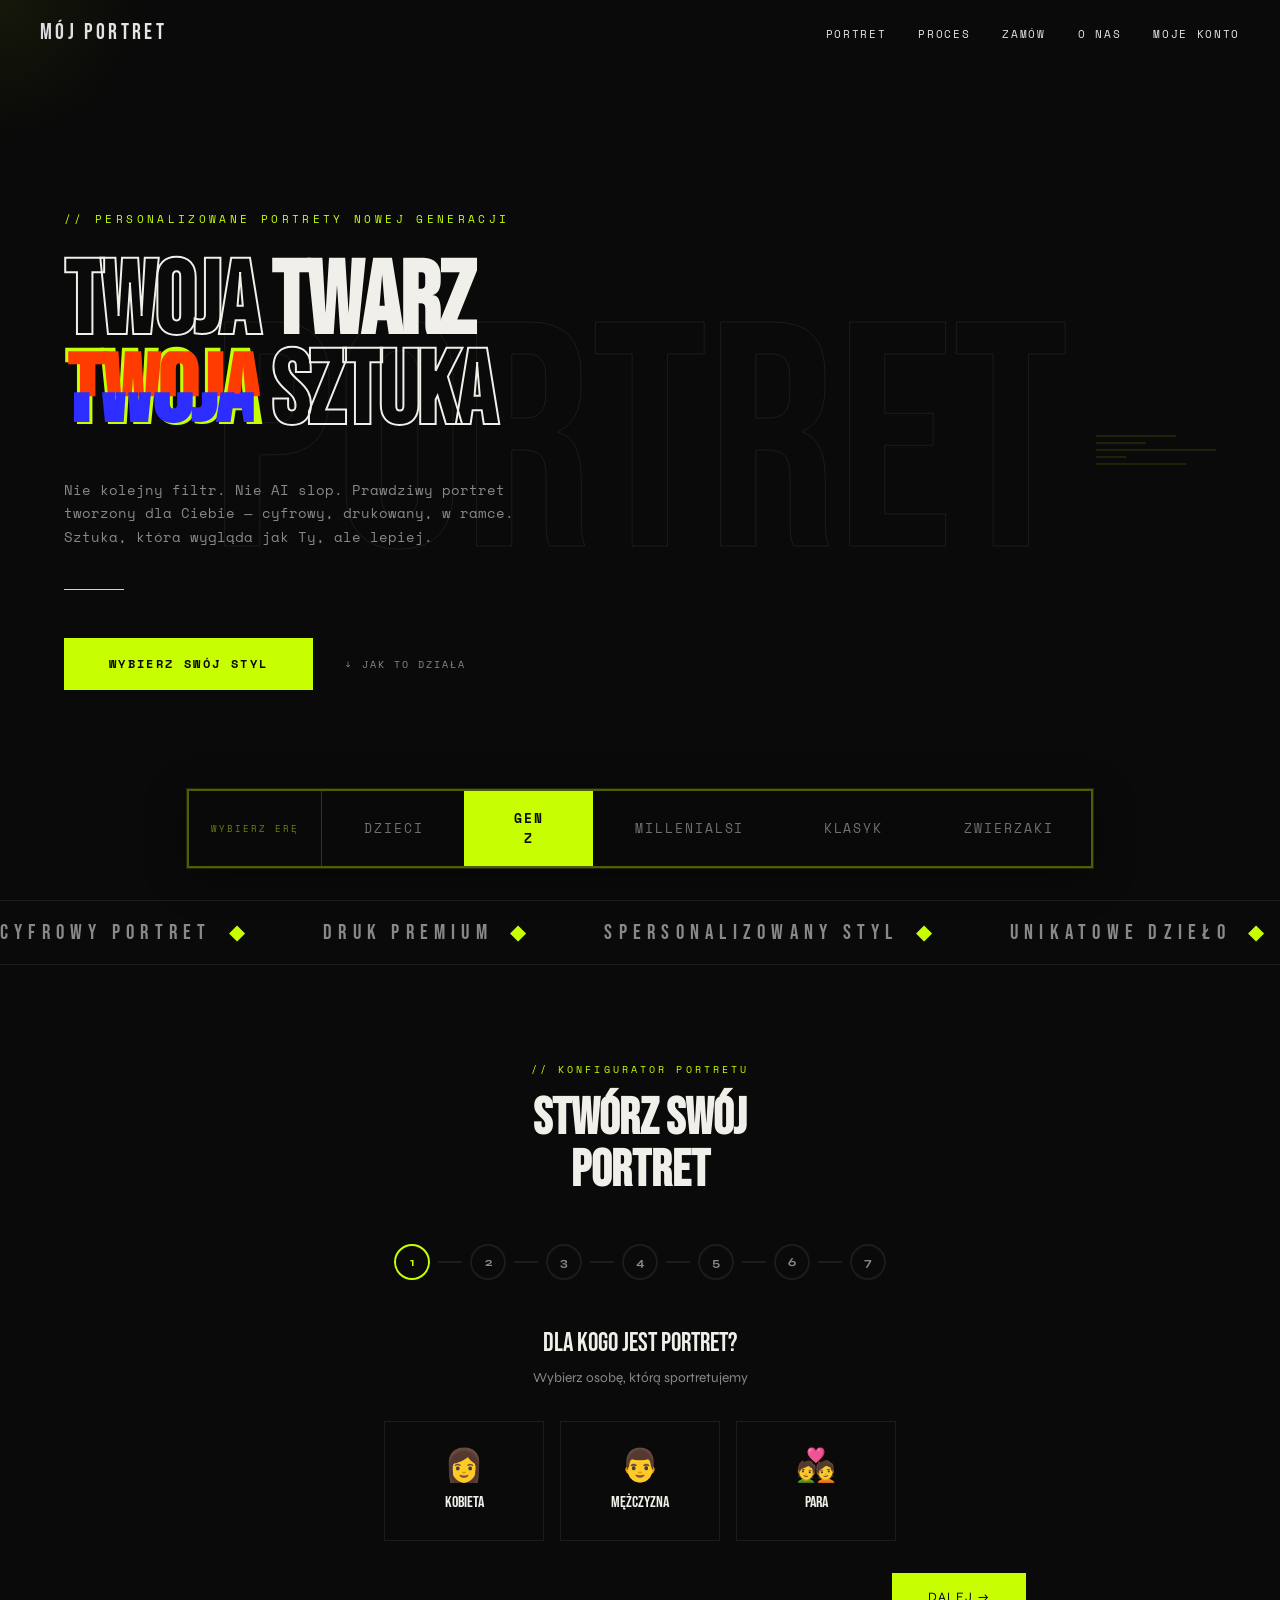
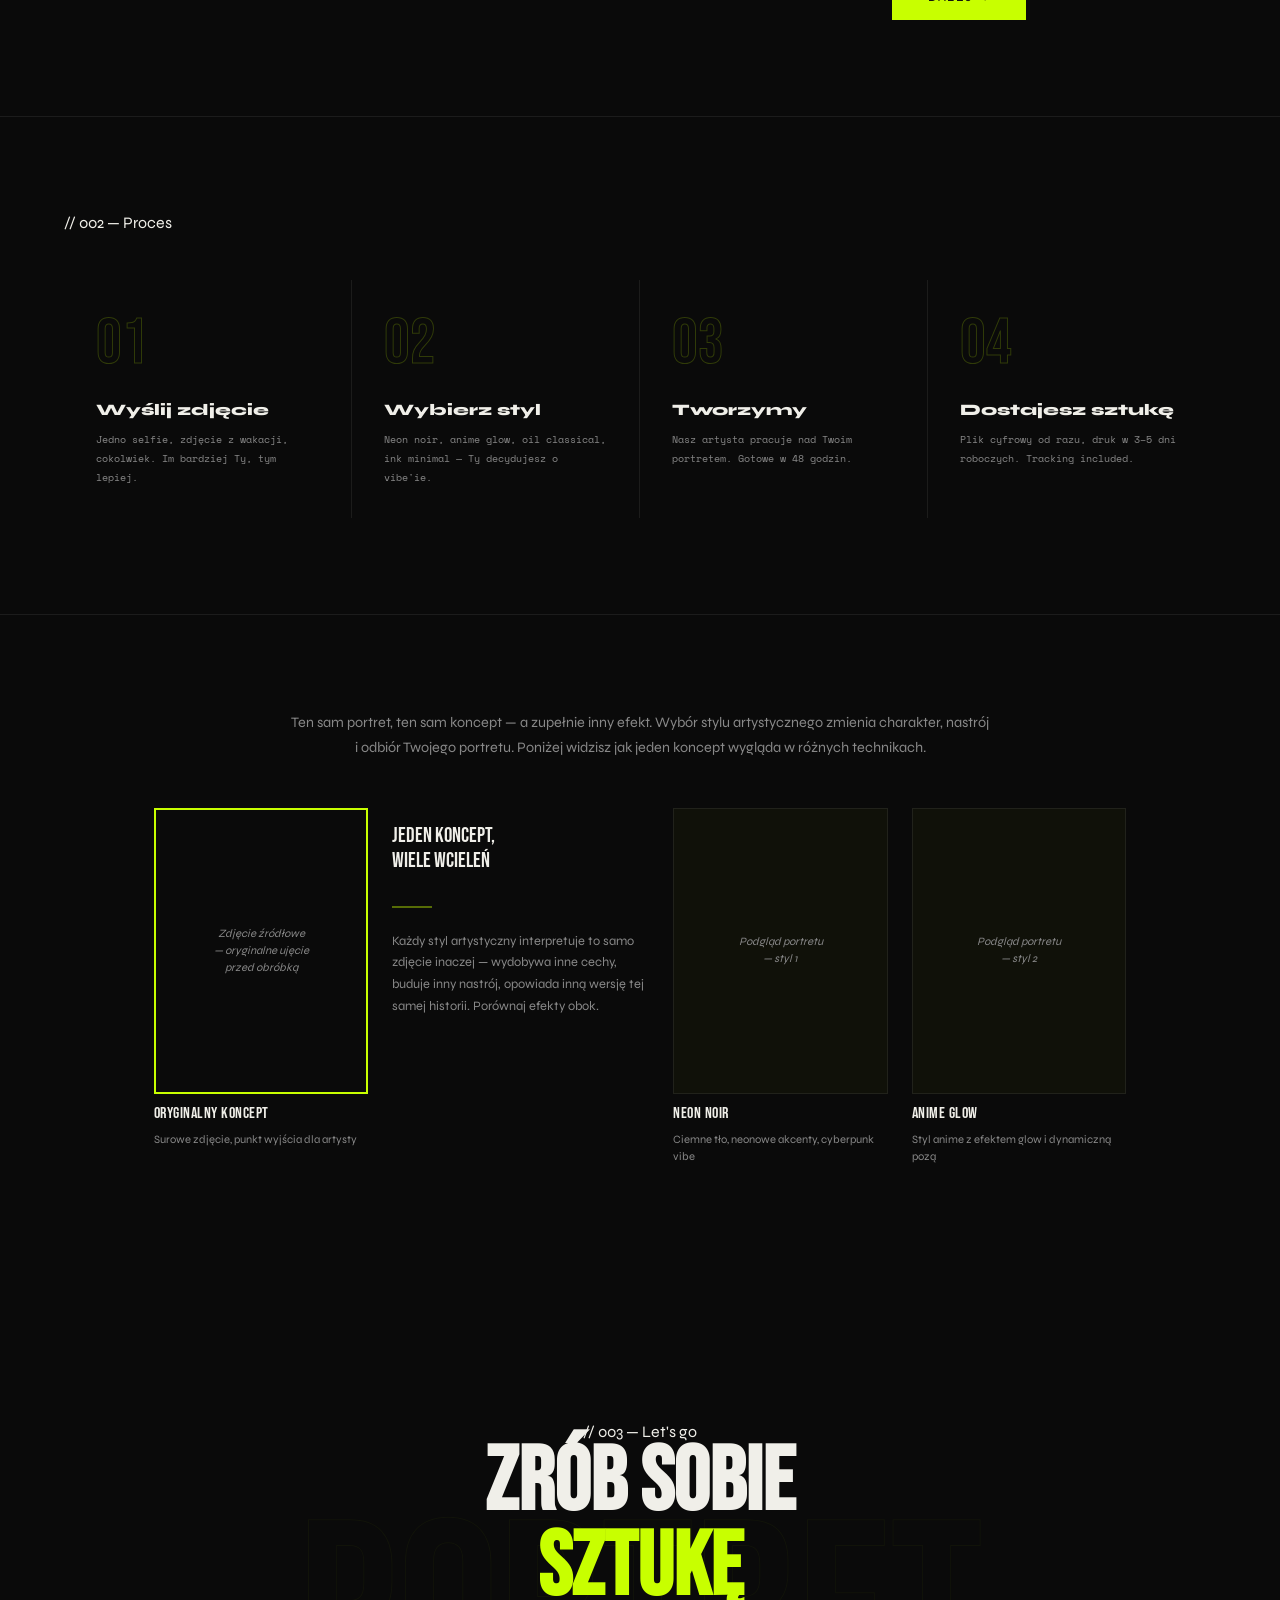
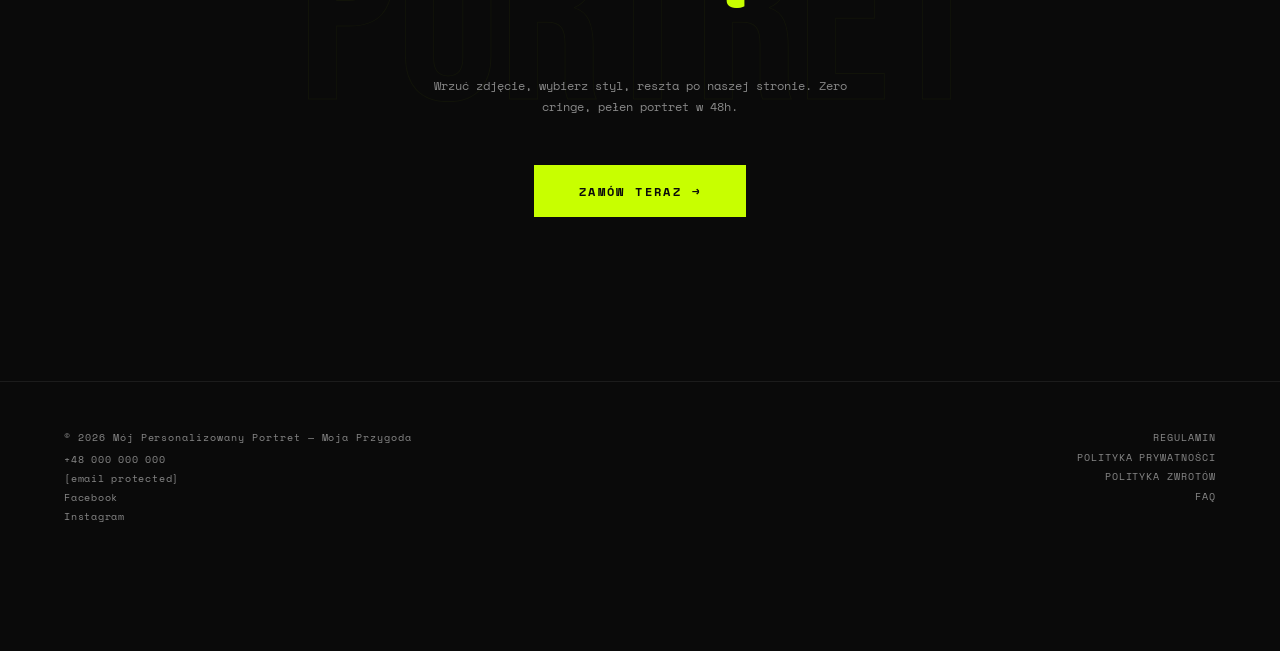
<file: index.html>
<!DOCTYPE html>
<html lang="pl">
<head>
<meta charset="UTF-8">
<meta name="viewport" content="width=device-width, initial-scale=1.0">
<title>Mój Personalizowany Portret</title>
<link href="https://fonts.googleapis.com/css2?family=Bebas+Neue&family=Space+Mono:ital,wght@0,400;0,700;1,400&family=Syne:wght@400;700;800&family=Playfair+Display:ital,wght@0,400;0,600;0,700;0,800;1,400;1,600&family=DM+Sans:ital,wght@0,300;0,400;0,500;1,300;1,400&family=Cormorant+Garamond:ital,wght@0,300;0,400;0,600;1,300;1,400&family=Bodoni+Moda:ital,wght@0,400;0,500;0,600;0,700;1,400;1,500;1,600&family=Lora:ital,wght@0,400;0,500;0,600;1,400;1,500&family=Fredoka+One&family=Nunito:wght@400;600;700;800&family=Lilita+One&family=Outfit:wght@300;400;500;600;700&display=swap" rel="stylesheet">
<link rel="stylesheet" href="style.css">
</head>
<body data-theme="genz">

<div class="cursor-glow" id="cursorGlow"></div>
<div class="mill-glow"></div>
<div class="mill-glow-2"></div>
<div class="klasyk-glow"></div>
<div class="transition-curtain" id="transitionCurtain"></div>

<!-- Balony dla motywu Dzieci -->
<div class="dzieci-balloons dzieci-balloons-left">
  <svg width="120" height="320" viewBox="0 0 120 320" fill="none" class="balloon-group" xmlns="http://www.w3.org/2000/svg">
    <ellipse cx="45" cy="60" rx="32" ry="40" fill="#E8896A" opacity=".7"/>
    <path d="M45 100Q42 108 45 115" stroke="#E8896A" stroke-width="1.5" fill="none"/>
    <path d="M45 115C40 150 50 200 42 280" stroke="#E8896A" stroke-width="1" fill="none" opacity=".4"/>
    <ellipse cx="85" cy="90" rx="25" ry="32" fill="#5BA3C9" opacity=".6"/>
    <path d="M85 122Q83 128 85 134" stroke="#5BA3C9" stroke-width="1.5" fill="none"/>
    <path d="M85 134C80 170 88 220 82 300" stroke="#5BA3C9" stroke-width="1" fill="none" opacity=".3"/>
    <ellipse cx="30" cy="140" rx="20" ry="26" fill="#F5D060" opacity=".5"/>
    <path d="M30 166Q28 172 30 177" stroke="#F5D060" stroke-width="1.5" fill="none"/>
    <path d="M30 177C26 210 34 250 28 320" stroke="#F5D060" stroke-width="1" fill="none" opacity=".3"/>
  </svg>
</div>
<div class="dzieci-balloons dzieci-balloons-right">
  <svg width="110" height="300" viewBox="0 0 110 300" fill="none" class="balloon-group-r" xmlns="http://www.w3.org/2000/svg">
    <ellipse cx="65" cy="55" rx="28" ry="36" fill="#8FD14F" opacity=".6"/>
    <path d="M65 91Q63 97 65 103" stroke="#8FD14F" stroke-width="1.5" fill="none"/>
    <path d="M65 103C60 140 68 200 62 280" stroke="#8FD14F" stroke-width="1" fill="none" opacity=".3"/>
    <ellipse cx="30" cy="100" rx="24" ry="30" fill="#E8896A" opacity=".5"/>
    <path d="M30 130Q28 136 30 141" stroke="#E8896A" stroke-width="1.5" fill="none"/>
    <path d="M30 141C26 180 34 230 28 300" stroke="#E8896A" stroke-width="1" fill="none" opacity=".3"/>
    <ellipse cx="80" cy="130" rx="22" ry="28" fill="#5BA3C9" opacity=".5"/>
    <path d="M80 158Q78 163 80 168" stroke="#5BA3C9" stroke-width="1.5" fill="none"/>
    <path d="M80 168C76 200 82 250 78 300" stroke="#5BA3C9" stroke-width="1" fill="none" opacity=".3"/>
  </svg>
</div>

<!-- Tab bar -->
<div class="tab-bar">
  <div class="tab-bar-label">Wybierz erę</div>
  <button class="tab-btn" data-tab="dzieci">Dzieci</button>
  <button class="tab-btn active" data-tab="genz">Gen Z</button>
  <button class="tab-btn" data-tab="millennial">Millenialsi</button>
  <button class="tab-btn" data-tab="klasyk">Klasyk</button>
  <button class="tab-btn" data-tab="zwierzaki">Zwierzaki</button>
</div>

<!-- Nav -->
<nav>
  <a href="#" class="nav-logo" id="navLogo">MÓJ PORTRET</a>
  <ul class="nav-links" id="navLinks">
    <li><a href="#formularz">Portret</a></li>
    <li><a href="#proces">Proces</a></li>
    <li><a href="#zamow">Zamów</a></li>
    <li><a href="o-nas.html">O nas</a></li>
    <li><a href="https://mojabajkowaprzygoda.pl/moje-konto/">Moje konto</a></li>
  </ul>
</nav>

<div class="page-content" id="pageContent">

  <!-- Hero -->
  <section class="hero" id="heroSection">
    <div class="hero-bg-text" id="heroBgText">PORTRET</div>
    <svg class="mill-ornament mill-ornament-1" viewBox="0 0 200 300" fill="none" xmlns="http://www.w3.org/2000/svg"><path d="M100 0C100 0 30 80 30 160C30 220 60 280 100 300C140 280 170 220 170 160C170 80 100 0 100 0Z" stroke="currentColor" stroke-width="1" fill="none"/><path d="M100 40L100 280" stroke="currentColor" stroke-width=".5"/><path d="M100 100C80 80 50 90 40 120" stroke="currentColor" stroke-width=".5" fill="none"/><path d="M100 140C120 120 150 130 160 160" stroke="currentColor" stroke-width=".5" fill="none"/><path d="M100 180C80 160 50 170 45 195" stroke="currentColor" stroke-width=".5" fill="none"/><path d="M100 220C120 200 145 210 155 230" stroke="currentColor" stroke-width=".5" fill="none"/></svg>
    <svg class="mill-ornament mill-ornament-2" viewBox="0 0 200 300" fill="none" xmlns="http://www.w3.org/2000/svg"><path d="M100 0C100 0 30 80 30 160C30 220 60 280 100 300C140 280 170 220 170 160C170 80 100 0 100 0Z" stroke="currentColor" stroke-width="1" fill="none"/><path d="M100 40L100 280" stroke="currentColor" stroke-width=".5"/><path d="M100 100C80 80 50 90 40 120" stroke="currentColor" stroke-width=".5" fill="none"/><path d="M100 140C120 120 150 130 160 160" stroke="currentColor" stroke-width=".5" fill="none"/></svg>
    <svg class="klasyk-corner klasyk-corner-tl" width="100" height="100" viewBox="0 0 100 100" fill="none"><path d="M2 98L2 2L98 2" stroke="currentColor" stroke-width=".5" fill="none"/><path d="M2 2L30 30" stroke="currentColor" stroke-width=".3" fill="none"/><circle cx="2" cy="2" r="3" fill="currentColor" opacity=".3"/><path d="M15 2L15 15L2 15" stroke="currentColor" stroke-width=".3" fill="none"/></svg>
    <svg class="klasyk-corner klasyk-corner-br" width="100" height="100" viewBox="0 0 100 100" fill="none"><path d="M2 98L2 2L98 2" stroke="currentColor" stroke-width=".5" fill="none"/><path d="M2 2L30 30" stroke="currentColor" stroke-width=".3" fill="none"/><circle cx="2" cy="2" r="3" fill="currentColor" opacity=".3"/><path d="M15 2L15 15L2 15" stroke="currentColor" stroke-width=".3" fill="none"/></svg>
    <div class="deco-lines"><div class="deco-line"></div><div class="deco-line"></div><div class="deco-line"></div><div class="deco-line"></div><div class="deco-line"></div></div>
    <p class="hero-tag animate-in" id="heroTag"></p>
    <h1 class="hero-title animate-in" id="heroTitle"></h1>
    <p class="hero-sub animate-in" id="heroSub"></p>
    <div class="hero-divider animate-in"></div>
    <div class="hero-cta-row animate-in" id="heroCtaRow">
      <a href="#formularz" class="btn-primary"><span id="ctaBtnText"></span></a>
      <a href="#proces" class="hero-scroll"><span class="arrow">↓</span> <span id="scrollText"></span></a>
    </div>
  </section>

  <!-- Marquee -->
  <div class="marquee-section"><div class="marquee-track" id="marqueeTrack"></div></div>

  <!-- Formularz -->
  <section class="form-section" id="formularz">
    <p class="section-label animate-in" id="formLabel"></p>
    <h2 class="section-title animate-in" id="formTitle"></h2>
    <div class="progress-bar" id="progressBar"></div>
    <div id="formSteps"></div>
    <div class="form-nav" id="formNav">
      <button class="form-nav-btn prev" id="prevBtn" disabled>← Wstecz</button>
      <button class="form-nav-btn next" id="nextBtn" disabled>Dalej →</button>
    </div>
  </section>

  <!-- Proces -->
  <section class="process" id="proces">
    <p class="section-label animate-in" id="processLabel" style="margin-bottom:3rem"></p>
    <div class="process-grid" id="processGrid"></div>
  </section>

  <!-- Porównanie stylów -->
  <section class="style-compare animate-in" id="styleCompare">
    <p class="sc-intro">Ten sam portret, ten sam koncept — a zupełnie inny efekt. Wybór stylu artystycznego zmienia charakter, nastrój i odbiór Twojego portretu. Poniżej widzisz jak jeden koncept wygląda w różnych technikach.</p>
    <div class="sc-grid">
      <div class="sc-item">
        <div class="sc-frame original"><div class="sc-frame-inner">Zdjęcie źródłowe<br>— oryginalne ujęcie<br>przed obróbką</div></div>
        <div class="sc-caption">Oryginalny koncept</div>
        <div class="sc-note">Surowe zdjęcie, punkt wyjścia dla artysty</div>
      </div>
      <div class="sc-item sc-text">
        <div class="sc-text-heading">Jeden koncept,<br>wiele wcieleń</div>
        <div class="sc-accent-line"></div>
        <div class="sc-text-body">Każdy styl artystyczny interpretuje to samo zdjęcie inaczej — wydobywa inne cechy, buduje inny nastrój, opowiada inną wersję tej samej historii. Porównaj efekty obok.</div>
      </div>
      <div class="sc-item" id="scStyle1">
        <div class="sc-frame styled"><div class="sc-frame-inner">Podgląd portretu<br>— styl 1</div></div>
        <div class="sc-caption" id="scStyle1Name">Line Art</div>
        <div class="sc-note" id="scStyle1Note">Precyzyjne kontury, płaskie wypełnienia, graficzna klarowność</div>
      </div>
      <div class="sc-item" id="scStyle2">
        <div class="sc-frame styled"><div class="sc-frame-inner">Podgląd portretu<br>— styl 2</div></div>
        <div class="sc-caption" id="scStyle2Name">Olej klasyczny</div>
        <div class="sc-note" id="scStyle2Note">Miękkie przejścia tonalne, bogata faktura, głębia światłocienia</div>
      </div>
    </div>
  </section>

  <!-- CTA -->
  <section class="cta-section" id="zamow">
    <p class="section-label animate-in" id="ctaLabel"></p>
    <h2 class="cta-headline animate-in" id="ctaHeadline"></h2>
    <div class="cta-divider"></div>
    <p class="cta-sub animate-in" id="ctaSub"></p>
    <a href="#formularz" class="btn-primary animate-in"><span id="ctaFinalBtn"></span></a>
  </section>

  <!-- Footer -->
  <footer>
    <div class="footer-left">
      <p class="footer-copy">© 2026 Mój Personalizowany Portret — Moja Przygoda</p>
      <div class="footer-contact">
        <span>+48 000 000 000</span>
        <span><a href="/cdn-cgi/l/email-protection" class="__cf_email__" data-cfemail="e98286879d88829da984868388999b93908e868d88c79985">[email&#160;protected]</a></span>
        <a href="#">Facebook</a>
        <a href="#">Instagram</a>
      </div>
    </div>
    <div class="footer-right">
      <a href="regulamin.html">Regulamin</a>
      <a href="polityka-prywatnosci.html">Polityka prywatności</a>
      <a href="polityka-zwrotow.html">Polityka zwrotów</a>
      <a href="faq.html">FAQ</a>
    </div>
    <div id="footerLinks" style="display:none"></div>
  </footer>

</div>

<!-- Kolejność ważna: najpierw dane, potem logika -->
<script src="data.js"></script>
<script src="form.js"></script>
<script src="theme.js"></script>
</body>
</html>
</file>
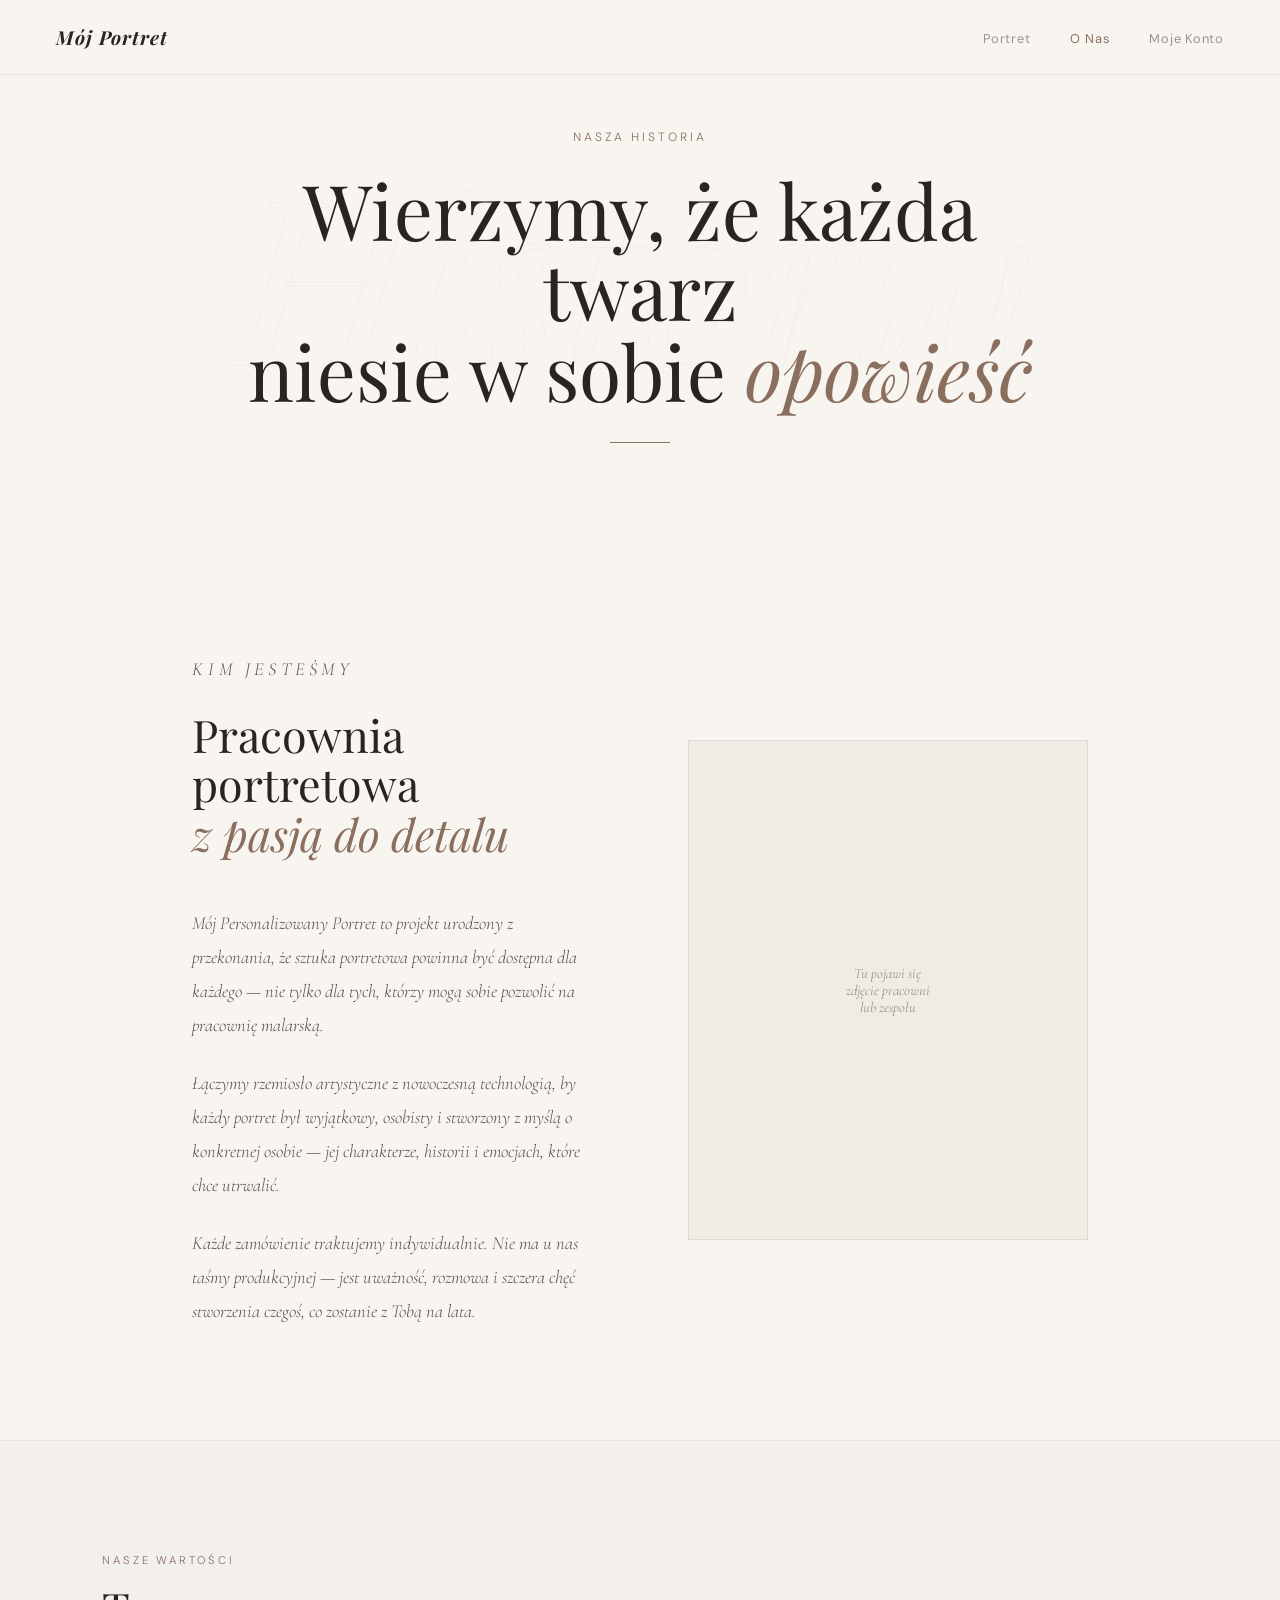
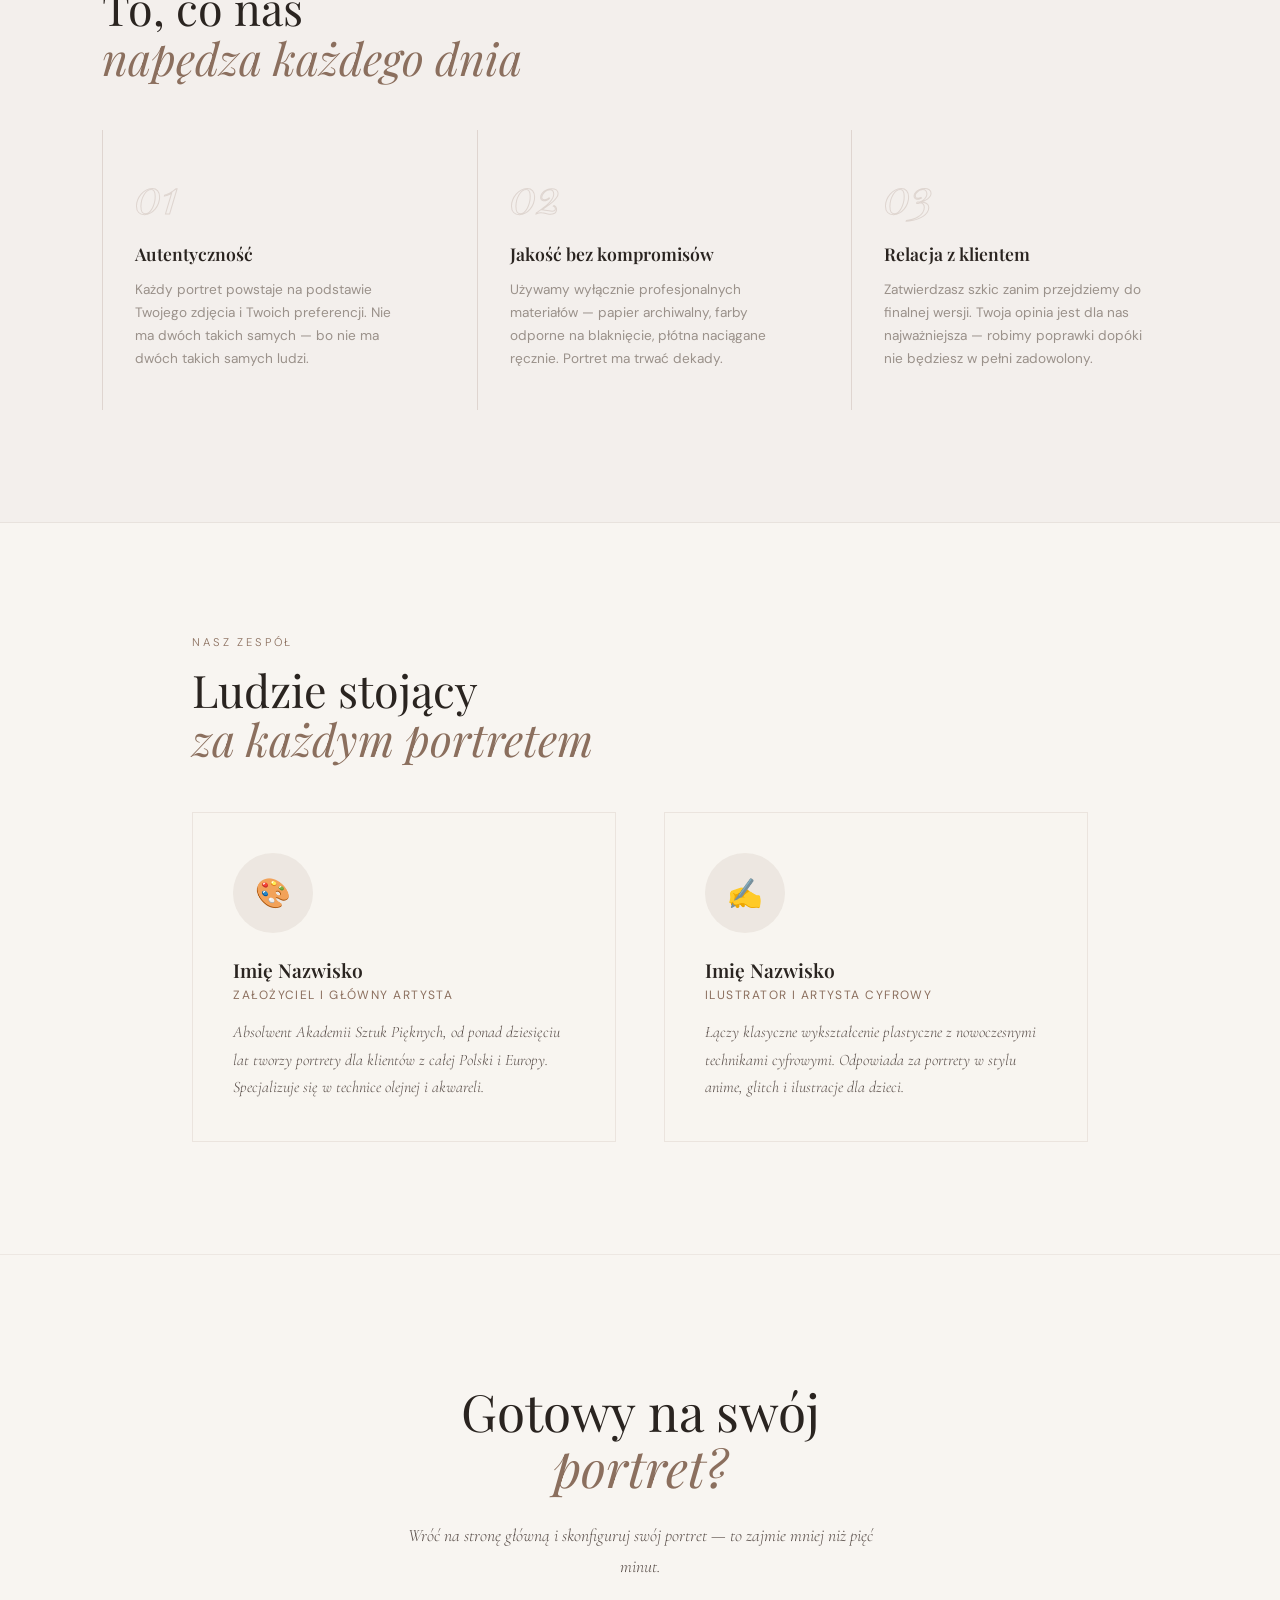
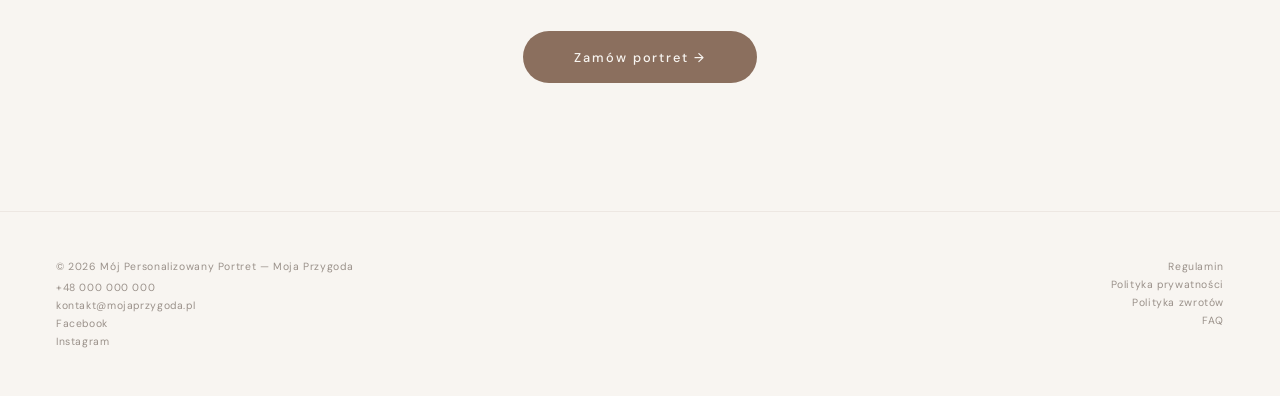
<file: o-nas.html>
<!DOCTYPE html>
<html lang="pl">
<head>
<meta charset="UTF-8">
<meta name="viewport" content="width=device-width, initial-scale=1.0">
<title>O nas — Mój Personalizowany Portret</title>
<link href="https://fonts.googleapis.com/css2?family=Playfair+Display:ital,wght@0,400;0,600;0,700;1,400;1,600&family=DM+Sans:ital,wght@0,300;0,400;0,500;1,300;1,400&family=Cormorant+Garamond:ital,wght@0,300;0,400;0,600;1,300;1,400&display=swap" rel="stylesheet">
<style>
*,*::before,*::after{margin:0;padding:0;box-sizing:border-box}
html{scroll-behavior:smooth}
body{background:#F8F5F1;color:#2A2420;font-family:'DM Sans',sans-serif;overflow-x:hidden}

nav{position:fixed;top:0;left:0;right:0;z-index:100;display:flex;justify-content:space-between;align-items:center;padding:1.5rem 3.5rem;background:rgba(248,245,241,.92);backdrop-filter:blur(20px);border-bottom:1px solid rgba(42,36,32,.08)}
.nav-logo{font-family:'Playfair Display',serif;font-size:1.2rem;letter-spacing:.05em;font-weight:700;font-style:italic;color:#2A2420;text-decoration:none}
.nav-links{display:flex;gap:2.5rem;list-style:none}
.nav-links a{font-family:'DM Sans',sans-serif;font-size:.8rem;letter-spacing:.06em;text-transform:capitalize;color:#9a918a;text-decoration:none;transition:color .3s}
.nav-links a:hover,.nav-links a.active{color:#8B6F5E}

.hero{min-height:60vh;display:flex;flex-direction:column;justify-content:center;align-items:center;text-align:center;padding:8rem 8vw 6rem;position:relative;overflow:hidden}
.hero-tag{font-family:'DM Sans',sans-serif;font-size:.75rem;letter-spacing:.25em;font-weight:300;color:#8B6F5E;margin-bottom:1.5rem;text-transform:uppercase}
.hero-title{font-family:'Playfair Display',serif;font-size:clamp(2.8rem,6vw,5.5rem);line-height:1.05;font-weight:400;max-width:800px;margin-bottom:2rem}
.hero-title em{font-style:italic;color:#8B6F5E}
.hero-divider{width:60px;height:1px;background:#8B6F5E;opacity:.4;margin:0 auto}
.hero-bg{position:absolute;font-family:'Playfair Display',serif;font-size:clamp(10rem,18vw,20rem);color:transparent;-webkit-text-stroke:1px rgba(139,111,94,.05);top:50%;left:50%;transform:translate(-50%,-50%);white-space:nowrap;pointer-events:none;font-style:italic}

.section{padding:7rem 8vw;max-width:1100px;margin:0 auto}
.section-label{font-family:'DM Sans',sans-serif;font-size:.7rem;text-transform:uppercase;letter-spacing:.25em;font-weight:300;color:#8B6F5E;margin-bottom:1rem}
.section-title{font-family:'Playfair Display',serif;font-size:clamp(1.8rem,3.5vw,3rem);line-height:1.1;font-weight:400;margin-bottom:3rem}
.section-title em{font-style:italic;color:#8B6F5E}

.two-col{display:grid;grid-template-columns:1fr 1fr;gap:6rem;align-items:center}
.two-col-text p{font-family:'Cormorant Garamond',serif;font-size:1.15rem;font-weight:300;font-style:italic;line-height:1.85;color:#5a4f4a;margin-bottom:1.5rem}
.two-col-text p:last-child{margin-bottom:0}
.two-col-image{aspect-ratio:4/5;background:rgba(139,111,94,.08);border:1px solid rgba(139,111,94,.15);display:flex;align-items:center;justify-content:center}
.two-col-image-inner{font-family:'Cormorant Garamond',serif;font-size:.9rem;color:#9a918a;font-style:italic;text-align:center;padding:2rem}

.values{padding:7rem 8vw;background:rgba(139,111,94,.04);border-top:1px solid rgba(139,111,94,.1);border-bottom:1px solid rgba(139,111,94,.1)}
.values-inner{max-width:1100px;margin:0 auto}
.values-grid{display:grid;grid-template-columns:repeat(3,1fr);gap:3rem;margin-top:3rem}
.value-item{padding:2.5rem 2rem;border-left:1px solid rgba(139,111,94,.2)}
.value-num{font-family:'Playfair Display',serif;font-size:3rem;color:transparent;-webkit-text-stroke:1px rgba(139,111,94,.2);line-height:1;margin-bottom:1.5rem;font-style:italic}
.value-title{font-family:'Playfair Display',serif;font-size:1.1rem;font-weight:600;margin-bottom:.8rem}
.value-desc{font-family:'DM Sans',sans-serif;font-size:.85rem;color:#9a918a;line-height:1.7}

.team{padding:7rem 8vw;max-width:1100px;margin:0 auto}
.team-grid{display:grid;grid-template-columns:repeat(2,1fr);gap:3rem;margin-top:3rem}
.team-card{padding:2.5rem;border:1px solid rgba(139,111,94,.12);background:rgba(248,245,241,.6)}
.team-avatar{width:80px;height:80px;border-radius:50%;background:rgba(139,111,94,.1);margin-bottom:1.5rem;display:flex;align-items:center;justify-content:center;font-size:1.8rem}
.team-name{font-family:'Playfair Display',serif;font-size:1.2rem;font-weight:600;margin-bottom:.3rem}
.team-role{font-family:'DM Sans',sans-serif;font-size:.75rem;letter-spacing:.12em;text-transform:uppercase;color:#8B6F5E;margin-bottom:1rem}
.team-desc{font-family:'Cormorant Garamond',serif;font-size:1rem;font-weight:300;font-style:italic;color:#5a4f4a;line-height:1.7}

.cta-section{padding:8rem 8vw;text-align:center;border-top:1px solid rgba(139,111,94,.1)}
.cta-title{font-family:'Playfair Display',serif;font-size:clamp(2rem,4vw,3.5rem);line-height:1.1;font-weight:400;margin-bottom:1.5rem}
.cta-title em{font-style:italic;color:#8B6F5E}
.cta-sub{font-family:'Cormorant Garamond',serif;font-size:1.1rem;font-weight:300;font-style:italic;color:#5a4f4a;max-width:500px;margin:0 auto 3rem;line-height:1.8}
.btn{font-family:'DM Sans',sans-serif;font-weight:500;letter-spacing:.15em;border-radius:50px;padding:1.1rem 3.2rem;background:#8B6F5E;color:#F8F5F1;border:none;cursor:pointer;text-decoration:none;display:inline-block;font-size:.8rem;transition:all .3s}
.btn:hover{background:#7a5f4e;transform:scale(1.03)}

footer{padding:3rem 3.5rem;border-top:1px solid rgba(139,111,94,.1);display:flex;justify-content:space-between;align-items:flex-start;flex-wrap:wrap;gap:2rem}
.footer-left{display:flex;flex-direction:column;gap:.5rem}
.footer-copy{font-family:'DM Sans',sans-serif;font-size:.65rem;color:#9a918a;letter-spacing:.06em}
.footer-contact{display:flex;flex-direction:column;gap:.3rem}
.footer-contact a,.footer-contact span{font-family:'DM Sans',sans-serif;font-size:.65rem;color:#9a918a;text-decoration:none;letter-spacing:.06em;transition:color .3s}
.footer-contact a:hover{color:#8B6F5E}
.footer-right{display:flex;flex-direction:column;gap:.3rem;text-align:right}
.footer-right a{font-family:'DM Sans',sans-serif;font-size:.65rem;color:#9a918a;text-decoration:none;letter-spacing:.06em;transition:color .3s}
.footer-right a:hover{color:#8B6F5E}

.animate-in{opacity:0;transform:translateY(30px);transition:opacity .8s,transform .8s}
.animate-in.shown{opacity:1;transform:translateY(0)}

@media(max-width:768px){
  nav{padding:1rem 1.5rem}
  .nav-links{display:none}
  .two-col{grid-template-columns:1fr;gap:3rem}
  .values-grid{grid-template-columns:1fr}
  .team-grid{grid-template-columns:1fr}
  .section{padding:4rem 5vw}
  .values{padding:4rem 5vw}
  .team{padding:4rem 5vw}
  .cta-section{padding:5rem 5vw}
  footer{flex-direction:column;text-align:center;padding:2rem 1.5rem}
  .footer-right{text-align:center}
  .footer-contact{align-items:center}
}
</style>
</head>
<body>

<nav>
  <a href="index.html" class="nav-logo">Mój Portret</a>
  <ul class="nav-links">
    <li><a href="index.html">Portret</a></li>
    <li><a href="o-nas.html" class="active">O nas</a></li>
    <li><a href="https://mojabajkowaprzygoda.pl/moje-konto/">Moje konto</a></li>
  </ul>
</nav>

<section class="hero">
  <div class="hero-bg">Historia</div>
  <p class="hero-tag animate-in">Nasza historia</p>
  <h1 class="hero-title animate-in">Wierzymy, że każda twarz<br>niesie w sobie <em>opowieść</em></h1>
  <div class="hero-divider animate-in"></div>
</section>

<section class="section">
  <div class="two-col">
    <div class="two-col-text animate-in">
      <p class="section-label">Kim jesteśmy</p>
      <h2 class="section-title">Pracownia portretowa<br><em>z pasją do detalu</em></h2>
      <p>Mój Personalizowany Portret to projekt urodzony z przekonania, że sztuka portretowa powinna być dostępna dla każdego — nie tylko dla tych, którzy mogą sobie pozwolić na pracownię malarską.</p>
      <p>Łączymy rzemiosło artystyczne z nowoczesną technologią, by każdy portret był wyjątkowy, osobisty i stworzony z myślą o konkretnej osobie — jej charakterze, historii i emocjach, które chce utrwalić.</p>
      <p>Każde zamówienie traktujemy indywidualnie. Nie ma u nas taśmy produkcyjnej — jest uważność, rozmowa i szczera chęć stworzenia czegoś, co zostanie z Tobą na lata.</p>
    </div>
    <div class="two-col-image animate-in">
      <div class="two-col-image-inner">Tu pojawi się<br>zdjęcie pracowni<br>lub zespołu</div>
    </div>
  </div>
</section>

<div class="values">
  <div class="values-inner">
    <p class="section-label animate-in">Nasze wartości</p>
    <h2 class="section-title animate-in">To, co nas<br><em>napędza każdego dnia</em></h2>
    <div class="values-grid">
      <div class="value-item animate-in">
        <div class="value-num">01</div>
        <h3 class="value-title">Autentyczność</h3>
        <p class="value-desc">Każdy portret powstaje na podstawie Twojego zdjęcia i Twoich preferencji. Nie ma dwóch takich samych — bo nie ma dwóch takich samych ludzi.</p>
      </div>
      <div class="value-item animate-in">
        <div class="value-num">02</div>
        <h3 class="value-title">Jakość bez kompromisów</h3>
        <p class="value-desc">Używamy wyłącznie profesjonalnych materiałów — papier archiwalny, farby odporne na blaknięcie, płótna naciągane ręcznie. Portret ma trwać dekady.</p>
      </div>
      <div class="value-item animate-in">
        <div class="value-num">03</div>
        <h3 class="value-title">Relacja z klientem</h3>
        <p class="value-desc">Zatwierdzasz szkic zanim przejdziemy do finalnej wersji. Twoja opinia jest dla nas najważniejsza — robimy poprawki dopóki nie będziesz w pełni zadowolony.</p>
      </div>
    </div>
  </div>
</div>

<section class="team">
  <p class="section-label animate-in">Nasz zespół</p>
  <h2 class="section-title animate-in">Ludzie stojący<br><em>za każdym portretem</em></h2>
  <div class="team-grid">
    <div class="team-card animate-in">
      <div class="team-avatar">🎨</div>
      <h3 class="team-name">Imię Nazwisko</h3>
      <p class="team-role">Założyciel i główny artysta</p>
      <p class="team-desc">Absolwent Akademii Sztuk Pięknych, od ponad dziesięciu lat tworzy portrety dla klientów z całej Polski i Europy. Specjalizuje się w technice olejnej i akwareli.</p>
    </div>
    <div class="team-card animate-in">
      <div class="team-avatar">✍️</div>
      <h3 class="team-name">Imię Nazwisko</h3>
      <p class="team-role">Ilustrator i artysta cyfrowy</p>
      <p class="team-desc">Łączy klasyczne wykształcenie plastyczne z nowoczesnymi technikami cyfrowymi. Odpowiada za portrety w stylu anime, glitch i ilustracje dla dzieci.</p>
    </div>
  </div>
</section>

<section class="cta-section">
  <h2 class="cta-title animate-in">Gotowy na swój<br><em>portret?</em></h2>
  <p class="cta-sub animate-in">Wróć na stronę główną i skonfiguruj swój portret — to zajmie mniej niż pięć minut.</p>
  <a href="index.html" class="btn animate-in">Zamów portret →</a>
</section>

<footer>
  <div class="footer-left">
    <p class="footer-copy">© 2026 Mój Personalizowany Portret — Moja Przygoda</p>
    <div class="footer-contact">
      <span>+48 000 000 000</span>
      <span>kontakt@mojaprzygoda.pl</span>
      <a href="#">Facebook</a>
      <a href="#">Instagram</a>
    </div>
  </div>
  <div class="footer-right">
    <a href="regulamin.html">Regulamin</a>
    <a href="polityka-prywatnosci.html">Polityka prywatności</a>
    <a href="polityka-zwrotow.html">Polityka zwrotów</a>
    <a href="faq.html">FAQ</a>
  </div>
</footer>

<script>
const observer = new IntersectionObserver(entries => {
  entries.forEach(e => {
    if (e.isIntersecting) { e.target.classList.add('shown'); observer.unobserve(e.target); }
  });
}, {threshold:.1});
document.querySelectorAll('.animate-in').forEach(el => observer.observe(el));
</script>
</body>
</html>
</file>
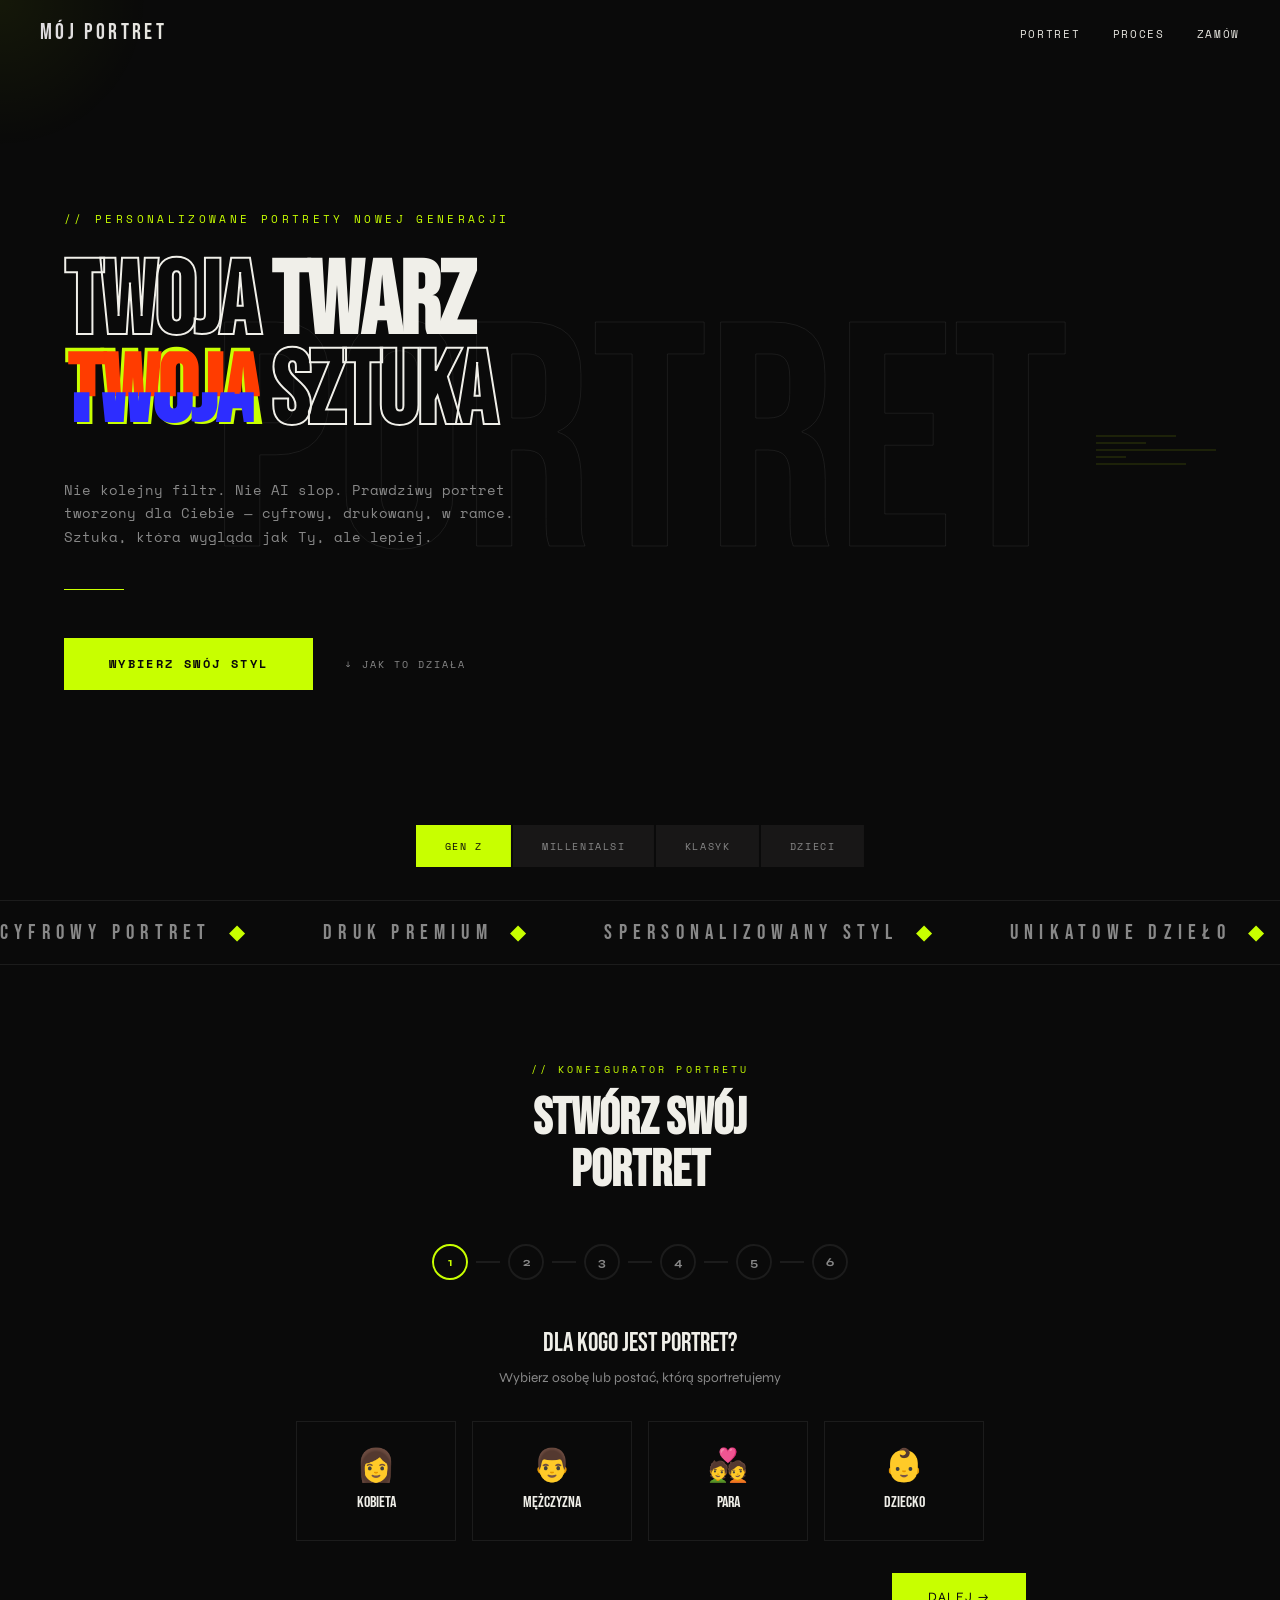
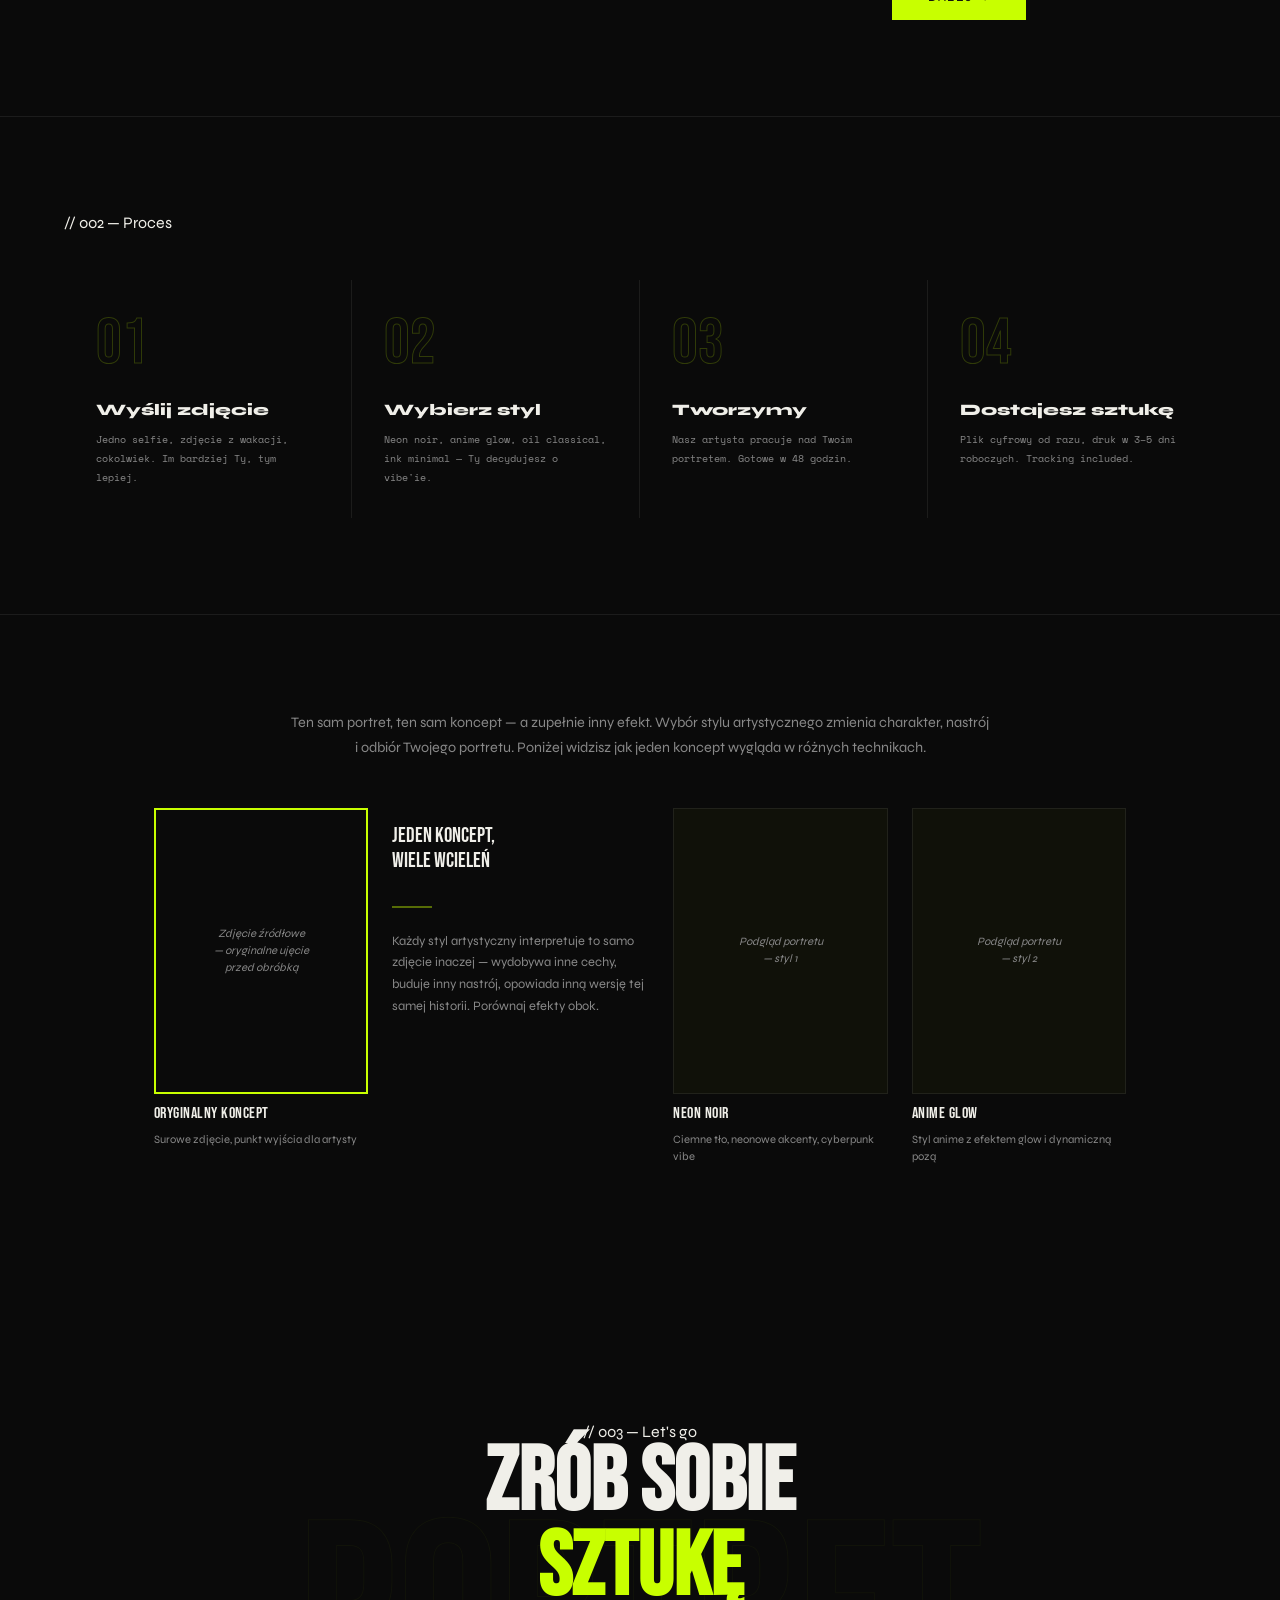
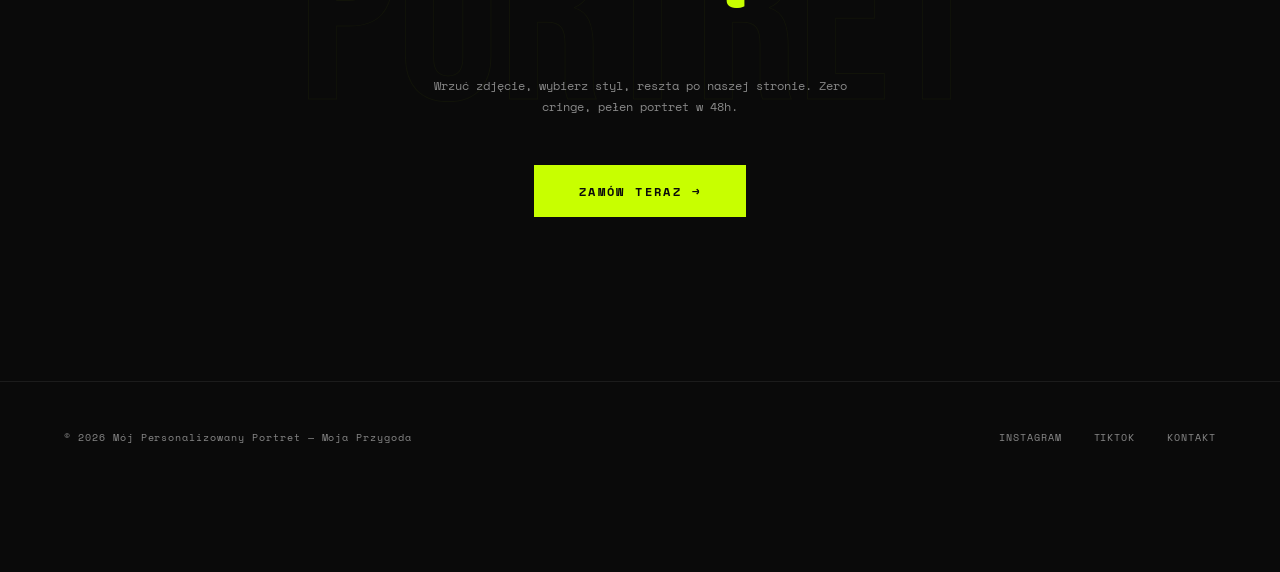
<file: stronka mobile test.html>
<!DOCTYPE html>
<html lang="pl">
<head>
<meta charset="UTF-8">
<meta name="viewport" content="width=device-width, initial-scale=1.0">
<title>Mój Personalizowany Portret</title>
<link href="https://fonts.googleapis.com/css2?family=Bebas+Neue&family=Space+Mono:ital,wght@0,400;0,700;1,400&family=Syne:wght@400;700;800&family=Playfair+Display:ital,wght@0,400;0,600;0,700;0,800;1,400;1,600&family=DM+Sans:ital,wght@0,300;0,400;0,500;1,300;1,400&family=Cormorant+Garamond:ital,wght@0,300;0,400;0,600;1,300;1,400&family=Bodoni+Moda:ital,wght@0,400;0,500;0,600;0,700;1,400;1,500;1,600&family=Lora:ital,wght@0,400;0,500;0,600;1,400;1,500&family=Fredoka+One&family=Nunito:wght@400;600;700;800&display=swap" rel="stylesheet">
<style>
*,*::before,*::after{margin:0;padding:0;box-sizing:border-box}
  :root {
    --bg: #0a0a0a; --fg: #f0efe9; --accent: #c8ff00; --accent2: #ff3c00; --accent3: #2d2dff;
    --muted: #888; --border: rgba(240,239,233,0.08); --card-hover-bg: rgba(200,255,0,0.03);
    --display-font: 'Bebas Neue', sans-serif; --body-font: 'Syne', sans-serif;
    --mono-font: 'Space Mono', monospace; --cursor: crosshair; --nav-blend: difference;
    --grain-opacity: 0.04; --scrollbar-track: #0a0a0a; --scrollbar-thumb: #c8ff00;
    --selection-bg: #c8ff00; --selection-fg: #0a0a0a;
  }
  [data-theme="millennial"] {
    --bg: #f7f3ed; --fg: #2a2520; --accent: #c4643a; --accent2: #3d6b5e; --accent3: #b8956a;
    --muted: #9a918a; --border: rgba(42,37,32,0.1); --card-hover-bg: rgba(196,100,58,0.04);
    --display-font: 'Playfair Display', serif; --body-font: 'DM Sans', sans-serif;
    --mono-font: 'Cormorant Garamond', serif; --cursor: default; --nav-blend: normal;
    --grain-opacity: 0.025; --scrollbar-track: #f7f3ed; --scrollbar-thumb: #c4643a;
    --selection-bg: #c4643a; --selection-fg: #f7f3ed;
  }
  [data-theme="klasyk"] {
    --bg: #F2F0E8; --fg: #363020; --accent: #7D2E46; --accent2: #C7C7A6; --accent3: #605C4E;
    --muted: #605C4E; --border: rgba(54,48,32,0.12); --card-hover-bg: rgba(125,46,70,0.04);
    --display-font: 'Bodoni Moda', serif; --body-font: 'Lora', serif;
    --mono-font: 'Lora', serif; --cursor: default; --nav-blend: normal;
    --grain-opacity: 0.02; --scrollbar-track: #F2F0E8; --scrollbar-thumb: #7D2E46;
    --selection-bg: #7D2E46; --selection-fg: #F2F0E8;
  }
  [data-theme="dzieci"] {
    --bg: #EAFFDA; --fg: #4A6B2A; --accent: #E8896A; --accent2: #5BA3C9; --accent3: #F5D060;
    --muted: #6A9940; --border: rgba(74,107,42,0.12); --card-hover-bg: rgba(232,137,106,0.06);
    --display-font: 'Fredoka One', cursive; --body-font: 'Nunito', sans-serif;
    --mono-font: 'Nunito', sans-serif; --cursor: default; --nav-blend: normal;
    --grain-opacity: 0; --scrollbar-track: #EAFFDA; --scrollbar-thumb: #8FD14F;
    --selection-bg: #E8896A; --selection-fg: #EAFFDA;
  }
  ::selection { background: var(--selection-bg); color: var(--selection-fg); }
  html { scroll-behavior: smooth; overflow-x: hidden; }
  body { background: var(--bg); color: var(--fg); font-family: var(--body-font); overflow-x: hidden; cursor: var(--cursor); transition: background 0.8s ease, color 0.6s ease; }
  body::after { content:''; position:fixed; inset:0; background-image:url("data:image/svg+xml,%3Csvg viewBox='0 0 256 256' xmlns='http://www.w3.org/2000/svg'%3E%3Cfilter id='noise'%3E%3CfeTurbulence type='fractalNoise' baseFrequency='0.9' numOctaves='4' stitchTiles='stitch'/%3E%3C/filter%3E%3Crect width='100%25' height='100%25' filter='url(%23noise)' opacity='0.04'/%3E%3C/svg%3E"); pointer-events:none; z-index:9999; opacity:var(--grain-opacity); }
  ::-webkit-scrollbar{width:6px} ::-webkit-scrollbar-track{background:var(--scrollbar-track)} ::-webkit-scrollbar-thumb{background:var(--scrollbar-thumb);border-radius:3px}

  .transition-curtain{position:fixed;inset:0;z-index:10000;pointer-events:none;overflow:hidden}
  .curtain-panel{position:absolute;top:0;width:100%;height:100%}
  .curtain-panel-1{background:#c4643a;z-index:3} .curtain-panel-2{background:#3d6b5e;z-index:2} .curtain-panel-3{background:#f7f3ed;z-index:1}
  .curtain-genz-1{background:#c8ff00;z-index:3} .curtain-genz-2{background:#ff3c00;z-index:2} .curtain-genz-3{background:#0a0a0a;z-index:1}
  .curtain-klasyk-left{background:#7D2E46;z-index:4;width:50%;left:0;height:100%} .curtain-klasyk-right{background:#7D2E46;z-index:4;width:50%;right:0;left:auto;height:100%}
  .curtain-klasyk-gold{z-index:5;width:4px;left:50%;height:100%;transform:translateX(-50%) scaleY(0);background:linear-gradient(180deg,transparent,#F2F0E8 20%,#F2F0E8 80%,transparent)}
  .curtain-dzieci-sky{background:#EAFFDA;z-index:3;width:100%;height:100%}
  .curtain-dzieci-kite{z-index:6;position:absolute;top:50%;left:50%;width:220px;height:220px;transform:translate(-50%,-50%) scale(0) rotate(-15deg);transform-origin:center}

  .tab-bar{position:fixed;bottom:2rem;left:50%;transform:translateX(-50%);z-index:200;display:flex;gap:2px;overflow:hidden;transition:border-radius .6s,gap .6s,box-shadow .6s,border-color .6s;border:1px solid transparent}
  [data-theme="millennial"] .tab-bar{border-radius:40px;gap:0;box-shadow:0 8px 40px rgba(42,37,32,.15)}
  [data-theme="klasyk"] .tab-bar{border-radius:0;gap:0;border:1px solid rgba(125,46,70,.25);box-shadow:0 4px 30px rgba(0,0,0,.1);background:rgba(242,240,232,.9);backdrop-filter:blur(12px)}
  [data-theme="dzieci"] .tab-bar{border-radius:40px;gap:0;box-shadow:0 6px 30px rgba(74,107,42,.15);background:rgba(255,255,255,.85);backdrop-filter:blur(12px)}
  .tab-btn{font-family:'Space Mono',monospace;font-size:.65rem;letter-spacing:.15em;text-transform:uppercase;padding:.8rem 1.8rem;border:none;cursor:pointer;transition:all .4s;background:rgba(240,239,233,.06);color:#888}
  [data-theme="millennial"] .tab-btn{background:rgba(42,37,32,.04);font-family:'DM Sans',sans-serif;font-size:.7rem;letter-spacing:.08em;padding:.9rem 2rem;border-radius:40px}
  [data-theme="klasyk"] .tab-btn{background:transparent;font-family:'Lora',serif;font-size:.75rem;letter-spacing:.1em;padding:.9rem 2rem;border-radius:0;color:#605C4E;text-transform:none}
  [data-theme="dzieci"] .tab-btn{background:rgba(143,209,79,.08);font-family:'Nunito',sans-serif;font-size:.75rem;font-weight:700;letter-spacing:.05em;padding:.8rem 1.6rem;border-radius:40px;color:#6A9940;text-transform:none}
  .tab-btn.active{background:var(--accent);color:var(--bg)}
  [data-theme="klasyk"] .tab-btn.active{background:var(--accent);color:#F2F0E8}
  [data-theme="dzieci"] .tab-btn.active{background:var(--accent);color:#fff}
  .tab-btn:not(.active):hover{background:rgba(240,239,233,.12);color:var(--fg)}
  [data-theme="millennial"] .tab-btn:not(.active):hover{background:rgba(42,37,32,.08)}
  [data-theme="klasyk"] .tab-btn:not(.active):hover{background:rgba(125,46,70,.08);color:#7D2E46}
  [data-theme="dzieci"] .tab-btn:not(.active):hover{background:rgba(143,209,79,.15);color:#4A6B2A}

  nav{position:fixed;top:0;left:0;right:0;z-index:100;display:flex;justify-content:space-between;align-items:center;padding:1.2rem 2.5rem;mix-blend-mode:var(--nav-blend);transition:padding .6s,background .6s,border-color .6s;border-bottom:1px solid transparent}
  [data-theme="millennial"] nav{padding:1.5rem 3.5rem;border-bottom-color:var(--border);background:rgba(247,243,237,.85);backdrop-filter:blur(20px)}
  [data-theme="klasyk"] nav{padding:1.8rem 4rem;border-bottom-color:var(--border);background:rgba(242,240,232,.92);backdrop-filter:blur(20px)}
  [data-theme="dzieci"] nav{padding:1.2rem 2.5rem;border-bottom-color:rgba(143,209,79,.2);background:rgba(234,255,218,.88);backdrop-filter:blur(16px)}
  .nav-logo{font-family:var(--display-font);font-size:1.4rem;letter-spacing:.15em;color:var(--fg);text-decoration:none;transition:all .6s}
  [data-theme="millennial"] .nav-logo{font-size:1.2rem;letter-spacing:.05em;font-weight:700;font-style:italic}
  [data-theme="klasyk"] .nav-logo{font-size:1.3rem;letter-spacing:.2em;font-weight:400}
  [data-theme="dzieci"] .nav-logo{font-size:1.5rem;letter-spacing:.05em}
  .nav-links{display:flex;gap:2rem;list-style:none}
  [data-theme="millennial"] .nav-links{gap:2.5rem} [data-theme="klasyk"] .nav-links{gap:3rem}
  .nav-links a{font-family:var(--mono-font);font-size:.7rem;text-transform:uppercase;letter-spacing:.15em;color:var(--fg);text-decoration:none;position:relative;transition:all .4s}
  [data-theme="millennial"] .nav-links a{font-family:'DM Sans',sans-serif;font-size:.8rem;letter-spacing:.06em;text-transform:capitalize;color:var(--muted)}
  [data-theme="klasyk"] .nav-links a{font-family:'Lora',serif;font-size:.85rem;letter-spacing:.08em;text-transform:none;color:var(--muted)}
  [data-theme="dzieci"] .nav-links a{font-family:'Nunito',sans-serif;font-size:.85rem;font-weight:700;letter-spacing:.04em;text-transform:none;color:var(--muted)}
  [data-theme="millennial"] .nav-links a:hover,[data-theme="klasyk"] .nav-links a:hover,[data-theme="dzieci"] .nav-links a:hover{color:var(--accent)}
  .nav-links a::after{content:'';position:absolute;bottom:-4px;left:0;width:0;height:2px;background:var(--accent);transition:width .3s}
  .nav-links a:hover::after{width:100%}
  [data-theme="millennial"] .nav-links a::after{height:1px;bottom:-6px}
  [data-theme="klasyk"] .nav-links a::after{height:1px;bottom:-6px}
  [data-theme="dzieci"] .nav-links a::after{height:3px;border-radius:2px;bottom:-6px}
  .page-content{opacity:1;transition:opacity .3s} .page-content.hiding{opacity:0}

  .hero{min-height:100vh;display:flex;flex-direction:column;justify-content:center;padding:0 5vw;position:relative;overflow:hidden}
  [data-theme="millennial"] .hero{align-items:center;text-align:center;padding:0 8vw}
  [data-theme="klasyk"] .hero{align-items:center;text-align:center;padding:0 10vw}
  [data-theme="dzieci"] .hero{align-items:center;text-align:center;padding:0 6vw}
  .hero-bg-text{position:absolute;font-family:var(--display-font);font-size:clamp(15rem,25vw,30rem);color:transparent;-webkit-text-stroke:1px var(--border);line-height:.85;top:50%;left:50%;transform:translate(-50%,-50%);white-space:nowrap;pointer-events:none;user-select:none}
  [data-theme="millennial"] .hero-bg-text{font-style:italic}
  [data-theme="klasyk"] .hero-bg-text{font-style:italic;-webkit-text-stroke:1px rgba(125,46,70,.05);font-size:clamp(12rem,22vw,26rem)}
  [data-theme="dzieci"] .hero-bg-text{-webkit-text-stroke:1px rgba(143,209,79,.1);font-size:clamp(10rem,20vw,22rem)}
  .hero-tag{font-family:var(--mono-font);font-size:.7rem;text-transform:uppercase;letter-spacing:.3em;color:var(--accent);margin-bottom:2rem}
  [data-theme="millennial"] .hero-tag{font-family:'DM Sans',sans-serif;font-size:.75rem;letter-spacing:.25em;font-weight:300}
  [data-theme="klasyk"] .hero-tag{font-family:'Lora',serif;font-size:.9rem;letter-spacing:.25em;font-weight:400;font-style:italic;text-transform:none}
  [data-theme="dzieci"] .hero-tag{font-family:'Nunito',sans-serif;font-size:.9rem;font-weight:700;letter-spacing:.15em;text-transform:none}
  .hero-title{font-family:var(--display-font);font-size:clamp(3rem,8vw,6.5rem);line-height:.88;letter-spacing:-.02em;max-width:90vw}
  [data-theme="millennial"] .hero-title{font-size:clamp(2.6rem,7vw,6rem);line-height:1.05;font-weight:400}
  [data-theme="klasyk"] .hero-title{font-size:clamp(2.4rem,6vw,5.2rem);line-height:1.1;font-weight:400;letter-spacing:.02em}
  [data-theme="dzieci"] .hero-title{font-size:clamp(2.8rem,8vw,6rem);line-height:1.15;letter-spacing:0}
  .hero-title .stroke{color:transparent;-webkit-text-stroke:2px var(--fg)}
  [data-theme="millennial"] .hero-title .stroke{-webkit-text-stroke-width:1.5px}
  [data-theme="klasyk"] .hero-title .stroke{-webkit-text-stroke:1px var(--fg)}
  [data-theme="dzieci"] .hero-title .stroke{color:var(--accent2);-webkit-text-stroke:0}
  .hero-title .accent{color:var(--accent);position:relative;display:inline-block}
  [data-theme="millennial"] .hero-title .accent{font-style:italic}
  [data-theme="klasyk"] .hero-title .accent{font-style:italic}
  .hero-title .accent::before{content:attr(data-text);position:absolute;left:3px;top:2px;color:var(--accent2);clip-path:inset(0 0 50% 0);animation:glitch1 3s infinite}
  .hero-title .accent::after{content:attr(data-text);position:absolute;left:-3px;top:-2px;color:var(--accent3);clip-path:inset(50% 0 0 0);animation:glitch2 3s infinite}
  [data-theme="millennial"] .hero-title .accent::before,[data-theme="millennial"] .hero-title .accent::after{display:none}
  [data-theme="klasyk"] .hero-title .accent::before,[data-theme="klasyk"] .hero-title .accent::after{display:none}
  [data-theme="dzieci"] .hero-title .accent::before,[data-theme="dzieci"] .hero-title .accent::after{display:none}
  .hero-sub{margin-top:2.5rem;font-family:var(--mono-font);font-size:.85rem;color:var(--muted);max-width:500px;line-height:1.7}
  [data-theme="millennial"] .hero-sub{font-family:'Cormorant Garamond',serif;font-size:1.15rem;font-weight:300;font-style:italic;max-width:550px;line-height:1.8}
  [data-theme="klasyk"] .hero-sub{font-family:'Lora',serif;font-size:1.1rem;font-weight:400;font-style:italic;max-width:580px;line-height:1.9;margin-top:3rem}
  [data-theme="dzieci"] .hero-sub{font-family:'Nunito',sans-serif;font-size:1.1rem;font-weight:600;max-width:550px;line-height:1.8}
  .hero-divider{width:60px;height:1px;background:var(--accent);margin-top:2.5rem;opacity:0;transition:opacity .8s}
  [data-theme="klasyk"] .hero-divider{opacity:.5}
  .hero-cta-row{margin-top:3rem;display:flex;align-items:center;gap:2rem}
  [data-theme="millennial"] .hero-cta-row{justify-content:center}
  [data-theme="klasyk"] .hero-cta-row{justify-content:center;margin-top:2.5rem}
  [data-theme="dzieci"] .hero-cta-row{justify-content:center}
  .btn-primary{font-family:var(--mono-font);font-size:.75rem;font-weight:700;text-transform:uppercase;letter-spacing:.2em;padding:1.1rem 2.8rem;background:var(--accent);color:var(--bg);border:none;cursor:pointer;position:relative;overflow:hidden;transition:transform .2s,background .4s;text-decoration:none;display:inline-block}
  [data-theme="millennial"] .btn-primary{font-family:'DM Sans',sans-serif;font-weight:500;letter-spacing:.15em;border-radius:50px;padding:1.1rem 3.2rem}
  [data-theme="klasyk"] .btn-primary{font-family:'Lora',serif;font-weight:500;font-size:.85rem;letter-spacing:.15em;border-radius:0;padding:1.2rem 3.5rem;text-transform:none;border:1px solid var(--accent);background:transparent;color:var(--accent)}
  [data-theme="dzieci"] .btn-primary{font-family:'Nunito',sans-serif;font-weight:800;font-size:.9rem;letter-spacing:.08em;border-radius:50px;padding:1.1rem 3rem;text-transform:none;color:#fff;box-shadow:0 6px 20px rgba(232,137,106,.3)}
  .btn-primary:hover{transform:scale(1.03)}
  [data-theme="klasyk"] .btn-primary:hover{background:var(--accent);color:#F2F0E8;transform:none}
  [data-theme="dzieci"] .btn-primary:hover{transform:scale(1.06);box-shadow:0 8px 28px rgba(232,137,106,.4)}
  .btn-primary::before{content:'';position:absolute;inset:0;background:var(--accent2);transform:translateX(-101%);transition:transform .35s}
  [data-theme="millennial"] .btn-primary::before{border-radius:50px}
  [data-theme="klasyk"] .btn-primary::before{display:none}
  [data-theme="dzieci"] .btn-primary::before{border-radius:50px;background:#5BA3C9}
  .btn-primary:hover::before{transform:translateX(0)}
  .btn-primary span{position:relative;z-index:1}
  .btn-primary:hover span{color:var(--fg)}
  [data-theme="millennial"] .btn-primary:hover span{color:#f7f3ed}
  [data-theme="klasyk"] .btn-primary:hover span{color:#F2F0E8}
  [data-theme="dzieci"] .btn-primary:hover span{color:#fff}
  .hero-scroll{font-family:var(--mono-font);font-size:.65rem;letter-spacing:.2em;text-transform:uppercase;color:var(--muted);text-decoration:none;display:flex;align-items:center;gap:.5rem}
  [data-theme="millennial"] .hero-scroll{font-family:'DM Sans',sans-serif;letter-spacing:.12em;font-size:.7rem}
  [data-theme="klasyk"] .hero-scroll{font-family:'Lora',serif;letter-spacing:.1em;font-size:.8rem;text-transform:none;font-style:italic}
  [data-theme="dzieci"] .hero-scroll{font-family:'Nunito',sans-serif;letter-spacing:.08em;font-size:.8rem;font-weight:700;text-transform:none}
  .hero-scroll .arrow{display:inline-block;animation:bounce 1.5s ease infinite}

  .marquee-section{border-top:1px solid var(--border);border-bottom:1px solid var(--border);padding:1.2rem 0;overflow:hidden;white-space:nowrap}
  [data-theme="klasyk"] .marquee-section{padding:1.5rem 0}
  [data-theme="dzieci"] .marquee-section{padding:1rem 0;border-color:rgba(143,209,79,.2)}
  .marquee-track{display:flex;gap:4rem;animation:marquee 20s linear infinite;width:max-content}
  [data-theme="klasyk"] .marquee-track{animation-duration:30s}
  [data-theme="dzieci"] .marquee-track{animation-duration:18s}
  .marquee-item{font-family:var(--display-font);font-size:1.3rem;letter-spacing:.3em;text-transform:uppercase;color:var(--muted);flex-shrink:0}
  [data-theme="millennial"] .marquee-item{font-style:italic;letter-spacing:.15em;font-size:1.1rem;font-weight:400}
  [data-theme="klasyk"] .marquee-item{font-style:italic;letter-spacing:.2em;font-size:1.05rem;font-weight:400;text-transform:none}
  [data-theme="dzieci"] .marquee-item{letter-spacing:.1em;font-size:1.1rem;text-transform:none}
  .marquee-item .dot{color:var(--accent);margin:0 .5rem}
  [data-theme="klasyk"] .marquee-item .dot{margin:0 1rem;font-size:.5em;vertical-align:middle}
  [data-theme="dzieci"] .marquee-item .dot{margin:0 .8rem}

  .form-section{padding:6rem 5vw;max-width:900px;margin:0 auto}
  .form-section .section-label{font-family:var(--mono-font);font-size:.65rem;text-transform:uppercase;letter-spacing:.3em;color:var(--accent);margin-bottom:1rem;text-align:center}
  [data-theme="millennial"] .form-section .section-label{font-family:'DM Sans',sans-serif;font-size:.7rem;letter-spacing:.2em;font-weight:300}
  [data-theme="klasyk"] .form-section .section-label{font-family:'Lora',serif;font-size:.85rem;letter-spacing:.2em;font-weight:400;text-transform:none;font-style:italic}
  [data-theme="dzieci"] .form-section .section-label{font-family:'Nunito',sans-serif;font-size:.8rem;font-weight:700;letter-spacing:.12em;text-transform:none}
  .form-section .section-title{font-family:var(--display-font);font-size:clamp(2rem,4vw,3.5rem);line-height:1;text-align:center;margin-bottom:3rem}

  .progress-bar{display:flex;align-items:center;justify-content:center;gap:.5rem;margin-bottom:3rem;flex-wrap:wrap}
  .progress-step{width:36px;height:36px;border-radius:50%;border:2px solid var(--border);display:flex;align-items:center;justify-content:center;font-family:var(--body-font);font-size:.75rem;font-weight:700;color:var(--muted);transition:all .4s;flex-shrink:0}
  .progress-step.active{border-color:var(--accent);color:var(--accent);background:transparent}
  .progress-step.done{border-color:var(--accent);background:var(--accent);color:var(--bg)}
  .progress-step.skipped{border-color:var(--border);opacity:.35}
  [data-theme="klasyk"] .progress-step.done{color:#F2F0E8}
  [data-theme="dzieci"] .progress-step.done{color:#fff}
  [data-theme="dzieci"] .progress-step{border-radius:50%;width:40px;height:40px}
  .progress-line{width:24px;height:2px;background:var(--border);transition:background .4s;flex-shrink:0}
  .progress-line.done{background:var(--accent)}

  .form-step{display:none;animation:fadeStep .4s ease}
  .form-step.active{display:block}
  @keyframes fadeStep{from{opacity:0;transform:translateY(16px)}to{opacity:1;transform:translateY(0)}}
  .step-heading{font-family:var(--display-font);font-size:1.6rem;text-align:center;margin-bottom:.5rem}
  [data-theme="dzieci"] .step-heading{font-size:1.4rem}
  .step-subheading{font-family:var(--body-font);font-size:.85rem;color:var(--muted);text-align:center;margin-bottom:2rem;line-height:1.6}

  /* FIX 3: opt-grid zmieniony na flexbox z justify-content:center */
  .opt-grid{display:flex;flex-wrap:wrap;justify-content:center;gap:1rem;margin-bottom:2rem}
  .opt-grid .opt-card{flex:0 0 auto;width:160px}
  .opt-grid.wide .opt-card{width:220px}
  @media(max-width:900px){.opt-grid .opt-card{width:130px} .opt-grid.wide .opt-card{width:100%}}

  .opt-card{border:1px solid var(--border);padding:1.5rem 1rem;text-align:center;cursor:pointer;transition:all .3s;position:relative;background:transparent}
  [data-theme="millennial"] .opt-card{border-radius:8px}
  [data-theme="klasyk"] .opt-card{border-radius:0}
  [data-theme="dzieci"] .opt-card{border-radius:16px;background:rgba(255,255,255,.4);border-width:2px}
  .opt-card:hover{border-color:var(--accent);background:var(--card-hover-bg)}
  .opt-card.selected{border-color:var(--accent);background:var(--card-hover-bg);box-shadow:0 0 0 2px var(--accent)}
  [data-theme="dzieci"] .opt-card.selected{box-shadow:0 0 0 3px var(--accent)}
  .opt-card .opt-icon{font-size:2rem;margin-bottom:.5rem;display:block}
  .opt-card .opt-label{font-family:var(--display-font);font-size:1rem;margin-bottom:.3rem}
  [data-theme="dzieci"] .opt-card .opt-label{font-size:.95rem}
  .opt-card .opt-desc{font-family:var(--body-font);font-size:.7rem;color:var(--muted);line-height:1.5}
  .opt-card .opt-price{font-family:var(--display-font);font-size:1.2rem;color:var(--accent);margin-top:.5rem}
  .opt-card .opt-badge{font-family:var(--body-font);font-size:.55rem;text-transform:uppercase;letter-spacing:.1em;color:var(--accent);opacity:.7;margin-top:.3rem}

  .sub-choice{display:none;margin-top:1rem;margin-bottom:1rem}
  .sub-choice.visible{display:flex;gap:.8rem;justify-content:center}
  .sub-btn{padding:.6rem 1.5rem;border:1px solid var(--border);background:transparent;color:var(--fg);font-family:var(--body-font);font-size:.8rem;cursor:pointer;transition:all .3s}
  [data-theme="millennial"] .sub-btn{border-radius:30px} [data-theme="dzieci"] .sub-btn{border-radius:30px;font-weight:700}
  .sub-btn.selected{border-color:var(--accent);background:var(--accent);color:var(--bg)}
  [data-theme="klasyk"] .sub-btn.selected{color:#F2F0E8} [data-theme="dzieci"] .sub-btn.selected{color:#fff}

  .opt-card .style-preview{width:100%;aspect-ratio:4/3;background:var(--border);margin-bottom:.8rem;display:flex;align-items:center;justify-content:center;font-size:.7rem;color:var(--muted);font-style:italic}
  [data-theme="millennial"] .opt-card .style-preview{border-radius:6px}
  [data-theme="dzieci"] .opt-card .style-preview{border-radius:12px}

  .expand-btn{display:block;margin:1.5rem auto;padding:.7rem 2rem;border:1px solid var(--border);background:transparent;color:var(--muted);font-family:var(--body-font);font-size:.75rem;cursor:pointer;transition:all .3s}
  [data-theme="millennial"] .expand-btn{border-radius:30px} [data-theme="dzieci"] .expand-btn{border-radius:30px;font-weight:700}
  .expand-btn:hover{border-color:var(--accent);color:var(--accent)}
  .extra-styles{display:none;margin-top:1.5rem}
  .extra-styles.visible{display:block}
  .extra-styles-group{margin-bottom:1.5rem}
  .extra-styles-group-label{font-family:var(--body-font);font-size:.7rem;color:var(--muted);text-transform:uppercase;letter-spacing:.15em;margin-bottom:.8rem;padding-bottom:.4rem;border-bottom:1px solid var(--border)}

  .size-grid{display:grid;grid-template-columns:repeat(auto-fill,minmax(180px,1fr));gap:1rem}
  .size-card{border:1px solid var(--border);padding:1.2rem;cursor:pointer;transition:all .3s;display:flex;justify-content:space-between;align-items:center}
  [data-theme="millennial"] .size-card{border-radius:8px} [data-theme="dzieci"] .size-card{border-radius:12px;border-width:2px}
  .size-card:hover{border-color:var(--accent)} .size-card.selected{border-color:var(--accent);box-shadow:0 0 0 2px var(--accent)}
  .size-label{font-family:var(--display-font);font-size:1rem}
  .size-price{font-family:var(--display-font);font-size:1rem;color:var(--accent)}

  .live-price{text-align:center;margin-top:1.5rem;font-family:var(--display-font);font-size:2rem;color:var(--accent)}

  .summary-box{border:1px solid var(--border);padding:1.5rem;margin-bottom:2rem}
  [data-theme="millennial"] .summary-box{border-radius:8px} [data-theme="dzieci"] .summary-box{border-radius:16px;border-width:2px}
  .summary-row{display:flex;justify-content:space-between;padding:.5rem 0;border-bottom:1px solid var(--border);font-family:var(--body-font);font-size:.8rem}
  .summary-row:last-child{border-bottom:none}
  .summary-row .sr-label{color:var(--muted)} .summary-row .sr-value{font-weight:700}
  .summary-total{display:flex;justify-content:space-between;padding:1rem 0 0;font-family:var(--display-font);font-size:1.5rem;color:var(--accent);border-top:2px solid var(--accent);margin-top:.5rem}

  .form-nav{display:flex;justify-content:space-between;align-items:center;margin-top:2rem;gap:1rem}
  .form-nav-btn{padding:.9rem 2.2rem;border:1px solid var(--border);background:transparent;color:var(--fg);font-family:var(--body-font);font-size:.8rem;cursor:pointer;transition:all .3s;text-transform:uppercase;letter-spacing:.1em}
  [data-theme="millennial"] .form-nav-btn{border-radius:30px} [data-theme="dzieci"] .form-nav-btn{border-radius:30px;font-weight:700;text-transform:none}
  .form-nav-btn:hover:not(:disabled){border-color:var(--accent);color:var(--accent)}
  .form-nav-btn:disabled{opacity:.3;cursor:not-allowed}
  .form-nav-btn.next{background:var(--accent);color:var(--bg);border-color:var(--accent)}
  [data-theme="klasyk"] .form-nav-btn.next{color:#F2F0E8} [data-theme="dzieci"] .form-nav-btn.next{color:#fff}
  .form-nav-btn.next:hover:not(:disabled){opacity:.9}
  .form-nav-btn.next:disabled{opacity:.3}
  .form-nav-btn.cart{background:var(--accent);color:var(--bg);border-color:var(--accent);font-weight:700;font-size:.85rem}
  [data-theme="klasyk"] .form-nav-btn.cart{color:#F2F0E8} [data-theme="dzieci"] .form-nav-btn.cart{color:#fff}

  .cart-action-area{text-align:center;margin-top:1rem}
  .cart-add-btn{display:inline-block;width:100%;max-width:400px;padding:1.1rem 2.5rem;font-size:.9rem}
  .cart-confirmation{animation:fadeStep .4s ease}
  .cart-confirmation-msg{font-family:var(--display-font);font-size:1.6rem;color:var(--accent);margin-bottom:1.5rem}
  [data-theme="dzieci"] .cart-confirmation-msg{font-size:1.4rem}
  .cart-confirmation-btns{display:flex;gap:1rem;justify-content:center;flex-wrap:wrap}
  .cart-conf-btn{padding:.9rem 2.2rem;font-family:var(--body-font);font-size:.8rem;cursor:pointer;transition:all .3s;text-transform:uppercase;letter-spacing:.1em;text-decoration:none;display:inline-block;border:1px solid var(--accent)}
  [data-theme="millennial"] .cart-conf-btn{border-radius:30px}
  [data-theme="dzieci"] .cart-conf-btn{border-radius:30px;font-weight:700;text-transform:none}
  .cart-conf-btn-primary{background:var(--accent);color:var(--bg)}
  [data-theme="klasyk"] .cart-conf-btn-primary{color:#F2F0E8}
  [data-theme="dzieci"] .cart-conf-btn-primary{color:#fff}
  .cart-conf-btn-primary:hover{opacity:.9}
  .cart-conf-btn-secondary{background:transparent;color:var(--accent)}
  .cart-conf-btn-secondary:hover{background:var(--card-hover-bg)}

  .toast{position:fixed;top:2rem;right:2rem;z-index:10001;padding:1rem 1.8rem;background:var(--accent);color:var(--bg);font-family:var(--body-font);font-size:.8rem;font-weight:700;letter-spacing:.05em;cursor:pointer;opacity:0;transform:translateY(-12px);transition:opacity .3s,transform .3s;pointer-events:none;box-shadow:0 4px 20px rgba(0,0,0,.15)}
  .toast.visible{opacity:1;transform:translateY(0);pointer-events:auto}
  [data-theme="millennial"] .toast{border-radius:12px}
  [data-theme="dzieci"] .toast{border-radius:16px;color:#fff}
  [data-theme="klasyk"] .toast{color:#F2F0E8}

  .style-compare{padding:6rem 5vw;max-width:1100px;margin:0 auto}
  .sc-intro{font-family:var(--body-font);font-size:.9rem;color:var(--muted);line-height:1.7;max-width:700px;margin:0 auto 3rem;text-align:center}
  [data-theme="millennial"] .sc-intro{font-family:'Cormorant Garamond',serif;font-size:1.05rem;font-style:italic;font-weight:300;line-height:1.8}
  [data-theme="klasyk"] .sc-intro{font-family:'Lora',serif;font-size:1rem;font-weight:400;line-height:1.8}
  [data-theme="dzieci"] .sc-intro{font-family:'Nunito',sans-serif;font-size:1rem;font-weight:600}
  .sc-grid{display:grid;grid-template-columns:1fr 1.2fr 1fr 1fr;gap:1.5rem;align-items:start}
  .sc-item{display:flex;flex-direction:column;gap:.6rem}
  .sc-frame{width:100%;aspect-ratio:3/4;border:1px solid var(--border);display:flex;align-items:center;justify-content:center;position:relative;overflow:hidden;transition:border-color .3s}
  [data-theme="millennial"] .sc-frame{border-radius:8px}
  [data-theme="klasyk"] .sc-frame{border-radius:0}
  [data-theme="dzieci"] .sc-frame{border-radius:16px;border-width:2px;border-style:dashed}
  .sc-frame-inner{font-family:var(--body-font);font-size:.7rem;color:var(--muted);text-align:center;padding:1rem;line-height:1.5;font-style:italic}
  .sc-frame.original{border-color:var(--accent);border-width:2px}
  [data-theme="dzieci"] .sc-frame.original{border-width:3px;border-style:solid}
  .sc-frame.styled{background:var(--card-hover-bg)}
  .sc-frame.styled:hover{border-color:var(--accent)}
  .sc-caption{font-family:var(--display-font);font-size:1rem;letter-spacing:.03em}
  [data-theme="dzieci"] .sc-caption{font-size:.95rem}
  .sc-note{font-family:var(--body-font);font-size:.7rem;color:var(--muted);line-height:1.5}
  [data-theme="millennial"] .sc-note{font-family:'Cormorant Garamond',serif;font-size:.85rem;font-style:italic;font-weight:300}
  [data-theme="klasyk"] .sc-note{font-family:'Lora',serif;font-size:.8rem}
  [data-theme="dzieci"] .sc-note{font-family:'Nunito',sans-serif;font-size:.75rem;font-weight:600}
  .sc-text{display:flex;flex-direction:column;justify-content:center;padding:1rem 0}
  .sc-text-heading{font-family:var(--display-font);font-size:1.3rem;margin-bottom:.6rem;line-height:1.2}
  [data-theme="dzieci"] .sc-text-heading{font-size:1.15rem}
  .sc-text-body{font-family:var(--body-font);font-size:.8rem;color:var(--muted);line-height:1.7}
  [data-theme="millennial"] .sc-text-body{font-family:'Cormorant Garamond',serif;font-size:.95rem;font-style:italic;font-weight:300}
  [data-theme="klasyk"] .sc-text-body{font-family:'Lora',serif;font-size:.85rem}
  [data-theme="dzieci"] .sc-text-body{font-family:'Nunito',sans-serif;font-size:.85rem;font-weight:600}
  .sc-accent-line{width:40px;height:2px;background:var(--accent);margin:.8rem 0;opacity:.4}
  @media(max-width:900px){.sc-grid{grid-template-columns:1fr 1fr;gap:1.2rem}}
  @media(max-width:600px){.sc-grid{grid-template-columns:1fr}}

  .process{padding:6rem 5vw;border-top:1px solid var(--border);border-bottom:1px solid var(--border)}
  [data-theme="klasyk"] .process{padding:8rem 6vw}
  .process-grid{display:grid;grid-template-columns:repeat(4,1fr)}
  .process-step{padding:2rem;border-right:1px solid var(--border)} .process-step:last-child{border-right:none}
  [data-theme="klasyk"] .process-step{padding:2.5rem}
  .step-num{font-family:var(--display-font);font-size:4rem;color:transparent;-webkit-text-stroke:1px rgba(200,255,0,.2);line-height:1;margin-bottom:1.5rem}
  [data-theme="millennial"] .step-num{-webkit-text-stroke-color:rgba(196,100,58,.15);font-style:italic}
  [data-theme="klasyk"] .step-num{-webkit-text-stroke-color:rgba(125,46,70,.12);font-style:italic;font-size:3.5rem}
  [data-theme="dzieci"] .step-num{-webkit-text-stroke-color:rgba(143,209,79,.25);font-size:3.5rem}
  .step-title{font-family:var(--body-font);font-size:1rem;font-weight:800;margin-bottom:.7rem}
  [data-theme="millennial"] .step-title{font-family:'Playfair Display',serif;font-weight:600;font-size:1.05rem}
  [data-theme="klasyk"] .step-title{font-family:'Bodoni Moda',serif;font-weight:500;font-size:1.1rem;font-style:italic}
  [data-theme="dzieci"] .step-title{font-family:'Fredoka One',cursive;font-weight:400;font-size:1.1rem}
  .step-desc{font-family:var(--mono-font);font-size:.65rem;color:var(--muted);line-height:1.8}
  [data-theme="millennial"] .step-desc{font-family:'Cormorant Garamond',serif;font-size:.9rem;font-style:italic;font-weight:300;line-height:1.7}
  [data-theme="klasyk"] .step-desc{font-family:'Lora',serif;font-size:.9rem;font-weight:400;line-height:1.8}
  [data-theme="dzieci"] .step-desc{font-family:'Nunito',sans-serif;font-size:.85rem;font-weight:600;line-height:1.7}

  .cta-section{padding:10rem 5vw;text-align:center;position:relative;overflow:hidden}
  [data-theme="klasyk"] .cta-section{padding:12rem 8vw}
  [data-theme="dzieci"] .cta-section{padding:8rem 6vw}
  .cta-section::before{content:'PORTRET';position:absolute;font-family:var(--display-font);font-size:clamp(10rem,20vw,22rem);color:transparent;-webkit-text-stroke:1px rgba(200,255,0,.04);top:50%;left:50%;transform:translate(-50%,-50%);pointer-events:none}
  [data-theme="millennial"] .cta-section::before{-webkit-text-stroke-color:rgba(196,100,58,.04);font-style:italic}
  [data-theme="klasyk"] .cta-section::before{-webkit-text-stroke-color:rgba(125,46,70,.03);font-style:italic}
  [data-theme="dzieci"] .cta-section::before{-webkit-text-stroke-color:rgba(143,209,79,.08)}
  .cta-headline{font-family:var(--display-font);font-size:clamp(3rem,7vw,6rem);line-height:.95;margin-bottom:1.5rem;position:relative}
  [data-theme="millennial"] .cta-headline{font-weight:400;line-height:1.1}
  [data-theme="klasyk"] .cta-headline{font-weight:400;line-height:1.15;font-size:clamp(2.5rem,6vw,5rem)}
  [data-theme="dzieci"] .cta-headline{line-height:1.15;font-size:clamp(2.5rem,6vw,4.5rem)}
  .cta-divider{width:80px;height:1px;background:var(--accent);margin:0 auto 2.5rem;opacity:0;transition:opacity .8s}
  [data-theme="klasyk"] .cta-divider{opacity:.4}
  .cta-sub{font-family:var(--mono-font);font-size:.75rem;color:var(--muted);max-width:450px;margin:0 auto 3rem;line-height:1.7}
  [data-theme="millennial"] .cta-sub{font-family:'Cormorant Garamond',serif;font-size:1.1rem;font-style:italic;font-weight:300;line-height:1.8}
  [data-theme="klasyk"] .cta-sub{font-family:'Lora',serif;font-size:1.05rem;font-style:italic;font-weight:400;line-height:1.9;max-width:520px}
  [data-theme="dzieci"] .cta-sub{font-family:'Nunito',sans-serif;font-size:1.05rem;font-weight:600;line-height:1.7;max-width:480px}

  footer{padding:3rem 5vw;border-top:1px solid var(--border);display:flex;justify-content:space-between;align-items:center;flex-wrap:wrap;gap:1rem;margin-bottom:5rem}
  [data-theme="klasyk"] footer{padding:3.5rem 6vw}
  .footer-left{font-family:var(--mono-font);font-size:.6rem;color:var(--muted);letter-spacing:.1em}
  [data-theme="millennial"] .footer-left{font-family:'DM Sans',sans-serif;font-weight:300}
  [data-theme="klasyk"] .footer-left{font-family:'Lora',serif;font-size:.75rem;font-weight:400;letter-spacing:.05em}
  [data-theme="dzieci"] .footer-left{font-family:'Nunito',sans-serif;font-size:.7rem;font-weight:600}
  .footer-right{display:flex;gap:2rem} [data-theme="klasyk"] .footer-right{gap:2.5rem}
  .footer-right a{font-family:var(--mono-font);font-size:.6rem;color:var(--muted);text-decoration:none;letter-spacing:.1em;text-transform:uppercase;transition:color .3s}
  [data-theme="millennial"] .footer-right a{font-family:'DM Sans',sans-serif;text-transform:capitalize;letter-spacing:.06em}
  [data-theme="klasyk"] .footer-right a{font-family:'Lora',serif;text-transform:none;letter-spacing:.06em;font-size:.8rem}
  [data-theme="dzieci"] .footer-right a{font-family:'Nunito',sans-serif;font-weight:700;text-transform:none;letter-spacing:.04em;font-size:.75rem}
  .footer-right a:hover{color:var(--accent)}

  .cursor-glow{width:300px;height:300px;border-radius:50%;background:radial-gradient(circle,rgba(200,255,0,.06) 0%,transparent 70%);position:fixed;pointer-events:none;z-index:0;transform:translate(-50%,-50%);transition:left .15s ease-out,top .15s ease-out,opacity .5s}
  [data-theme="millennial"] .cursor-glow,[data-theme="klasyk"] .cursor-glow,[data-theme="dzieci"] .cursor-glow{opacity:0}
  .deco-lines{position:absolute;right:5vw;top:50%;transform:translateY(-50%);display:flex;flex-direction:column;gap:6px;transition:opacity .5s}
  [data-theme="millennial"] .deco-lines,[data-theme="klasyk"] .deco-lines,[data-theme="dzieci"] .deco-lines{opacity:0;pointer-events:none}
  .deco-line{height:1px;background:var(--accent);opacity:.2}
  .deco-line:nth-child(1){width:80px} .deco-line:nth-child(2){width:50px} .deco-line:nth-child(3){width:120px} .deco-line:nth-child(4){width:30px} .deco-line:nth-child(5){width:90px}
  .mill-ornament{position:absolute;pointer-events:none;opacity:0;transition:opacity .8s}
  [data-theme="millennial"] .mill-ornament{opacity:.08}
  .mill-ornament-1{top:12%;right:8%;width:200px;transform:rotate(15deg)} .mill-ornament-2{bottom:15%;left:5%;width:160px;transform:rotate(-20deg) scaleX(-1)}
  .mill-glow,.mill-glow-2{position:fixed;pointer-events:none;opacity:0;transition:opacity 1s;z-index:0}
  .mill-glow{top:-30vh;right:-20vw;width:70vw;height:70vh;background:radial-gradient(ellipse,rgba(196,100,58,.06) 0%,transparent 70%)}
  .mill-glow-2{bottom:-20vh;left:-15vw;width:60vw;height:60vh;background:radial-gradient(ellipse,rgba(61,107,94,.05) 0%,transparent 70%)}
  [data-theme="millennial"] .mill-glow,[data-theme="millennial"] .mill-glow-2{opacity:1}
  .klasyk-corner{position:absolute;pointer-events:none;opacity:0;transition:opacity 1s;color:var(--accent)}
  [data-theme="klasyk"] .klasyk-corner{opacity:.12}
  .klasyk-corner-tl{top:15%;left:6%} .klasyk-corner-br{bottom:20%;right:6%;transform:rotate(180deg)}
  .klasyk-glow{position:fixed;top:50%;left:50%;transform:translate(-50%,-50%);width:80vw;height:80vh;background:radial-gradient(ellipse,rgba(125,46,70,.03) 0%,transparent 60%);pointer-events:none;opacity:0;transition:opacity 1s;z-index:0}
  [data-theme="klasyk"] .klasyk-glow{opacity:1}
  .dzieci-balloons{position:fixed;pointer-events:none;z-index:1;opacity:0;transition:opacity 1s}
  [data-theme="dzieci"] .dzieci-balloons{opacity:1}
  .dzieci-balloons-left{left:-10px;bottom:10vh} .dzieci-balloons-right{right:-10px;bottom:15vh}
  @keyframes balloonFloat{0%,100%{transform:translateY(0) rotate(-2deg)}50%{transform:translateY(-12px) rotate(2deg)}}
  .balloon-group{animation:balloonFloat 4s ease-in-out infinite} .balloon-group-r{animation:balloonFloat 5s ease-in-out infinite 1s}

  .animate-in{opacity:0;transform:translateY(40px);transition:opacity .8s,transform .8s} .animate-in.shown{opacity:1;transform:translateY(0)}
  [data-theme="klasyk"] .animate-in{transition-duration:1.2s}
  @keyframes glitch1{0%,90%,100%{clip-path:inset(0 0 95% 0)}92%{clip-path:inset(10% 0 30% 0)}94%{clip-path:inset(60% 0 5% 0)}96%{clip-path:inset(30% 0 40% 0)}98%{clip-path:inset(80% 0 0 0)}}
  @keyframes glitch2{0%,88%,100%{clip-path:inset(95% 0 0 0)}90%{clip-path:inset(20% 0 50% 0)}93%{clip-path:inset(70% 0 10% 0)}95%{clip-path:inset(5% 0 60% 0)}97%{clip-path:inset(40% 0 20% 0)}}
  @keyframes bounce{0%,100%{transform:translateY(0)}50%{transform:translateY(5px)}}
  @keyframes marquee{0%{transform:translateX(0)}100%{transform:translateX(-50%)}}

  /* ===== TABLET — 768px ===== */
  @media(max-width:768px){
    .process-grid{grid-template-columns:repeat(2,1fr)}
    .process-step{border-right:none;border-bottom:1px solid var(--border)}
    .process-step:nth-child(2n){border-right:none}
    .process-step:nth-last-child(-n+2){border-bottom:none}
    .size-grid{grid-template-columns:1fr}
    .sc-grid{grid-template-columns:1fr 1fr;gap:1.2rem}
    .nav-links{display:none}
    .hero-cta-row{flex-direction:column;align-items:flex-start}
    [data-theme="millennial"] .hero-cta-row,[data-theme="klasyk"] .hero-cta-row,[data-theme="dzieci"] .hero-cta-row{align-items:center}
    .klasyk-corner{display:none}
    .dzieci-balloons{display:none}
    .deco-lines{display:none}
  }

  /* ===== PHONE — 480px ===== */
  @media(max-width:480px){
    /* Nav */
    nav{padding:.8rem 1rem}
    [data-theme="millennial"] nav,[data-theme="klasyk"] nav,[data-theme="dzieci"] nav{padding:.8rem 1rem}
    .nav-logo{font-size:1.1rem;letter-spacing:.08em}
    [data-theme="millennial"] .nav-logo{font-size:1rem}
    [data-theme="klasyk"] .nav-logo{font-size:1rem;letter-spacing:.1em}
    [data-theme="dzieci"] .nav-logo{font-size:1.15rem}

    /* Tab bar */
    .tab-bar{bottom:1rem}
    .tab-btn{padding:.55rem .7rem;font-size:.5rem;letter-spacing:.08em}
    [data-theme="millennial"] .tab-btn{padding:.6rem .8rem;font-size:.55rem;letter-spacing:.04em}
    [data-theme="klasyk"] .tab-btn{padding:.6rem .8rem;font-size:.58rem;letter-spacing:.05em}
    [data-theme="dzieci"] .tab-btn{padding:.55rem .7rem;font-size:.58rem;letter-spacing:.02em}

    /* Hero */
    .hero{padding:0 5vw}
    [data-theme="millennial"] .hero,[data-theme="klasyk"] .hero,[data-theme="dzieci"] .hero{padding:0 5vw}
    .hero-title{font-size:clamp(2rem,8vw,6.5rem)}
    [data-theme="millennial"] .hero-title{font-size:clamp(2rem,7vw,6rem)}
    [data-theme="klasyk"] .hero-title{font-size:clamp(2rem,6vw,5.2rem)}
    [data-theme="dzieci"] .hero-title{font-size:clamp(2rem,8vw,6rem)}

    /* Sections — reduced padding */
    .form-section{padding:3rem 4vw}
    .process{padding:3rem 4vw}
    .cta-section{padding:3rem 4vw}
    [data-theme="klasyk"] .cta-section{padding:3rem 4vw}
    [data-theme="dzieci"] .cta-section{padding:3rem 4vw}
    .style-compare{padding:3rem 4vw}

    /* Progress bar */
    .progress-step{width:28px;height:28px;font-size:.65rem}
    [data-theme="dzieci"] .progress-step{width:28px;height:28px}
    .progress-line{width:12px}

    /* Form cards — full width */
    .opt-grid .opt-card{width:100%}
    .opt-grid.wide .opt-card{width:100%}

    /* Form nav — stacked, full width, Dalej on top */
    .form-nav{flex-direction:column-reverse;gap:.6rem}
    .form-nav-btn{width:100%;text-align:center}

    /* Cart confirmation buttons */
    .cart-confirmation-btns{flex-direction:column}
    .cart-conf-btn{width:100%;text-align:center}
    .cart-add-btn{max-width:100%}

    /* Btn primary — full width */
    .btn-primary{width:100%;text-align:center}

    /* Process grid — single column */
    .process-grid{grid-template-columns:1fr}
    .process-step{border-right:none;border-bottom:1px solid var(--border)}
    .process-step:last-child{border-bottom:none}

    /* Style compare — single column */
    .sc-grid{grid-template-columns:1fr}

    /* Footer */
    footer{flex-direction:column;text-align:center;padding:2rem 4vw}
    .footer-right{justify-content:center}

    /* Toast — narrower on phone */
    .toast{right:1rem;left:1rem;text-align:center}
  }
</style>
</head>
<body data-theme="genz">

<div class="cursor-glow" id="cursorGlow"></div>
<div class="mill-glow"></div>
<div class="mill-glow-2"></div>
<div class="klasyk-glow"></div>
<div class="transition-curtain" id="transitionCurtain"></div>

<!-- Balony dla motywu Dzieci -->
<div class="dzieci-balloons dzieci-balloons-left">
  <svg width="120" height="320" viewBox="0 0 120 320" fill="none" class="balloon-group" xmlns="http://www.w3.org/2000/svg">
    <ellipse cx="45" cy="60" rx="32" ry="40" fill="#E8896A" opacity=".7"/>
    <path d="M45 100Q42 108 45 115" stroke="#E8896A" stroke-width="1.5" fill="none"/>
    <path d="M45 115C40 150 50 200 42 280" stroke="#E8896A" stroke-width="1" fill="none" opacity=".4"/>
    <ellipse cx="85" cy="90" rx="25" ry="32" fill="#5BA3C9" opacity=".6"/>
    <path d="M85 122Q83 128 85 134" stroke="#5BA3C9" stroke-width="1.5" fill="none"/>
    <path d="M85 134C80 170 88 220 82 300" stroke="#5BA3C9" stroke-width="1" fill="none" opacity=".3"/>
    <ellipse cx="30" cy="140" rx="20" ry="26" fill="#F5D060" opacity=".5"/>
    <path d="M30 166Q28 172 30 177" stroke="#F5D060" stroke-width="1.5" fill="none"/>
    <path d="M30 177C26 210 34 250 28 320" stroke="#F5D060" stroke-width="1" fill="none" opacity=".3"/>
  </svg>
</div>
<div class="dzieci-balloons dzieci-balloons-right">
  <svg width="110" height="300" viewBox="0 0 110 300" fill="none" class="balloon-group-r" xmlns="http://www.w3.org/2000/svg">
    <ellipse cx="65" cy="55" rx="28" ry="36" fill="#8FD14F" opacity=".6"/>
    <path d="M65 91Q63 97 65 103" stroke="#8FD14F" stroke-width="1.5" fill="none"/>
    <path d="M65 103C60 140 68 200 62 280" stroke="#8FD14F" stroke-width="1" fill="none" opacity=".3"/>
    <ellipse cx="30" cy="100" rx="24" ry="30" fill="#E8896A" opacity=".5"/>
    <path d="M30 130Q28 136 30 141" stroke="#E8896A" stroke-width="1.5" fill="none"/>
    <path d="M30 141C26 180 34 230 28 300" stroke="#E8896A" stroke-width="1" fill="none" opacity=".3"/>
    <ellipse cx="80" cy="130" rx="22" ry="28" fill="#5BA3C9" opacity=".5"/>
    <path d="M80 158Q78 163 80 168" stroke="#5BA3C9" stroke-width="1.5" fill="none"/>
    <path d="M80 168C76 200 82 250 78 300" stroke="#5BA3C9" stroke-width="1" fill="none" opacity=".3"/>
  </svg>
</div>

<!-- Tab bar -->
<div class="tab-bar">
  <button class="tab-btn active" data-tab="genz">Gen Z</button>
  <button class="tab-btn" data-tab="millennial">Millenialsi</button>
  <button class="tab-btn" data-tab="klasyk">Klasyk</button>
  <button class="tab-btn" data-tab="dzieci">Dzieci</button>
</div>

<!-- Nav -->
<nav>
  <a href="#" class="nav-logo" id="navLogo">MÓJ PORTRET</a>
  <ul class="nav-links" id="navLinks">
    <li><a href="#formularz">Portret</a></li>
    <li><a href="#proces">Proces</a></li>
    <li><a href="#zamow">Zamów</a></li>
  </ul>
</nav>

<div class="page-content" id="pageContent">

  <!-- Hero -->
  <section class="hero" id="heroSection">
    <div class="hero-bg-text" id="heroBgText">PORTRET</div>
    <svg class="mill-ornament mill-ornament-1" viewBox="0 0 200 300" fill="none" xmlns="http://www.w3.org/2000/svg"><path d="M100 0C100 0 30 80 30 160C30 220 60 280 100 300C140 280 170 220 170 160C170 80 100 0 100 0Z" stroke="currentColor" stroke-width="1" fill="none"/><path d="M100 40L100 280" stroke="currentColor" stroke-width=".5"/><path d="M100 100C80 80 50 90 40 120" stroke="currentColor" stroke-width=".5" fill="none"/><path d="M100 140C120 120 150 130 160 160" stroke="currentColor" stroke-width=".5" fill="none"/><path d="M100 180C80 160 50 170 45 195" stroke="currentColor" stroke-width=".5" fill="none"/><path d="M100 220C120 200 145 210 155 230" stroke="currentColor" stroke-width=".5" fill="none"/></svg>
    <svg class="mill-ornament mill-ornament-2" viewBox="0 0 200 300" fill="none" xmlns="http://www.w3.org/2000/svg"><path d="M100 0C100 0 30 80 30 160C30 220 60 280 100 300C140 280 170 220 170 160C170 80 100 0 100 0Z" stroke="currentColor" stroke-width="1" fill="none"/><path d="M100 40L100 280" stroke="currentColor" stroke-width=".5"/><path d="M100 100C80 80 50 90 40 120" stroke="currentColor" stroke-width=".5" fill="none"/><path d="M100 140C120 120 150 130 160 160" stroke="currentColor" stroke-width=".5" fill="none"/></svg>
    <svg class="klasyk-corner klasyk-corner-tl" width="100" height="100" viewBox="0 0 100 100" fill="none"><path d="M2 98L2 2L98 2" stroke="currentColor" stroke-width=".5" fill="none"/><path d="M2 2L30 30" stroke="currentColor" stroke-width=".3" fill="none"/><circle cx="2" cy="2" r="3" fill="currentColor" opacity=".3"/><path d="M15 2L15 15L2 15" stroke="currentColor" stroke-width=".3" fill="none"/></svg>
    <svg class="klasyk-corner klasyk-corner-br" width="100" height="100" viewBox="0 0 100 100" fill="none"><path d="M2 98L2 2L98 2" stroke="currentColor" stroke-width=".5" fill="none"/><path d="M2 2L30 30" stroke="currentColor" stroke-width=".3" fill="none"/><circle cx="2" cy="2" r="3" fill="currentColor" opacity=".3"/><path d="M15 2L15 15L2 15" stroke="currentColor" stroke-width=".3" fill="none"/></svg>
    <div class="deco-lines"><div class="deco-line"></div><div class="deco-line"></div><div class="deco-line"></div><div class="deco-line"></div><div class="deco-line"></div></div>
    <p class="hero-tag animate-in" id="heroTag"></p>
    <h1 class="hero-title animate-in" id="heroTitle"></h1>
    <p class="hero-sub animate-in" id="heroSub"></p>
    <div class="hero-divider animate-in"></div>
    <div class="hero-cta-row animate-in" id="heroCtaRow">
      <a href="#formularz" class="btn-primary"><span id="ctaBtnText"></span></a>
      <a href="#proces" class="hero-scroll"><span class="arrow">↓</span> <span id="scrollText"></span></a>
    </div>
  </section>

  <!-- Marquee -->
  <div class="marquee-section"><div class="marquee-track" id="marqueeTrack"></div></div>

  <!-- Formularz -->
  <section class="form-section" id="formularz">
    <p class="section-label animate-in" id="formLabel"></p>
    <h2 class="section-title animate-in" id="formTitle"></h2>
    <div class="progress-bar" id="progressBar"></div>
    <div id="formSteps"></div>
    <div class="form-nav" id="formNav">
      <button class="form-nav-btn prev" id="prevBtn" disabled>← Wstecz</button>
      <button class="form-nav-btn next" id="nextBtn" disabled>Dalej →</button>
    </div>
  </section>

  <!-- Proces -->
  <section class="process" id="proces">
    <p class="section-label animate-in" id="processLabel" style="margin-bottom:3rem"></p>
    <div class="process-grid" id="processGrid"></div>
  </section>

  <!-- Porównanie stylów -->
  <section class="style-compare animate-in" id="styleCompare">
    <p class="sc-intro">Ten sam portret, ten sam koncept — a zupełnie inny efekt. Wybór stylu artystycznego zmienia charakter, nastrój i odbiór Twojego portretu. Poniżej widzisz jak jeden koncept wygląda w różnych technikach.</p>
    <div class="sc-grid">
      <div class="sc-item">
        <div class="sc-frame original"><div class="sc-frame-inner">Zdjęcie źródłowe<br>— oryginalne ujęcie<br>przed obróbką</div></div>
        <div class="sc-caption">Oryginalny koncept</div>
        <div class="sc-note">Surowe zdjęcie, punkt wyjścia dla artysty</div>
      </div>
      <div class="sc-item sc-text">
        <div class="sc-text-heading">Jeden koncept,<br>wiele wcieleń</div>
        <div class="sc-accent-line"></div>
        <div class="sc-text-body">Każdy styl artystyczny interpretuje to samo zdjęcie inaczej — wydobywa inne cechy, buduje inny nastrój, opowiada inną wersję tej samej historii. Porównaj efekty obok.</div>
      </div>
      <div class="sc-item" id="scStyle1">
        <div class="sc-frame styled"><div class="sc-frame-inner">Podgląd portretu<br>— styl 1</div></div>
        <div class="sc-caption" id="scStyle1Name">Line Art</div>
        <div class="sc-note" id="scStyle1Note">Precyzyjne kontury, płaskie wypełnienia, graficzna klarowność</div>
      </div>
      <div class="sc-item" id="scStyle2">
        <div class="sc-frame styled"><div class="sc-frame-inner">Podgląd portretu<br>— styl 2</div></div>
        <div class="sc-caption" id="scStyle2Name">Olej klasyczny</div>
        <div class="sc-note" id="scStyle2Note">Miękkie przejścia tonalne, bogata faktura, głębia światłocienia</div>
      </div>
    </div>
  </section>

  <!-- CTA -->
  <section class="cta-section" id="zamow">
    <p class="section-label animate-in" id="ctaLabel"></p>
    <h2 class="cta-headline animate-in" id="ctaHeadline"></h2>
    <div class="cta-divider"></div>
    <p class="cta-sub animate-in" id="ctaSub"></p>
    <a href="#formularz" class="btn-primary animate-in"><span id="ctaFinalBtn"></span></a>
  </section>

  <!-- Footer -->
  <footer>
    <p class="footer-left">© 2026 Mój Personalizowany Portret — Moja Przygoda</p>
    <div class="footer-right" id="footerLinks"></div>
  </footer>

</div>

<!-- Kolejność ważna: najpierw dane, potem logika -->
<script>
const STYLES = {
  genz: [
    {id:'neon-noir',name:'Neon Noir',desc:'Ciemne tło, neonowe akcenty, cyberpunk vibe'},
    {id:'anime-glow',name:'Anime Glow',desc:'Styl anime z efektem glow i dynamiczną pozą'},
    {id:'glitch-pop',name:'Glitch Pop',desc:'Cyfrowe glitche, nasycone kolory, pop-art energia'},
    {id:'ink-minimal',name:'Ink Minimal',desc:'Czarny tusz na białym, minimalistyczna linia'},
  ],
  millennial: [
    {id:'watercolor',name:'Akwarela',desc:'Subtelne przejścia, ciepłe tony, organiczna faktura'},
    {id:'oil-modern',name:'Olej współczesny',desc:'Nowoczesna technika olejna, ekspresyjne pociągnięcia'},
    {id:'pencil-soft',name:'Ołówek miękki',desc:'Realistyczny rysunek ołówkiem, cieniowanie sfumato'},
    {id:'mixed-media',name:'Mixed media',desc:'Kolaż technik — tusz, akwarela i kolorowy papier'},
  ],
  klasyk: [
    {id:'charcoal',name:'Węgiel klasyczny',desc:'Tradycyjny portret węglem na papierze archiwalnym'},
    {id:'oil-classical',name:'Olej renesansowy',desc:'Klasyczna technika warstwowa, ciemne tło, złote tony'},
    {id:'sepia-ink',name:'Tusz w sepii',desc:'Ciepła sepia, technika lawowania, akcentowane detale'},
    {id:'pastel-portrait',name:'Pastel suchy',desc:'Delikatne tony pastelowe, miękkie przejścia'},
  ],
  dzieci: [
    {id:'fairytale',name:'Bajkowa ilustracja',desc:'Kolorowy styl książeczki z bajkami, ciepłe tło'},
    {id:'cartoon-fun',name:'Wesoły cartoon',desc:'Duże oczy, jasne kolory, zabawne proporcje'},
    {id:'watercolor-kids',name:'Akwarela dziecięca',desc:'Delikatna akwarela w pastelowych tonach'},
    {id:'storybook',name:'Ze świata baśni',desc:'Styl rodem z ilustracji braci Grimm — magiczny las'},
  ],
};

const SUBJECTS = [
  {id:'woman',icon:'👩',label:'Kobieta'},
  {id:'man',icon:'👨',label:'Mężczyzna'},
  {id:'couple',icon:'💑',label:'Para'},
  {id:'child',icon:'👶',label:'Dziecko'},
];

const CONCEPTS = [
  {id:'solo',name:'Portret solo',desc:'Popiersie na neutralnym tle — klasyka gatunku'},
  {id:'outdoor',name:'W plenerze',desc:'Naturalne światło, nieformalna poza, rozmyte tło'},
  {id:'studio',name:'Sesja studyjna',desc:'Kontrolowane oświetlenie, profesjonalne ujęcie'},
  {id:'lifestyle',name:'Lifestyle',desc:'W domowym otoczeniu, z ulubionymi przedmiotami'},
  {id:'artistic',name:'Artystyczny',desc:'Kreatywna kompozycja, niecodzienne kadry i rekwizyty'},
];

const MEDIA = [
  {id:'canvas',name:'Płótno',desc:'Naciągnięte na blejtram, gotowe do powieszenia',base:249},
  {id:'poster',name:'Plakat',desc:'Druk premium na papierze 300g/m², mat lub połysk',base:149},
  {id:'digital',name:'Plik cyfrowy',desc:'PNG + SVG w rozdzielczości galeryjnej',base:99},
];

const SIZES = {
  canvas:[
    {id:'40x50',label:'40×50 cm',add:0},
    {id:'50x70',label:'50×70 cm',add:80},
    {id:'60x80',label:'60×80 cm',add:180},
    {id:'70x100',label:'70×100 cm',add:320},
  ],
  poster:[
    {id:'A4',label:'A4 (21×30)',add:0},
    {id:'A3',label:'A3 (30×42)',add:40},
    {id:'A2',label:'A2 (42×59)',add:90},
    {id:'50x70',label:'50×70 cm',add:140},
  ],
};

const THEME_NAMES = {genz:'Gen Z',millennial:'Millenialsi',klasyk:'Klasyk',dzieci:'Dzieci'};

const WOO_PRODUCT_ID = 'PLACEHOLDER_ID';

const CONTENT = {
  genz:{
    logo:'MÓJ PORTRET',bgText:'PORTRET',
    heroTag:'// Personalizowane portrety nowej generacji',
    heroTitle:'<span class="stroke">TWOJA</span> TWARZ<br><span class="accent" data-text="TWOJA">TWOJA</span> <span class="stroke">SZTUKA</span>',
    heroSub:'Nie kolejny filtr. Nie AI slop. Prawdziwy portret tworzony dla Ciebie — cyfrowy, drukowany, w ramce. Sztuka, która wygląda jak Ty, ale lepiej.',
    ctaBtn:'Wybierz swój styl',scrollText:'Jak to działa',
    marquee:['Cyfrowy portret','Druk premium','Spersonalizowany styl','Unikatowe dzieło','Idealny prezent','Gotowe w 48h'],
    formLabel:'// Konfigurator portretu',formTitle:'STWÓRZ SWÓJ<br>PORTRET',
    processLabel:'// 002 — Proces',
    steps:[
      {num:'01',title:'Wyślij zdjęcie',desc:'Jedno selfie, zdjęcie z wakacji, cokolwiek. Im bardziej Ty, tym lepiej.'},
      {num:'02',title:'Wybierz styl',desc:'Neon noir, anime glow, oil classical, ink minimal — Ty decydujesz o vibe\'ie.'},
      {num:'03',title:'Tworzymy',desc:'Nasz artysta pracuje nad Twoim portretem. Gotowe w 48 godzin.'},
      {num:'04',title:'Dostajesz sztukę',desc:'Plik cyfrowy od razu, druk w 3–5 dni roboczych. Tracking included.'},
    ],
    ctaLabel:'// 003 — Let\'s go',
    ctaHeadline:'ZRÓB SOBIE<br><span style="color:var(--accent)">SZTUKĘ</span>',
    ctaSub:'Wrzuć zdjęcie, wybierz styl, reszta po naszej stronie. Zero cringe, pełen portret w 48h.',
    ctaFinalBtn:'Zamów teraz →',
    footerLinks:['Instagram','TikTok','Kontakt'],
  },
  millennial:{
    logo:'Mój Portret',bgText:'Portret',
    heroTag:'Personalizowana sztuka portretowa',
    heroTitle:'Portret, który<br><span class="accent" data-text="opowiada">opowiada</span><br><span class="stroke">Twoją historię</span>',
    heroSub:'Nie masowa produkcja, nie algorytm. Ręcznie tworzone portrety, które łapią to, czym naprawdę jesteś — ciepło, charakter, tę jedną rzecz, której aparat nigdy nie złapie.',
    ctaBtn:'Odkryj kolekcję',scrollText:'Poznaj proces',
    marquee:['Ręcznie tworzone','Papier archiwalny','Dębowe ramy','Personalizacja stylu','Prezent z duszą','Darmowa dostawa'],
    formLabel:'Konfigurator — Twój portret krok po kroku',formTitle:'Zaprojektuj swój<br>portret',
    processLabel:'Proces — Cztery kroki do Twojego portretu',
    steps:[
      {num:'01',title:'Podziel się zdjęciem',desc:'Wybierz zdjęcie, które mówi coś o Tobie. Uśmiech, zamyślenie, moment — wszystko działa.'},
      {num:'02',title:'Dopasuj estetykę',desc:'Akwarela, olej, węgiel, tusz. Razem dobieramy styl, który pasuje do Twojej przestrzeni.'},
      {num:'03',title:'Artysta tworzy',desc:'Każdy portret powstaje z uważnością. Zatwierdzasz szkic zanim przejdziemy do finalnej wersji.'},
      {num:'04',title:'Dostarczamy z troską',desc:'Bezpieczna wysyłka, piękne opakowanie. Druki w 5–7 dni roboczych, ramy w 10–14 dni.'},
    ],
    ctaLabel:'Twój portret czeka',
    ctaHeadline:'Sztuka, która<br><span style="color:var(--accent)">zostanie</span>',
    ctaSub:'Prezent dla bliskiej osoby albo dla siebie. Portret, który za dwadzieścia lat będzie znaczył jeszcze więcej niż dziś.',
    ctaFinalBtn:'Zamów portret →',
    footerLinks:['Instagram','Pinterest','Kontakt'],
  },
  klasyk:{
    logo:'Mój Portret',bgText:'Portret',
    heroTag:'Pracownia portretowa — od 2024 roku',
    heroTitle:'Portret malowany<br><span class="accent" data-text="z szacunkiem">z szacunkiem</span><br><span class="stroke">dla człowieka</span>',
    heroSub:'Wierzymy, że każda twarz niesie w sobie historię. Nasi artyści tworzą portrety, które oddają godność, charakter i piękno lat przeżytych z sensem.',
    ctaBtn:'Zobacz kolekcję',scrollText:'Jak zamawiamy',
    marquee:['Technika olejna','Papier muzealny','Ramy ręcznie robione','Certyfikat autentyczności','Gwarancja satysfakcji','Darmowa konsultacja'],
    formLabel:'Zamówienie portretu',formTitle:'Trzy kroki do<br>Twojego portretu',
    processLabel:'Nasz proces — spokojny i przemyślany',
    steps:[
      {num:'I',title:'Konsultacja',desc:'Rozmawiamy o Państwa oczekiwaniach. Pomagamy wybrać zdjęcie, styl i format. Bez pośpiechu, bez zobowiązań.'},
      {num:'II',title:'Szkic do akceptacji',desc:'Artysta przygotowuje wstępny szkic kompozycji. Zatwierdzają Państwo kierunek zanim zaczniemy właściwą pracę.'},
      {num:'III',title:'Realizacja',desc:'Portret powstaje w pracowni. Na każdym etapie mogą Państwo zobaczyć postępy i zgłosić uwagi.'},
      {num:'IV',title:'Odbiór',desc:'Starannie zapakowany portret dostarczamy pod wskazany adres. Możliwy odbiór osobisty w Warszawie.'},
    ],
    ctaLabel:'Zamówienie portretu',
    ctaHeadline:'Portret, który<br><span style="color:var(--accent)">przetrwa</span>',
    ctaSub:'Dla siebie, dla bliskich, dla kolejnych pokoleń. Zapraszamy do rozmowy — chętnie doradzimy i pomożemy wybrać najlepszą formę.',
    ctaFinalBtn:'Umów konsultację →',
    footerLinks:['Facebook','Telefon','Kontakt'],
  },
  dzieci:{
    logo:'Moja Przygoda',bgText:'Bajka',
    heroTag:'Portrety dla małych bohaterów!',
    heroTitle:'Twoje dziecko<br><span class="accent" data-text="w bajce">w bajce</span><br><span class="stroke">na obrazku!</span>',
    heroSub:'Zamieniamy zdjęcie Twojego dziecka w bajkowy portret, który można powiesić nad łóżeczkiem, podarować babci albo po prostu się nim zachwycać!',
    ctaBtn:'Stwórz portret!',scrollText:'Jak to robimy?',
    marquee:['Bajkowy portret','Kolorowe światy','Idealny prezent','Imię na obrazku','Bezpieczne materiały','Uśmiech gwarantowany'],
    formLabel:'Stwórz bajkowy portret!',formTitle:'Krok po kroku<br>do magii!',
    processLabel:'Jak powstaje bajkowy portret?',
    steps:[
      {num:'01',title:'Wyślij zdjęcie',desc:'Jedno zdjęcie Twojego dziecka — uśmiechnięte, zamyślone, w czapce czy z pluszakiem. Wszystko pasuje!'},
      {num:'02',title:'Wybierz bajkę',desc:'Las elfów, podwodny świat, zamek w chmurach, kosmos — Ty wybierasz świat, a my rysujemy przygodę!'},
      {num:'03',title:'Malujemy!',desc:'Nasz ilustrator tworzy bajkowy portret. Pokazujemy szkic do zatwierdzenia, żebyś mógł powiedzieć „super!"'},
      {num:'04',title:'Przesyłka pełna radości',desc:'Plik cyfrowy od razu na maila, druk w kolorowym pudełku w 5–7 dni. Uśmiech w zestawie!'},
    ],
    ctaLabel:'Gotowi na przygodę?',
    ctaHeadline:'Stwórz bajkę<br><span style="color:var(--accent)">dla malucha!</span>',
    ctaSub:'Wystarczy jedno zdjęcie i odrobina wyobraźni. My zajmiemy się resztą — i obiecujemy, że Twoje dziecko będzie zachwycone!',
    ctaFinalBtn:'Zamów bajkowy portret!',
    footerLinks:['Instagram','Facebook','Kontakt'],
  },
};

</script>
<script>
// Stan formularza
let extraStylesOpen = false;
let cartAdded = false;
let F = {step:1, subject:null, childGender:null, style:null, concept:null, medium:null, size:null};

function getVisibleSteps() {
  if (F.medium === 'digital') return [1,2,3,4,6];
  return [1,2,3,4,5,6];
}

function getPrice() {
  const m = MEDIA.find(x=>x.id===F.medium);
  if (!m) return 0;
  if (F.medium === 'digital') return m.base;
  const sArr = SIZES[F.medium];
  if (!sArr) return m.base;
  const s = sArr.find(x=>x.id===F.size);
  return m.base + (s ? s.add : 0);
}

// Toast notification
let toastTimeout = null;
function showToast(message) {
  let el = document.getElementById('toastNotification');
  if (!el) {
    el = document.createElement('div');
    el.id = 'toastNotification';
    el.className = 'toast';
    el.addEventListener('click', () => {
      el.classList.remove('visible');
      if (toastTimeout) { clearTimeout(toastTimeout); toastTimeout = null; }
    });
    document.body.appendChild(el);
  }
  el.textContent = message;
  // Reset animation
  el.classList.remove('visible');
  void el.offsetWidth;
  el.classList.add('visible');
  if (toastTimeout) clearTimeout(toastTimeout);
  toastTimeout = setTimeout(() => { el.classList.remove('visible'); toastTimeout = null; }, 3000);
}

function getCartUrl() {
  const params = new URLSearchParams({
    'add-to-cart': WOO_PRODUCT_ID,
    'attribute_styl': F.style,
    'attribute_koncept': F.concept,
    'attribute_wykonanie': F.medium,
    'attribute_rozmiar': F.size || 'brak',
    'attribute_dla-kogo': F.subject + (F.childGender ? '-'+F.childGender : ''),
  });
  return `https://mojabajkowaprzygoda.pl/koszyk/?${params.toString()}`;
}

function renderForm() {
  const vs = getVisibleSteps();

  // Pasek postępu — zawsze 6 kroków
  let pb = '';
  for (let i = 1; i <= 6; i++) {
    const isSkipped = F.medium === 'digital' && i === 5;
    const isDone = vs.includes(i) && i < F.step;
    const isActive = i === F.step;
    let cls = '';
    if (isSkipped) cls = 'skipped';
    else if (isDone) cls = 'done';
    else if (isActive) cls = 'active';
    pb += `<div class="progress-step ${cls}">${i}</div>`;
    if (i < 6) pb += `<div class="progress-line ${isDone && !isSkipped ? 'done' : ''}"></div>`;
  }
  document.getElementById('progressBar').innerHTML = pb;

  let html = '';

  // KROK 1: Dla kogo
  html += `<div class="form-step ${F.step===1?'active':''}">
    <div class="step-heading">Dla kogo jest portret?</div>
    <div class="step-subheading">Wybierz osobę lub postać, którą sportretujemy</div>
    <div class="opt-grid">${SUBJECTS.map(s=>`
      <div class="opt-card ${F.subject===s.id?'selected':''}" onclick="selectSubject('${s.id}')">
        <span class="opt-icon">${s.icon}</span>
        <div class="opt-label">${s.label}</div>
      </div>`).join('')}
    </div>
    <div class="sub-choice ${F.subject==='child'?'visible':''}" id="childSub">
      <button class="sub-btn ${F.childGender==='girl'?'selected':''}" onclick="selectChildGender('girl')">👧 Dziewczynka</button>
      <button class="sub-btn ${F.childGender==='boy'?'selected':''}" onclick="selectChildGender('boy')">👦 Chłopiec</button>
    </div>
  </div>`;

  // KROK 2: Styl
  const primaryStyles = STYLES[currentTheme] || STYLES.genz;
  const otherThemes = Object.keys(STYLES).filter(t=>t!==currentTheme);
  html += `<div class="form-step ${F.step===2?'active':''}">
    <div class="step-heading">Wybierz styl portretu</div>
    <div class="step-subheading">Style dopasowane do estetyki ${THEME_NAMES[currentTheme]}</div>
    <div class="opt-grid wide">${primaryStyles.map(s=>`
      <div class="opt-card ${F.style===s.id?'selected':''}" onclick="selectStyle('${s.id}')">
        <div class="style-preview">podgląd stylu</div>
        <div class="opt-label">${s.name}</div>
        <div class="opt-desc">${s.desc}</div>
      </div>`).join('')}
    </div>
    <button class="expand-btn" id="expandBtn" onclick="toggleExtra()">${extraStylesOpen?'Zwiń ▴':'Pokaż więcej stylów z innych motywów ▾'}</button>
    <div class="extra-styles ${extraStylesOpen?'visible':''}" id="extraStyles">
      ${otherThemes.map(t=>`
        <div class="extra-styles-group">
          <div class="extra-styles-group-label">${THEME_NAMES[t]}</div>
          <div class="opt-grid wide">${STYLES[t].map(s=>`
            <div class="opt-card ${F.style===s.id?'selected':''}" onclick="selectStyle('${s.id}')">
              <div class="style-preview">podgląd stylu</div>
              <div class="opt-label">${s.name}</div>
              <div class="opt-desc">${s.desc}</div>
            </div>`).join('')}
          </div>
        </div>`).join('')}
    </div>
  </div>`;

  // KROK 3: Koncept
  html += `<div class="form-step ${F.step===3?'active':''}">
    <div class="step-heading">Koncept zdjęcia</div>
    <div class="step-subheading">Jaki rodzaj ujęcia najlepiej Cię oddaje?</div>
    <div class="opt-grid wide">${CONCEPTS.map(c=>`
      <div class="opt-card ${F.concept===c.id?'selected':''}" onclick="selectConcept('${c.id}')">
        <div class="style-preview">podgląd konceptu</div>
        <div class="opt-label">${c.name}</div>
        <div class="opt-desc">${c.desc}</div>
      </div>`).join('')}
    </div>
  </div>`;

  // KROK 4: Sposób wykonania
  html += `<div class="form-step ${F.step===4?'active':''}">
    <div class="step-heading">Sposób wykonania</div>
    <div class="step-subheading">Na czym ma powstać Twój portret?</div>
    <div class="opt-grid">${MEDIA.map(m=>`
      <div class="opt-card ${F.medium===m.id?'selected':''}" onclick="selectMedium('${m.id}')">
        <div class="opt-label">${m.name}</div>
        <div class="opt-desc">${m.desc}</div>
        <div class="opt-price">od ${m.base} PLN</div>
      </div>`).join('')}
    </div>
  </div>`;

  // KROK 5: Rozmiar (warunkowy)
  if (F.medium && F.medium !== 'digital') {
    const sArr = SIZES[F.medium] || [];
    const mBase = MEDIA.find(x=>x.id===F.medium)?.base || 0;
    html += `<div class="form-step ${F.step===5?'active':''}">
      <div class="step-heading">Wybierz rozmiar</div>
      <div class="step-subheading">Cena zmienia się w zależności od rozmiaru</div>
      <div class="size-grid">${sArr.map(s=>`
        <div class="size-card ${F.size===s.id?'selected':''}" onclick="selectSize('${s.id}')">
          <span class="size-label">${s.label}</span>
          <span class="size-price">${mBase+s.add} PLN</span>
        </div>`).join('')}
      </div>
      <div class="live-price">Cena: ${getPrice()} PLN</div>
    </div>`;
  }

  // KROK 6: Podsumowanie
  const styleName = Object.values(STYLES).flat().find(s=>s.id===F.style)?.name || '—';
  const conceptName = CONCEPTS.find(c=>c.id===F.concept)?.name || '—';
  const mediumName = MEDIA.find(m=>m.id===F.medium)?.name || '—';
  const sizeName = F.medium==='digital' ? '—' : (SIZES[F.medium]?.find(s=>s.id===F.size)?.label || '—');
  const subjectName = SUBJECTS.find(s=>s.id===F.subject)?.label || '—';
  const price = getPrice();

  html += `<div class="form-step ${F.step===6?'active':''}">
    <div class="step-heading">Podsumowanie</div>
    <div class="step-subheading">Sprawdź swoje zamówienie przed dodaniem do koszyka</div>
    <div class="summary-box">
      <div class="summary-row"><span class="sr-label">Dla kogo</span><span class="sr-value">${subjectName}${F.childGender?' ('+({girl:'dziewczynka',boy:'chłopiec'}[F.childGender]||'')+')':''}</span></div>
      <div class="summary-row"><span class="sr-label">Styl</span><span class="sr-value">${styleName}</span></div>
      <div class="summary-row"><span class="sr-label">Koncept</span><span class="sr-value">${conceptName}</span></div>
      <div class="summary-row"><span class="sr-label">Wykonanie</span><span class="sr-value">${mediumName}</span></div>
      ${F.medium!=='digital'?`<div class="summary-row"><span class="sr-label">Rozmiar</span><span class="sr-value">${sizeName}</span></div>`:''}
      <div class="summary-total"><span>Razem</span><span>${price} PLN</span></div>
    </div>
    <div class="cart-action-area" id="cartActionArea">
      ${cartAdded
        ? `<div class="cart-confirmation">
            <div class="cart-confirmation-msg">✓ Dodano do koszyka!</div>
            <div class="cart-confirmation-btns">
              <a href="${getCartUrl()}" target="_blank" rel="noopener" class="cart-conf-btn cart-conf-btn-primary">Przejdź do koszyka →</a>
              <button class="cart-conf-btn cart-conf-btn-secondary" onclick="resetForm()">Stwórz kolejny portret</button>
            </div>
          </div>`
        : `<button class="form-nav-btn cart cart-add-btn" onclick="addToCart()">🛒 Dodaj do koszyka</button>`
      }
    </div>
  </div>`;

  document.getElementById('formSteps').innerHTML = html;
  updateNav();
}

function updateNav() {
  const vs = getVisibleSteps();
  const isFirst = F.step === vs[0];
  const isLast = F.step === vs[vs.length-1];
  const prev = document.getElementById('prevBtn');
  const next = document.getElementById('nextBtn');

  prev.disabled = isFirst;
  prev.style.visibility = isFirst ? 'hidden' : 'visible';

  if (isLast) {
    // Na kroku 6 ukrywamy przycisk "Dalej" — koszyk jest w renderze kroku
    next.style.display = 'none';
  } else {
    next.style.display = '';
    next.textContent = 'Dalej →';
    next.className = 'form-nav-btn next';
    next.onclick = goNext;
    next.disabled = false;
  }
}

function scrollToForm() {
  const el = document.getElementById('formularz');
  if (el) el.scrollIntoView({behavior:'smooth', block:'start'});
}

function getStepValidation() {
  if (F.step===1) {
    if (!F.subject) return 'Wybierz dla kogo jest portret';
    if (F.subject==='child' && !F.childGender) return 'Wybierz płeć dziecka';
    return null;
  }
  if (F.step===2) return F.style ? null : 'Wybierz styl artystyczny';
  if (F.step===3) return F.concept ? null : 'Wybierz koncept zdjęcia';
  if (F.step===4) return F.medium ? null : 'Wybierz sposób wykonania';
  if (F.step===5) return F.size ? null : 'Wybierz rozmiar';
  return null;
}

function goNext() {
  const msg = getStepValidation();
  if (msg) { showToast(msg); return; }
  const vs = getVisibleSteps();
  const idx = vs.indexOf(F.step);
  if (idx < vs.length-1) { F.step = vs[idx+1]; cartAdded = false; renderForm(); scrollToForm(); }
}

function goPrev() {
  const vs = getVisibleSteps();
  const idx = vs.indexOf(F.step);
  if (idx > 0) { F.step = vs[idx-1]; renderForm(); scrollToForm(); }
}

function selectSubject(id) { F.subject = id; if(id!=='child') F.childGender=null; renderForm(); }
function selectChildGender(g) { F.childGender = g; renderForm(); }
function selectStyle(id) { F.style = id; renderForm(); }
function selectConcept(id) { F.concept = id; renderForm(); }
function selectMedium(id) {
  const prev = F.medium;
  F.medium = id;
  if (id === 'digital') F.size = null;
  else if (prev !== id) F.size = null;
  renderForm();
}
function selectSize(id) { F.size = id; renderForm(); }

function toggleExtra() {
  extraStylesOpen = !extraStylesOpen;
  const el = document.getElementById('extraStyles');
  const btn = document.getElementById('expandBtn');
  if (el) el.classList.toggle('visible', extraStylesOpen);
  if (btn) btn.textContent = extraStylesOpen ? 'Zwiń ▴' : 'Pokaż więcej stylów z innych motywów ▾';
}

function addToCart() {
  const url = getCartUrl();
  // Próba fetch w tle (cross-origin może nie zadziałać, ale URL jest gotowy)
  fetch(url, {mode:'no-cors'}).catch(()=>{});
  cartAdded = true;
  renderForm();
  scrollToForm();
}

function resetForm() {
  F = {step:1, subject:null, childGender:null, style:null, concept:null, medium:null, size:null};
  extraStylesOpen = false;
  cartAdded = false;
  renderForm();
  scrollToForm();
}

// Inicjalizacja przycisków nawigacji po załadowaniu DOM
document.addEventListener('DOMContentLoaded', () => {
  document.getElementById('prevBtn').onclick = goPrev;
});
</script>
<script>
let currentTheme = 'genz';
let isTransitioning = false;
let animObserver;

function renderContent(theme) {
  const c = CONTENT[theme];
  document.getElementById('navLogo').textContent = c.logo;
  document.getElementById('heroBgText').textContent = c.bgText;
  document.getElementById('heroTag').innerHTML = c.heroTag;
  document.getElementById('heroTitle').innerHTML = c.heroTitle;
  document.getElementById('heroSub').textContent = c.heroSub;
  document.getElementById('ctaBtnText').textContent = c.ctaBtn;
  document.getElementById('scrollText').textContent = c.scrollText;

  const dot = theme==='klasyk' ? '·' : theme==='dzieci' ? '⭐' : '◆';
  document.getElementById('marqueeTrack').innerHTML = [...c.marquee,...c.marquee]
    .map(m=>`<span class="marquee-item">${m} <span class="dot">${dot}</span></span>`).join('');

  document.getElementById('formLabel').innerHTML = c.formLabel;
  document.getElementById('formTitle').innerHTML = c.formTitle;

  // Reset formularza przy zmianie motywu
  F = {step:1, subject:null, childGender:null, style:null, concept:null, medium:null, size:null, shipping:{}};
  extraStylesOpen = false;
  renderForm();

  // Sekcja porównania stylów
  const ts = STYLES[theme] || STYLES.genz;
  document.getElementById('scStyle1Name').textContent = ts[0].name;
  document.getElementById('scStyle1Note').textContent = ts[0].desc;
  document.getElementById('scStyle2Name').textContent = ts[1].name;
  document.getElementById('scStyle2Note').textContent = ts[1].desc;

  document.getElementById('processLabel').innerHTML = c.processLabel;
  document.getElementById('processGrid').innerHTML = c.steps.map(s=>`
    <div class="process-step">
      <div class="step-num">${s.num}</div>
      <h4 class="step-title">${s.title}</h4>
      <p class="step-desc">${s.desc}</p>
    </div>`).join('');

  document.getElementById('ctaLabel').innerHTML = c.ctaLabel;
  document.getElementById('ctaHeadline').innerHTML = c.ctaHeadline;
  document.getElementById('ctaSub').textContent = c.ctaSub;
  document.getElementById('ctaFinalBtn').textContent = c.ctaFinalBtn;
  document.getElementById('footerLinks').innerHTML = c.footerLinks.map(l=>`<a href="#">${l}</a>`).join('');

  initObservers();
  initMagnetics();
}

function getTransitionPanels(theme) {
  if (theme==='millennial') return {type:'vertical', classes:['curtain-panel-1','curtain-panel-2','curtain-panel-3']};
  if (theme==='genz') return {type:'vertical', classes:['curtain-genz-1','curtain-genz-2','curtain-genz-3']};
  if (theme==='klasyk') return {type:'theater', classes:['curtain-klasyk-left','curtain-klasyk-right','curtain-klasyk-gold']};
  if (theme==='dzieci') return {type:'kite', classes:[]};
  return {type:'vertical', classes:['curtain-genz-1','curtain-genz-2','curtain-genz-3']};
}

function transitionTo(theme) {
  if (isTransitioning || theme === currentTheme) return;
  isTransitioning = true;
  const curtain = document.getElementById('transitionCurtain');
  const {type, classes} = getTransitionPanels(theme);

  if (type === 'kite') {
    curtain.innerHTML = `
      <div class="curtain-panel curtain-dzieci-sky" style="transform:translateY(100%)"></div>
      <div class="curtain-dzieci-kite">
        <svg viewBox="0 0 220 280" width="220" height="280" xmlns="http://www.w3.org/2000/svg">
          <polygon points="110,0 220,110 110,180 0,110" fill="#E8896A" opacity=".95"/>
          <polygon points="110,0 110,180 220,110" fill="#F5D060" opacity=".7"/>
          <line x1="110" y1="0" x2="110" y2="180" stroke="#4A6B2A" stroke-width="1.5" opacity=".4"/>
          <line x1="0" y1="110" x2="220" y2="110" stroke="#4A6B2A" stroke-width="1.5" opacity=".4"/>
          <path d="M110 180C115 200 105 220 112 240C108 255 115 265 110 280" stroke="#E8896A" stroke-width="2" fill="none"/>
          <ellipse cx="105" cy="210" rx="6" ry="4" fill="#5BA3C9" opacity=".8" transform="rotate(-15 105 210)"/>
          <ellipse cx="115" cy="235" rx="5" ry="3.5" fill="#8FD14F" opacity=".8" transform="rotate(10 115 235)"/>
          <ellipse cx="108" cy="258" rx="5" ry="3" fill="#F5D060" opacity=".8" transform="rotate(-8 108 258)"/>
        </svg>
      </div>`;
    const sky = curtain.querySelector('.curtain-dzieci-sky');
    const kite = curtain.querySelector('.curtain-dzieci-kite');
    sky.style.transition = 'none'; sky.style.transform = 'translateY(100%)';
    kite.style.transition = 'none'; kite.style.transform = 'translate(120vw,-20vh) scale(.5) rotate(-15deg)';
    requestAnimationFrame(()=>requestAnimationFrame(()=>{
      sky.style.transition = 'transform .6s cubic-bezier(.76,0,.24,1)';
      sky.style.transform = 'translateY(0%)';
      kite.style.transition = 'transform 1s cubic-bezier(.22,1,.36,1) .2s';
      kite.style.transform = 'translate(-50%,-50%) scale(1) rotate(-5deg)';
    }));
    setTimeout(()=>{
      document.body.setAttribute('data-theme', theme);
      currentTheme = theme;
      document.getElementById('pageContent').classList.add('hiding');
      renderContent(theme);
      document.querySelectorAll('.tab-btn').forEach(b=>b.classList.toggle('active', b.dataset.tab===theme));
      window.scrollTo(0,0);
      setTimeout(()=>{
        document.getElementById('pageContent').classList.remove('hiding');
        kite.style.transition = 'transform .8s cubic-bezier(.76,0,.24,1)';
        kite.style.transform = 'translate(-120vw,-30vh) scale(.5) rotate(15deg)';
        setTimeout(()=>{ sky.style.transition='transform .5s cubic-bezier(.76,0,.24,1)'; sky.style.transform='translateY(-100%)'; }, 300);
        setTimeout(()=>triggerEntrance(), 400);
        setTimeout(()=>{ curtain.innerHTML=''; isTransitioning=false; }, 1200);
      }, 350);
    }, 900);

  } else if (type === 'theater') {
    curtain.innerHTML = classes.map(c=>`<div class="curtain-panel ${c}"></div>`).join('');
    const left = curtain.querySelector('.curtain-klasyk-left');
    const right = curtain.querySelector('.curtain-klasyk-right');
    const gold = curtain.querySelector('.curtain-klasyk-gold');
    left.style.transition='none'; right.style.transition='none'; gold.style.transition='none';
    left.style.transform='translateX(-100%)'; right.style.transform='translateX(100%)'; gold.style.transform='translateX(-50%) scaleY(0)';
    requestAnimationFrame(()=>requestAnimationFrame(()=>{
      left.style.transition='transform .7s cubic-bezier(.76,0,.24,1)';
      right.style.transition='transform .7s cubic-bezier(.76,0,.24,1)';
      gold.style.transition='transform .6s cubic-bezier(.16,1,.3,1) .35s';
      left.style.transform='translateX(0%)'; right.style.transform='translateX(0%)'; gold.style.transform='translateX(-50%) scaleY(1)';
    }));
    setTimeout(()=>{
      document.body.setAttribute('data-theme', theme);
      currentTheme = theme;
      document.getElementById('pageContent').classList.add('hiding');
      renderContent(theme);
      document.querySelectorAll('.tab-btn').forEach(b=>b.classList.toggle('active', b.dataset.tab===theme));
      window.scrollTo(0,0);
      setTimeout(()=>{
        document.getElementById('pageContent').classList.remove('hiding');
        gold.style.transition='transform .4s cubic-bezier(.76,0,.24,1)'; gold.style.transform='translateX(-50%) scaleY(0)';
        setTimeout(()=>{
          left.style.transition='transform .7s cubic-bezier(.76,0,.24,1)';
          right.style.transition='transform .7s cubic-bezier(.76,0,.24,1)';
          left.style.transform='translateX(-100%)'; right.style.transform='translateX(100%)';
        }, 200);
        setTimeout(()=>triggerEntrance(), 350);
        setTimeout(()=>{ curtain.innerHTML=''; isTransitioning=false; }, 1200);
      }, 350);
    }, 850);

  } else {
    curtain.innerHTML = classes.map(c=>`<div class="curtain-panel ${c}"></div>`).join('');
    const panels = curtain.querySelectorAll('.curtain-panel');
    panels.forEach((p,i)=>{
      p.style.transition='none'; p.style.transform='translateY(100%)';
      requestAnimationFrame(()=>requestAnimationFrame(()=>{
        p.style.transition=`transform .5s cubic-bezier(.76,0,.24,1) ${i*.08}s`;
        p.style.transform='translateY(0%)';
      }));
    });
    setTimeout(()=>{
      document.body.setAttribute('data-theme', theme);
      currentTheme = theme;
      document.getElementById('pageContent').classList.add('hiding');
      renderContent(theme);
      document.querySelectorAll('.tab-btn').forEach(b=>b.classList.toggle('active', b.dataset.tab===theme));
      window.scrollTo(0,0);
      setTimeout(()=>{
        document.getElementById('pageContent').classList.remove('hiding');
        panels.forEach((p,i)=>{
          p.style.transition=`transform .5s cubic-bezier(.76,0,.24,1) ${i*.08}s`;
          p.style.transform='translateY(-100%)';
        });
        setTimeout(()=>triggerEntrance(), 150);
        setTimeout(()=>{ curtain.innerHTML=''; isTransitioning=false; }, 800);
      }, 200);
    }, 600);
  }
}

function triggerEntrance() {
  const d = currentTheme==='klasyk' ? 150 : 100;
  document.querySelectorAll('.animate-in').forEach((el,i)=>{
    el.classList.remove('shown');
    setTimeout(()=>el.classList.add('shown'), i*d);
  });
}

function initObservers() {
  if (animObserver) animObserver.disconnect();
  animObserver = new IntersectionObserver(entries=>{
    entries.forEach(e=>{
      if (e.isIntersecting) { e.target.classList.add('shown'); animObserver.unobserve(e.target); }
    });
  }, {threshold:.1});
  document.querySelectorAll('.animate-in').forEach(el=>animObserver.observe(el));
}

function initMagnetics() {
  document.querySelectorAll('.btn-primary').forEach(btn=>{
    btn.onmousemove = e=>{
      if (currentTheme==='klasyk') return;
      const r = btn.getBoundingClientRect();
      btn.style.transform = `translate(${(e.clientX-r.left-r.width/2)*.15}px,${(e.clientY-r.top-r.height/2)*.15}px)`;
    };
    btn.onmouseleave = ()=>{ btn.style.transform=''; };
  });
}

// Inicjalizacja po załadowaniu DOM
document.addEventListener('DOMContentLoaded', ()=>{
  const glow = document.getElementById('cursorGlow');
  document.addEventListener('mousemove', e=>{
    glow.style.left = e.clientX+'px';
    glow.style.top = e.clientY+'px';
  });
  window.addEventListener('scroll', ()=>{
    const bg = document.getElementById('heroBgText');
    if (bg) {
      const s = currentTheme==='klasyk' ? .15 : .3;
      bg.style.transform = `translate(-50%,calc(-50% + ${window.pageYOffset*s}px))`;
    }
  });
  document.addEventListener('click', e=>{
    const a = e.target.closest('a[href^="#"]');
    if (a) { e.preventDefault(); const t=document.querySelector(a.getAttribute('href')); if(t) t.scrollIntoView({behavior:'smooth'}); }
  });
  document.querySelectorAll('.tab-btn').forEach(b=>b.addEventListener('click', ()=>transitionTo(b.dataset.tab)));
  renderContent('genz');
  requestAnimationFrame(()=>triggerEntrance());
});

</script>
</body>
</html>
</file>
<file: style.css>
*,*::before,*::after{margin:0;padding:0;box-sizing:border-box}
  :root {
    --bg: #0a0a0a; --fg: #f0efe9; --accent: #c8ff00; --accent2: #ff3c00; --accent3: #2d2dff;
    --muted: #888; --border: rgba(240,239,233,0.08); --card-hover-bg: rgba(200,255,0,0.03);
    --display-font: 'Bebas Neue', sans-serif; --body-font: 'Syne', sans-serif;
    --mono-font: 'Space Mono', monospace; --cursor: crosshair; --nav-blend: difference;
    --grain-opacity: 0.04; --scrollbar-track: #0a0a0a; --scrollbar-thumb: #c8ff00;
    --selection-bg: #c8ff00; --selection-fg: #0a0a0a;
  }
  [data-theme="millennial"] {
    --bg: #f7f3ed; --fg: #2a2520; --accent: #c4643a; --accent2: #3d6b5e; --accent3: #b8956a;
    --muted: #9a918a; --border: rgba(42,37,32,0.1); --card-hover-bg: rgba(196,100,58,0.04);
    --display-font: 'Playfair Display', serif; --body-font: 'DM Sans', sans-serif;
    --mono-font: 'Cormorant Garamond', serif; --cursor: default; --nav-blend: normal;
    --grain-opacity: 0.025; --scrollbar-track: #f7f3ed; --scrollbar-thumb: #c4643a;
    --selection-bg: #c4643a; --selection-fg: #f7f3ed;
  }
  [data-theme="klasyk"] {
    --bg: #F2F0E8; --fg: #363020; --accent: #7D2E46; --accent2: #C7C7A6; --accent3: #605C4E;
    --muted: #605C4E; --border: rgba(54,48,32,0.12); --card-hover-bg: rgba(125,46,70,0.04);
    --display-font: 'Bodoni Moda', serif; --body-font: 'Lora', serif;
    --mono-font: 'Lora', serif; --cursor: default; --nav-blend: normal;
    --grain-opacity: 0.02; --scrollbar-track: #F2F0E8; --scrollbar-thumb: #7D2E46;
    --selection-bg: #7D2E46; --selection-fg: #F2F0E8;
  }
  [data-theme="dzieci"] {
    --bg: #EAFFDA; --fg: #4A6B2A; --accent: #E8896A; --accent2: #5BA3C9; --accent3: #F5D060;
    --muted: #6A9940; --border: rgba(74,107,42,0.12); --card-hover-bg: rgba(232,137,106,0.06);
    --display-font: 'Fredoka One', cursive; --body-font: 'Nunito', sans-serif;
    --mono-font: 'Nunito', sans-serif; --cursor: default; --nav-blend: normal;
    --grain-opacity: 0; --scrollbar-track: #EAFFDA; --scrollbar-thumb: #8FD14F;
    --selection-bg: #E8896A; --selection-fg: #EAFFDA;
  }
  [data-theme="zwierzaki"] {
    --bg: #F5F5F0; --fg: #2C1810; --accent: #C4722A; --accent2: #8B5E3C; --accent3: #5A3E2B;
    --muted: #8B7355; --border: rgba(44,24,16,0.12); --card-hover-bg: rgba(196,114,42,0.05);
    --display-font: 'Lilita One', cursive; --body-font: 'Outfit', sans-serif;
    --mono-font: 'Outfit', sans-serif; --cursor: default; --nav-blend: normal;
    --grain-opacity: 0; --scrollbar-track: #F5F5F0; --scrollbar-thumb: #C4722A;
    --selection-bg: #C4722A; --selection-fg: #F5F5F0;
  }
  ::selection { background: var(--selection-bg); color: var(--selection-fg); }
  html { scroll-behavior: smooth; overflow-x: hidden; }
  body { background: var(--bg); color: var(--fg); font-family: var(--body-font); overflow-x: hidden; cursor: var(--cursor); transition: background 0.8s ease, color 0.6s ease; }
  body::after { content:''; position:fixed; inset:0; background-image:url("data:image/svg+xml,%3Csvg viewBox='0 0 256 256' xmlns='http://www.w3.org/2000/svg'%3E%3Cfilter id='noise'%3E%3CfeTurbulence type='fractalNoise' baseFrequency='0.9' numOctaves='4' stitchTiles='stitch'/%3E%3C/filter%3E%3Crect width='100%25' height='100%25' filter='url(%23noise)' opacity='0.04'/%3E%3C/svg%3E"); pointer-events:none; z-index:9999; opacity:var(--grain-opacity); }
  ::-webkit-scrollbar{width:6px} ::-webkit-scrollbar-track{background:var(--scrollbar-track)} ::-webkit-scrollbar-thumb{background:var(--scrollbar-thumb);border-radius:3px}

  /* Zwierzaki dalmatian spots pattern */
  [data-theme="zwierzaki"] body::before{content:'';position:fixed;inset:0;pointer-events:none;z-index:0;opacity:.04;background-image:url("data:image/svg+xml,%3Csvg width='200' height='200' viewBox='0 0 200 200' xmlns='http://www.w3.org/2000/svg'%3E%3Cellipse cx='30' cy='25' rx='14' ry='11' fill='%232C1810' transform='rotate(-15 30 25)'/%3E%3Cellipse cx='140' cy='40' rx='10' ry='13' fill='%238B5E3C' transform='rotate(25 140 40)'/%3E%3Cellipse cx='80' cy='90' rx='12' ry='9' fill='%232C1810' transform='rotate(40 80 90)'/%3E%3Cellipse cx='170' cy='110' rx='9' ry='12' fill='%238B5E3C' transform='rotate(-30 170 110)'/%3E%3Cellipse cx='45' cy='150' rx='11' ry='8' fill='%232C1810' transform='rotate(10 45 150)'/%3E%3Cellipse cx='120' cy='170' rx='13' ry='10' fill='%238B5E3C' transform='rotate(-20 120 170)'/%3E%3Cellipse cx='180' cy='185' rx='8' ry='11' fill='%232C1810' transform='rotate(35 180 185)'/%3E%3Cellipse cx='15' cy='80' rx='7' ry='10' fill='%238B5E3C' transform='rotate(-10 15 80)'/%3E%3C/svg%3E");background-repeat:repeat;background-size:200px 200px}
  /* Zwierzaki display font stroke style */
  [data-theme="zwierzaki"] .hero-title,[data-theme="zwierzaki"] .step-heading,[data-theme="zwierzaki"] .section-title,[data-theme="zwierzaki"] .cta-headline,[data-theme="zwierzaki"] .opt-card .opt-label,[data-theme="zwierzaki"] .sc-caption,[data-theme="zwierzaki"] .sc-text-heading,[data-theme="zwierzaki"] .step-title{paint-order:stroke fill;-webkit-text-stroke:2.5px #2C1810;color:var(--accent)}
  [data-theme="zwierzaki"] .hero-title{-webkit-text-stroke:3px #2C1810}
  [data-theme="zwierzaki"] .cta-headline{-webkit-text-stroke:2.5px #2C1810}

  .transition-curtain{position:fixed;inset:0;z-index:10000;pointer-events:none;overflow:hidden}
  .curtain-panel{position:absolute;top:0;width:100%;height:100%}
  .curtain-panel-1{background:#c4643a;z-index:3} .curtain-panel-2{background:#3d6b5e;z-index:2} .curtain-panel-3{background:#f7f3ed;z-index:1}
  .curtain-genz-1{background:#c8ff00;z-index:3} .curtain-genz-2{background:#ff3c00;z-index:2} .curtain-genz-3{background:#0a0a0a;z-index:1}
  .curtain-klasyk-left{background:#7D2E46;z-index:4;width:50%;left:0;height:100%} .curtain-klasyk-right{background:#7D2E46;z-index:4;width:50%;right:0;left:auto;height:100%}
  .curtain-klasyk-gold{z-index:5;width:4px;left:50%;height:100%;transform:translateX(-50%) scaleY(0);background:linear-gradient(180deg,transparent,#F2F0E8 20%,#F2F0E8 80%,transparent)}
  .curtain-dzieci-sky{background:#EAFFDA;z-index:3;width:100%;height:100%}
  .curtain-dzieci-kite{z-index:6;position:absolute;top:50%;left:50%;width:220px;height:220px;transform:translate(-50%,-50%) scale(0) rotate(-15deg);transform-origin:center}
  .curtain-zwierzaki-sky{background:#F5F5F0;z-index:3;width:100%;height:100%}
  .curtain-zwierzaki-bone{z-index:6;position:absolute;top:50%;left:50%;width:160px;height:160px;transform:translate(-50%,-50%) scale(0) rotate(-15deg);transform-origin:center}

  /* ===== TAB BAR ===== */
  .tab-bar{position:fixed;bottom:2rem;left:50%;transform:translateX(-50%);z-index:200;display:flex;align-items:stretch;gap:2px;overflow:hidden;transition:border-radius .6s,gap .6s,box-shadow .6s,border-color .6s,background .6s;border:2px solid rgba(200,255,0,.35);background:rgba(10,10,10,.75);backdrop-filter:blur(16px);box-shadow:0 0 0 1px rgba(200,255,0,.12),0 8px 40px rgba(0,0,0,.4)}
  /* Label nieaktywny po lewej */
  .tab-bar-label{font-family:'Space Mono',monospace;font-size:.55rem;letter-spacing:.22em;text-transform:uppercase;padding:0 1.4rem;display:flex;align-items:center;color:rgba(200,255,0,.5);border-right:1px solid rgba(200,255,0,.2);white-space:nowrap;pointer-events:none;user-select:none}
  [data-theme="millennial"] .tab-bar-label{font-family:'DM Sans',sans-serif;letter-spacing:.12em;color:rgba(196,100,58,.6);border-right-color:rgba(196,100,58,.2)}
  [data-theme="klasyk"] .tab-bar-label{font-family:'Lora',serif;font-style:italic;letter-spacing:.08em;text-transform:none;color:rgba(125,46,70,.55);border-right-color:rgba(125,46,70,.2)}
  [data-theme="dzieci"] .tab-bar-label{font-family:'Nunito',sans-serif;font-weight:800;letter-spacing:.06em;text-transform:none;color:rgba(74,107,42,.7);border-right-color:rgba(74,107,42,.2)}
  [data-theme="zwierzaki"] .tab-bar-label{font-family:'Lilita One',cursive;letter-spacing:.06em;color:rgba(196,114,42,.65);border-right-color:rgba(196,114,42,.2)}
  /* Per-theme tab bar container */
  [data-theme="millennial"] .tab-bar{border-radius:50px;gap:0;border-color:rgba(196,100,58,.3);background:rgba(247,243,237,.88);box-shadow:0 0 0 1px rgba(196,100,58,.1),0 8px 40px rgba(42,37,32,.18)}
  [data-theme="klasyk"] .tab-bar{border-radius:0;gap:0;border-color:rgba(125,46,70,.4);background:rgba(242,240,232,.93);box-shadow:0 0 0 1px rgba(125,46,70,.1),0 4px 30px rgba(0,0,0,.12)}
  [data-theme="dzieci"] .tab-bar{border-radius:50px;gap:0;border-color:rgba(143,209,79,.5);background:rgba(234,255,218,.9);box-shadow:0 0 0 1px rgba(143,209,79,.2),0 6px 30px rgba(74,107,42,.18)}
  [data-theme="zwierzaki"] .tab-bar{border-radius:12px;gap:0;border-color:rgba(196,114,42,.4);background:rgba(245,245,240,.9);box-shadow:0 0 0 1px rgba(196,114,42,.12),0 6px 30px rgba(44,24,16,.15)}
  /* Przyciski — bazowe (genz/dark) */
  .tab-btn{font-family:'Space Mono',monospace;font-size:.82rem;letter-spacing:.15em;text-transform:uppercase;padding:1.1rem 2.5rem;border:none;cursor:pointer;transition:all .4s;background:transparent;color:rgba(240,239,233,.45);min-width:120px;text-align:center}
  [data-theme="millennial"] .tab-btn{background:transparent;font-family:'DM Sans',sans-serif;font-size:.85rem;letter-spacing:.08em;padding:1.1rem 2.5rem;border-radius:50px;color:rgba(42,37,32,.45)}
  [data-theme="klasyk"] .tab-btn{background:transparent;font-family:'Lora',serif;font-size:.88rem;letter-spacing:.1em;padding:1.1rem 2.5rem;border-radius:0;color:#8a8070;text-transform:none}
  [data-theme="dzieci"] .tab-btn{background:transparent;font-family:'Nunito',sans-serif;font-size:.88rem;font-weight:700;letter-spacing:.05em;padding:1.1rem 2.5rem;border-radius:50px;color:rgba(74,107,42,.55);text-transform:none}
  [data-theme="zwierzaki"] .tab-btn{background:transparent;font-family:'Outfit',sans-serif;font-size:.88rem;letter-spacing:.06em;padding:1.1rem 2.5rem;border-radius:12px;color:rgba(44,24,16,.45);text-transform:none}
  /* Aktywny */
  .tab-btn.active{background:var(--accent);color:var(--bg);font-weight:700}
  [data-theme="klasyk"] .tab-btn.active{background:var(--accent);color:#F2F0E8}
  [data-theme="dzieci"] .tab-btn.active{background:var(--accent);color:#fff}
  [data-theme="zwierzaki"] .tab-btn.active{background:var(--accent);color:#fff}
  /* Hover */
  .tab-btn:not(.active):hover{background:rgba(200,255,0,.1);color:var(--accent)}
  [data-theme="millennial"] .tab-btn:not(.active):hover{background:rgba(196,100,58,.08);color:var(--accent)}
  [data-theme="klasyk"] .tab-btn:not(.active):hover{background:rgba(125,46,70,.08);color:#7D2E46}
  [data-theme="dzieci"] .tab-btn:not(.active):hover{background:rgba(143,209,79,.2);color:#4A6B2A}
  [data-theme="zwierzaki"] .tab-btn:not(.active):hover{background:rgba(196,114,42,.1);color:var(--accent)}

  nav{position:fixed;top:0;left:0;right:0;z-index:100;display:flex;justify-content:space-between;align-items:center;padding:1.2rem 2.5rem;mix-blend-mode:var(--nav-blend);transition:padding .6s,background .6s,border-color .6s;border-bottom:1px solid transparent}
  [data-theme="millennial"] nav{padding:1.5rem 3.5rem;border-bottom-color:var(--border);background:rgba(247,243,237,.85);backdrop-filter:blur(20px)}
  [data-theme="klasyk"] nav{padding:1.8rem 4rem;border-bottom-color:var(--border);background:rgba(242,240,232,.92);backdrop-filter:blur(20px)}
  [data-theme="dzieci"] nav{padding:1.2rem 2.5rem;border-bottom-color:rgba(143,209,79,.2);background:rgba(234,255,218,.88);backdrop-filter:blur(16px)}
  .nav-logo{font-family:var(--display-font);font-size:1.4rem;letter-spacing:.15em;color:var(--fg);text-decoration:none;transition:all .6s}
  [data-theme="millennial"] .nav-logo{font-size:1.2rem;letter-spacing:.05em;font-weight:700;font-style:italic}
  [data-theme="klasyk"] .nav-logo{font-size:1.3rem;letter-spacing:.2em;font-weight:400}
  [data-theme="dzieci"] .nav-logo{font-size:1.5rem;letter-spacing:.05em}
  .nav-links{display:flex;gap:2rem;list-style:none}
  [data-theme="millennial"] .nav-links{gap:2.5rem} [data-theme="klasyk"] .nav-links{gap:3rem}
  .nav-links a{font-family:var(--mono-font);font-size:.7rem;text-transform:uppercase;letter-spacing:.15em;color:var(--fg);text-decoration:none;position:relative;transition:all .4s}
  [data-theme="millennial"] .nav-links a{font-family:'DM Sans',sans-serif;font-size:.8rem;letter-spacing:.06em;text-transform:capitalize;color:var(--muted)}
  [data-theme="klasyk"] .nav-links a{font-family:'Lora',serif;font-size:.85rem;letter-spacing:.08em;text-transform:none;color:var(--muted)}
  [data-theme="dzieci"] .nav-links a{font-family:'Nunito',sans-serif;font-size:.85rem;font-weight:700;letter-spacing:.04em;text-transform:none;color:var(--muted)}
  [data-theme="millennial"] .nav-links a:hover,[data-theme="klasyk"] .nav-links a:hover,[data-theme="dzieci"] .nav-links a:hover,[data-theme="zwierzaki"] .nav-links a:hover{color:var(--accent)}
  .nav-links a::after{content:'';position:absolute;bottom:-4px;left:0;width:0;height:2px;background:var(--accent);transition:width .3s}
  .nav-links a:hover::after{width:100%}
  [data-theme="millennial"] .nav-links a::after{height:1px;bottom:-6px}
  [data-theme="klasyk"] .nav-links a::after{height:1px;bottom:-6px}
  [data-theme="dzieci"] .nav-links a::after{height:3px;border-radius:2px;bottom:-6px}
  .page-content{opacity:1;transition:opacity .3s} .page-content.hiding{opacity:0}

  .hero{min-height:100vh;display:flex;flex-direction:column;justify-content:center;padding:0 5vw;position:relative;overflow:hidden}
  [data-theme="millennial"] .hero{align-items:center;text-align:center;padding:0 8vw}
  [data-theme="klasyk"] .hero{align-items:center;text-align:center;padding:0 10vw}
  [data-theme="dzieci"] .hero{align-items:center;text-align:center;padding:0 6vw}
  .hero-bg-text{position:absolute;font-family:var(--display-font);font-size:clamp(15rem,25vw,30rem);color:transparent;-webkit-text-stroke:1px var(--border);line-height:.85;top:50%;left:50%;transform:translate(-50%,-50%);white-space:nowrap;pointer-events:none;user-select:none}
  [data-theme="millennial"] .hero-bg-text{font-style:italic}
  [data-theme="klasyk"] .hero-bg-text{font-style:italic;-webkit-text-stroke:1px rgba(125,46,70,.05);font-size:clamp(12rem,22vw,26rem)}
  [data-theme="dzieci"] .hero-bg-text{-webkit-text-stroke:1px rgba(143,209,79,.1);font-size:clamp(10rem,20vw,22rem)}
  .hero-tag{font-family:var(--mono-font);font-size:.7rem;text-transform:uppercase;letter-spacing:.3em;color:var(--accent);margin-bottom:2rem}
  [data-theme="millennial"] .hero-tag{font-family:'DM Sans',sans-serif;font-size:.75rem;letter-spacing:.25em;font-weight:300}
  [data-theme="klasyk"] .hero-tag{font-family:'Lora',serif;font-size:.9rem;letter-spacing:.25em;font-weight:400;font-style:italic;text-transform:none}
  [data-theme="dzieci"] .hero-tag{font-family:'Nunito',sans-serif;font-size:.9rem;font-weight:700;letter-spacing:.15em;text-transform:none}
  .hero-title{font-family:var(--display-font);font-size:clamp(3rem,8vw,6.5rem);line-height:.88;letter-spacing:-.02em;max-width:90vw}
  [data-theme="millennial"] .hero-title{font-size:clamp(2.6rem,7vw,6rem);line-height:1.05;font-weight:400}
  [data-theme="klasyk"] .hero-title{font-size:clamp(2.4rem,6vw,5.2rem);line-height:1.1;font-weight:400;letter-spacing:.02em}
  [data-theme="dzieci"] .hero-title{font-size:clamp(2.8rem,8vw,6rem);line-height:1.15;letter-spacing:0}
  .hero-title .stroke{color:transparent;-webkit-text-stroke:2px var(--fg)}
  [data-theme="millennial"] .hero-title .stroke{-webkit-text-stroke-width:1.5px}
  [data-theme="klasyk"] .hero-title .stroke{-webkit-text-stroke:1px var(--fg)}
  [data-theme="dzieci"] .hero-title .stroke{color:var(--accent2);-webkit-text-stroke:0}
  .hero-title .accent{color:var(--accent);position:relative;display:inline-block}
  [data-theme="millennial"] .hero-title .accent{font-style:italic}
  [data-theme="klasyk"] .hero-title .accent{font-style:italic}
  .hero-title .accent::before{content:attr(data-text);position:absolute;left:3px;top:2px;color:var(--accent2);clip-path:inset(0 0 50% 0);animation:glitch1 3s infinite}
  .hero-title .accent::after{content:attr(data-text);position:absolute;left:-3px;top:-2px;color:var(--accent3);clip-path:inset(50% 0 0 0);animation:glitch2 3s infinite}
  [data-theme="millennial"] .hero-title .accent::before,[data-theme="millennial"] .hero-title .accent::after{display:none}
  [data-theme="klasyk"] .hero-title .accent::before,[data-theme="klasyk"] .hero-title .accent::after{display:none}
  [data-theme="dzieci"] .hero-title .accent::before,[data-theme="dzieci"] .hero-title .accent::after{display:none}
  .hero-sub{margin-top:2.5rem;font-family:var(--mono-font);font-size:.85rem;color:var(--muted);max-width:500px;line-height:1.7}
  [data-theme="millennial"] .hero-sub{font-family:'Cormorant Garamond',serif;font-size:1.15rem;font-weight:300;font-style:italic;max-width:550px;line-height:1.8}
  [data-theme="klasyk"] .hero-sub{font-family:'Lora',serif;font-size:1.1rem;font-weight:400;font-style:italic;max-width:580px;line-height:1.9;margin-top:3rem}
  [data-theme="dzieci"] .hero-sub{font-family:'Nunito',sans-serif;font-size:1.1rem;font-weight:600;max-width:550px;line-height:1.8}
  .hero-divider{width:60px;height:1px;background:var(--accent);margin-top:2.5rem;opacity:0;transition:opacity .8s}
  [data-theme="klasyk"] .hero-divider{opacity:.5}
  .hero-cta-row{margin-top:3rem;display:flex;align-items:center;gap:2rem}
  [data-theme="millennial"] .hero-cta-row{justify-content:center}
  [data-theme="klasyk"] .hero-cta-row{justify-content:center;margin-top:2.5rem}
  [data-theme="dzieci"] .hero-cta-row{justify-content:center}
  .btn-primary{font-family:var(--mono-font);font-size:.75rem;font-weight:700;text-transform:uppercase;letter-spacing:.2em;padding:1.1rem 2.8rem;background:var(--accent);color:var(--bg);border:none;cursor:pointer;position:relative;overflow:hidden;transition:transform .2s,background .4s;text-decoration:none;display:inline-block}
  [data-theme="millennial"] .btn-primary{font-family:'DM Sans',sans-serif;font-weight:500;letter-spacing:.15em;border-radius:50px;padding:1.1rem 3.2rem}
  [data-theme="klasyk"] .btn-primary{font-family:'Lora',serif;font-weight:500;font-size:.85rem;letter-spacing:.15em;border-radius:0;padding:1.2rem 3.5rem;text-transform:none;border:1px solid var(--accent);background:transparent;color:var(--accent)}
  [data-theme="dzieci"] .btn-primary{font-family:'Nunito',sans-serif;font-weight:800;font-size:.9rem;letter-spacing:.08em;border-radius:50px;padding:1.1rem 3rem;text-transform:none;color:#fff;box-shadow:0 6px 20px rgba(232,137,106,.3)}
  .btn-primary:hover{transform:scale(1.03)}
  [data-theme="klasyk"] .btn-primary:hover{background:var(--accent);color:#F2F0E8;transform:none}
  [data-theme="dzieci"] .btn-primary:hover{transform:scale(1.06);box-shadow:0 8px 28px rgba(232,137,106,.4)}
  .btn-primary::before{content:'';position:absolute;inset:0;background:var(--accent2);transform:translateX(-101%);transition:transform .35s}
  [data-theme="millennial"] .btn-primary::before{border-radius:50px}
  [data-theme="klasyk"] .btn-primary::before{display:none}
  [data-theme="dzieci"] .btn-primary::before{border-radius:50px;background:#5BA3C9}
  .btn-primary:hover::before{transform:translateX(0)}
  .btn-primary span{position:relative;z-index:1}
  .btn-primary:hover span{color:var(--fg)}
  [data-theme="millennial"] .btn-primary:hover span{color:#f7f3ed}
  [data-theme="klasyk"] .btn-primary:hover span{color:#F2F0E8}
  [data-theme="dzieci"] .btn-primary:hover span{color:#fff}
  .hero-scroll{font-family:var(--mono-font);font-size:.65rem;letter-spacing:.2em;text-transform:uppercase;color:var(--muted);text-decoration:none;display:flex;align-items:center;gap:.5rem}
  [data-theme="millennial"] .hero-scroll{font-family:'DM Sans',sans-serif;letter-spacing:.12em;font-size:.7rem}
  [data-theme="klasyk"] .hero-scroll{font-family:'Lora',serif;letter-spacing:.1em;font-size:.8rem;text-transform:none;font-style:italic}
  [data-theme="dzieci"] .hero-scroll{font-family:'Nunito',sans-serif;letter-spacing:.08em;font-size:.8rem;font-weight:700;text-transform:none}
  .hero-scroll .arrow{display:inline-block;animation:bounce 1.5s ease infinite}

  .marquee-section{border-top:1px solid var(--border);border-bottom:1px solid var(--border);padding:1.2rem 0;overflow:hidden;white-space:nowrap}
  [data-theme="klasyk"] .marquee-section{padding:1.5rem 0}
  [data-theme="dzieci"] .marquee-section{padding:1rem 0;border-color:rgba(143,209,79,.2)}
  .marquee-track{display:flex;gap:4rem;animation:marquee 20s linear infinite;width:max-content}
  [data-theme="klasyk"] .marquee-track{animation-duration:30s}
  [data-theme="dzieci"] .marquee-track{animation-duration:18s}
  .marquee-item{font-family:var(--display-font);font-size:1.3rem;letter-spacing:.3em;text-transform:uppercase;color:var(--muted);flex-shrink:0}
  [data-theme="millennial"] .marquee-item{font-style:italic;letter-spacing:.15em;font-size:1.1rem;font-weight:400}
  [data-theme="klasyk"] .marquee-item{font-style:italic;letter-spacing:.2em;font-size:1.05rem;font-weight:400;text-transform:none}
  [data-theme="dzieci"] .marquee-item{letter-spacing:.1em;font-size:1.1rem;text-transform:none}
  .marquee-item .dot{color:var(--accent);margin:0 .5rem}
  [data-theme="klasyk"] .marquee-item .dot{margin:0 1rem;font-size:.5em;vertical-align:middle}
  [data-theme="dzieci"] .marquee-item .dot{margin:0 .8rem}

  .form-section{padding:6rem 5vw;max-width:900px;margin:0 auto}
  .form-section .section-label{font-family:var(--mono-font);font-size:.65rem;text-transform:uppercase;letter-spacing:.3em;color:var(--accent);margin-bottom:1rem;text-align:center}
  [data-theme="millennial"] .form-section .section-label{font-family:'DM Sans',sans-serif;font-size:.7rem;letter-spacing:.2em;font-weight:300}
  [data-theme="klasyk"] .form-section .section-label{font-family:'Lora',serif;font-size:.85rem;letter-spacing:.2em;font-weight:400;text-transform:none;font-style:italic}
  [data-theme="dzieci"] .form-section .section-label{font-family:'Nunito',sans-serif;font-size:.8rem;font-weight:700;letter-spacing:.12em;text-transform:none}
  .form-section .section-title{font-family:var(--display-font);font-size:clamp(2rem,4vw,3.5rem);line-height:1;text-align:center;margin-bottom:3rem}

  .progress-bar{display:flex;align-items:center;justify-content:center;gap:.5rem;margin-bottom:3rem;flex-wrap:wrap}
  .progress-step{width:36px;height:36px;border-radius:50%;border:2px solid var(--border);display:flex;align-items:center;justify-content:center;font-family:var(--body-font);font-size:.75rem;font-weight:700;color:var(--muted);transition:all .4s;flex-shrink:0}
  .progress-step.active{border-color:var(--accent);color:var(--accent);background:transparent}
  .progress-step.done{border-color:var(--accent);background:var(--accent);color:var(--bg)}
  .progress-step.skipped{border-color:var(--border);opacity:.35}
  [data-theme="klasyk"] .progress-step.done{color:#F2F0E8}
  [data-theme="dzieci"] .progress-step.done{color:#fff}
  [data-theme="dzieci"] .progress-step{border-radius:50%;width:40px;height:40px}
  .progress-line{width:24px;height:2px;background:var(--border);transition:background .4s;flex-shrink:0}
  .progress-line.done{background:var(--accent)}

  .form-step{display:none;animation:fadeStep .4s ease}
  .form-step.active{display:block}
  @keyframes fadeStep{from{opacity:0;transform:translateY(16px)}to{opacity:1;transform:translateY(0)}}
  .step-heading{font-family:var(--display-font);font-size:1.6rem;text-align:center;margin-bottom:.5rem}
  [data-theme="dzieci"] .step-heading{font-size:1.4rem}
  .step-subheading{font-family:var(--body-font);font-size:.85rem;color:var(--muted);text-align:center;margin-bottom:2rem;line-height:1.6}

  /* FIX 3: opt-grid zmieniony na flexbox z justify-content:center */
  .opt-grid{display:flex;flex-wrap:wrap;justify-content:center;gap:1rem;margin-bottom:2rem}
  .opt-grid .opt-card{flex:0 0 auto;width:160px}
  .opt-grid.wide .opt-card{width:220px}
  @media(max-width:900px){.opt-grid .opt-card{width:130px} .opt-grid.wide .opt-card{width:100%}}

  .opt-card{border:1px solid var(--border);padding:1.5rem 1rem;text-align:center;cursor:pointer;transition:all .3s;position:relative;background:transparent}
  [data-theme="millennial"] .opt-card{border-radius:8px}
  [data-theme="klasyk"] .opt-card{border-radius:0}
  [data-theme="dzieci"] .opt-card{border-radius:16px;background:rgba(255,255,255,.4);border-width:2px}
  .opt-card:hover{border-color:var(--accent);background:var(--card-hover-bg)}
  .opt-card.selected{border-color:var(--accent);background:var(--card-hover-bg);box-shadow:0 0 0 2px var(--accent)}
  [data-theme="dzieci"] .opt-card.selected{box-shadow:0 0 0 3px var(--accent)}
  .opt-card .opt-icon{font-size:2rem;margin-bottom:.5rem;display:block}
  .opt-card .opt-label{font-family:var(--display-font);font-size:1rem;margin-bottom:.3rem}
  [data-theme="dzieci"] .opt-card .opt-label{font-size:.95rem}
  .opt-card .opt-desc{font-family:var(--body-font);font-size:.7rem;color:var(--muted);line-height:1.5}
  .opt-card .opt-price{font-family:var(--display-font);font-size:1.2rem;color:var(--accent);margin-top:.5rem}
  .opt-card .opt-badge{font-family:var(--body-font);font-size:.55rem;text-transform:uppercase;letter-spacing:.1em;color:var(--accent);opacity:.7;margin-top:.3rem}

  .sub-choice{display:none;margin-top:1rem;margin-bottom:1rem}
  .sub-choice.visible{display:flex;gap:.8rem;justify-content:center}
  .sub-btn{padding:.6rem 1.5rem;border:1px solid var(--border);background:transparent;color:var(--fg);font-family:var(--body-font);font-size:.8rem;cursor:pointer;transition:all .3s}
  [data-theme="millennial"] .sub-btn{border-radius:30px} [data-theme="dzieci"] .sub-btn{border-radius:30px;font-weight:700}
  .sub-btn.selected{border-color:var(--accent);background:var(--accent);color:var(--bg)}
  [data-theme="klasyk"] .sub-btn.selected{color:#F2F0E8} [data-theme="dzieci"] .sub-btn.selected{color:#fff}

  .opt-card .style-preview{width:100%;aspect-ratio:4/3;background:var(--border);margin-bottom:.8rem;display:flex;align-items:center;justify-content:center;font-size:.7rem;color:var(--muted);font-style:italic}
  [data-theme="millennial"] .opt-card .style-preview{border-radius:6px}
  [data-theme="dzieci"] .opt-card .style-preview{border-radius:12px}

  .expand-btn{display:block;margin:1.5rem auto;padding:.7rem 2rem;border:1px solid var(--border);background:transparent;color:var(--muted);font-family:var(--body-font);font-size:.75rem;cursor:pointer;transition:all .3s}
  [data-theme="millennial"] .expand-btn{border-radius:30px} [data-theme="dzieci"] .expand-btn{border-radius:30px;font-weight:700}
  .expand-btn:hover{border-color:var(--accent);color:var(--accent)}
  .extra-styles{display:none;margin-top:1.5rem}
  .extra-styles.visible{display:block}
  .extra-styles-group{margin-bottom:1.5rem}
  .extra-styles-group-label{font-family:var(--body-font);font-size:.7rem;color:var(--muted);text-transform:uppercase;letter-spacing:.15em;margin-bottom:.8rem;padding-bottom:.4rem;border-bottom:1px solid var(--border)}

  .size-grid{display:grid;grid-template-columns:repeat(auto-fill,minmax(180px,1fr));gap:1rem}
  .size-card{border:1px solid var(--border);padding:1.2rem;cursor:pointer;transition:all .3s;display:flex;justify-content:space-between;align-items:center}
  [data-theme="millennial"] .size-card{border-radius:8px} [data-theme="dzieci"] .size-card{border-radius:12px;border-width:2px}
  .size-card:hover{border-color:var(--accent)} .size-card.selected{border-color:var(--accent);box-shadow:0 0 0 2px var(--accent)}
  .size-label{font-family:var(--display-font);font-size:1rem}
  .size-price{font-family:var(--display-font);font-size:1rem;color:var(--accent)}

  .live-price{text-align:center;margin-top:1.5rem;font-family:var(--display-font);font-size:2rem;color:var(--accent)}

  .summary-box{border:1px solid var(--border);padding:1.5rem;margin-bottom:2rem}
  [data-theme="millennial"] .summary-box{border-radius:8px} [data-theme="dzieci"] .summary-box{border-radius:16px;border-width:2px}
  .summary-row{display:flex;justify-content:space-between;padding:.5rem 0;border-bottom:1px solid var(--border);font-family:var(--body-font);font-size:.8rem}
  .summary-row:last-child{border-bottom:none}
  .summary-row .sr-label{color:var(--muted)} .summary-row .sr-value{font-weight:700}
  .summary-total{display:flex;justify-content:space-between;padding:1rem 0 0;font-family:var(--display-font);font-size:1.5rem;color:var(--accent);border-top:2px solid var(--accent);margin-top:.5rem}

  .form-nav{display:flex;justify-content:space-between;align-items:center;margin-top:2rem;gap:1rem}
  .form-nav-btn{padding:.9rem 2.2rem;border:1px solid var(--border);background:transparent;color:var(--fg);font-family:var(--body-font);font-size:.8rem;cursor:pointer;transition:all .3s;text-transform:uppercase;letter-spacing:.1em}
  [data-theme="millennial"] .form-nav-btn{border-radius:30px} [data-theme="dzieci"] .form-nav-btn{border-radius:30px;font-weight:700;text-transform:none}
  .form-nav-btn:hover:not(:disabled){border-color:var(--accent);color:var(--accent)}
  .form-nav-btn:disabled{opacity:.3;cursor:not-allowed}
  .form-nav-btn.next{background:var(--accent);color:var(--bg);border-color:var(--accent)}
  [data-theme="klasyk"] .form-nav-btn.next{color:#F2F0E8} [data-theme="dzieci"] .form-nav-btn.next{color:#fff}
  .form-nav-btn.next:hover:not(:disabled){opacity:.9}
  .form-nav-btn.next:disabled{opacity:.3}
  .form-nav-btn.cart{background:var(--accent);color:var(--bg);border-color:var(--accent);font-weight:700;font-size:.85rem}
  [data-theme="klasyk"] .form-nav-btn.cart{color:#F2F0E8} [data-theme="dzieci"] .form-nav-btn.cart{color:#fff}

  .cart-action-area{text-align:center;margin-top:1rem}
  .cart-add-btn{display:inline-block;width:100%;max-width:400px;padding:1.1rem 2.5rem;font-size:.9rem}
  .cart-confirmation{animation:fadeStep .4s ease}
  .cart-confirmation-msg{font-family:var(--display-font);font-size:1.6rem;color:var(--accent);margin-bottom:1.5rem}
  [data-theme="dzieci"] .cart-confirmation-msg{font-size:1.4rem}
  .cart-confirmation-btns{display:flex;gap:1rem;justify-content:center;flex-wrap:wrap}
  .cart-conf-btn{padding:.9rem 2.2rem;font-family:var(--body-font);font-size:.8rem;cursor:pointer;transition:all .3s;text-transform:uppercase;letter-spacing:.1em;text-decoration:none;display:inline-block;border:1px solid var(--accent)}
  [data-theme="millennial"] .cart-conf-btn{border-radius:30px}
  [data-theme="dzieci"] .cart-conf-btn{border-radius:30px;font-weight:700;text-transform:none}
  .cart-conf-btn-primary{background:var(--accent);color:var(--bg)}
  [data-theme="klasyk"] .cart-conf-btn-primary{color:#F2F0E8}
  [data-theme="dzieci"] .cart-conf-btn-primary{color:#fff}
  .cart-conf-btn-primary:hover{opacity:.9}
  .cart-conf-btn-secondary{background:transparent;color:var(--accent)}
  .cart-conf-btn-secondary:hover{background:var(--card-hover-bg)}

  .toast{position:fixed;top:2rem;right:2rem;z-index:10001;padding:1rem 1.8rem;background:var(--accent);color:var(--bg);font-family:var(--body-font);font-size:.8rem;font-weight:700;letter-spacing:.05em;cursor:pointer;opacity:0;transform:translateY(-12px);transition:opacity .3s,transform .3s;pointer-events:none;box-shadow:0 4px 20px rgba(0,0,0,.15)}
  .toast.visible{opacity:1;transform:translateY(0);pointer-events:auto}
  [data-theme="millennial"] .toast{border-radius:12px}
  [data-theme="dzieci"] .toast{border-radius:16px;color:#fff}
  [data-theme="klasyk"] .toast{color:#F2F0E8}

  .style-compare{padding:6rem 5vw;max-width:1100px;margin:0 auto}
  .sc-intro{font-family:var(--body-font);font-size:.9rem;color:var(--muted);line-height:1.7;max-width:700px;margin:0 auto 3rem;text-align:center}
  [data-theme="millennial"] .sc-intro{font-family:'Cormorant Garamond',serif;font-size:1.05rem;font-style:italic;font-weight:300;line-height:1.8}
  [data-theme="klasyk"] .sc-intro{font-family:'Lora',serif;font-size:1rem;font-weight:400;line-height:1.8}
  [data-theme="dzieci"] .sc-intro{font-family:'Nunito',sans-serif;font-size:1rem;font-weight:600}
  .sc-grid{display:grid;grid-template-columns:1fr 1.2fr 1fr 1fr;gap:1.5rem;align-items:start}
  .sc-item{display:flex;flex-direction:column;gap:.6rem}
  .sc-frame{width:100%;aspect-ratio:3/4;border:1px solid var(--border);display:flex;align-items:center;justify-content:center;position:relative;overflow:hidden;transition:border-color .3s}
  [data-theme="millennial"] .sc-frame{border-radius:8px}
  [data-theme="klasyk"] .sc-frame{border-radius:0}
  [data-theme="dzieci"] .sc-frame{border-radius:16px;border-width:2px;border-style:dashed}
  .sc-frame-inner{font-family:var(--body-font);font-size:.7rem;color:var(--muted);text-align:center;padding:1rem;line-height:1.5;font-style:italic}
  .sc-frame.original{border-color:var(--accent);border-width:2px}
  [data-theme="dzieci"] .sc-frame.original{border-width:3px;border-style:solid}
  .sc-frame.styled{background:var(--card-hover-bg)}
  .sc-frame.styled:hover{border-color:var(--accent)}
  .sc-caption{font-family:var(--display-font);font-size:1rem;letter-spacing:.03em}
  [data-theme="dzieci"] .sc-caption{font-size:.95rem}
  .sc-note{font-family:var(--body-font);font-size:.7rem;color:var(--muted);line-height:1.5}
  [data-theme="millennial"] .sc-note{font-family:'Cormorant Garamond',serif;font-size:.85rem;font-style:italic;font-weight:300}
  [data-theme="klasyk"] .sc-note{font-family:'Lora',serif;font-size:.8rem}
  [data-theme="dzieci"] .sc-note{font-family:'Nunito',sans-serif;font-size:.75rem;font-weight:600}
  .sc-text{display:flex;flex-direction:column;justify-content:center;padding:1rem 0}
  .sc-text-heading{font-family:var(--display-font);font-size:1.3rem;margin-bottom:.6rem;line-height:1.2}
  [data-theme="dzieci"] .sc-text-heading{font-size:1.15rem}
  .sc-text-body{font-family:var(--body-font);font-size:.8rem;color:var(--muted);line-height:1.7}
  [data-theme="millennial"] .sc-text-body{font-family:'Cormorant Garamond',serif;font-size:.95rem;font-style:italic;font-weight:300}
  [data-theme="klasyk"] .sc-text-body{font-family:'Lora',serif;font-size:.85rem}
  [data-theme="dzieci"] .sc-text-body{font-family:'Nunito',sans-serif;font-size:.85rem;font-weight:600}
  .sc-accent-line{width:40px;height:2px;background:var(--accent);margin:.8rem 0;opacity:.4}
  @media(max-width:900px){.sc-grid{grid-template-columns:1fr 1fr;gap:1.2rem}}
  @media(max-width:600px){.sc-grid{grid-template-columns:1fr}}

  .process{padding:6rem 5vw;border-top:1px solid var(--border);border-bottom:1px solid var(--border)}
  [data-theme="klasyk"] .process{padding:8rem 6vw}
  .process-grid{display:grid;grid-template-columns:repeat(4,1fr)}
  .process-step{padding:2rem;border-right:1px solid var(--border)} .process-step:last-child{border-right:none}
  [data-theme="klasyk"] .process-step{padding:2.5rem}
  .step-num{font-family:var(--display-font);font-size:4rem;color:transparent;-webkit-text-stroke:1px rgba(200,255,0,.2);line-height:1;margin-bottom:1.5rem}
  [data-theme="millennial"] .step-num{-webkit-text-stroke-color:rgba(196,100,58,.15);font-style:italic}
  [data-theme="klasyk"] .step-num{-webkit-text-stroke-color:rgba(125,46,70,.12);font-style:italic;font-size:3.5rem}
  [data-theme="dzieci"] .step-num{-webkit-text-stroke-color:rgba(143,209,79,.25);font-size:3.5rem}
  .step-title{font-family:var(--body-font);font-size:1rem;font-weight:800;margin-bottom:.7rem}
  [data-theme="millennial"] .step-title{font-family:'Playfair Display',serif;font-weight:600;font-size:1.05rem}
  [data-theme="klasyk"] .step-title{font-family:'Bodoni Moda',serif;font-weight:500;font-size:1.1rem;font-style:italic}
  [data-theme="dzieci"] .step-title{font-family:'Fredoka One',cursive;font-weight:400;font-size:1.1rem}
  .step-desc{font-family:var(--mono-font);font-size:.65rem;color:var(--muted);line-height:1.8}
  [data-theme="millennial"] .step-desc{font-family:'Cormorant Garamond',serif;font-size:.9rem;font-style:italic;font-weight:300;line-height:1.7}
  [data-theme="klasyk"] .step-desc{font-family:'Lora',serif;font-size:.9rem;font-weight:400;line-height:1.8}
  [data-theme="dzieci"] .step-desc{font-family:'Nunito',sans-serif;font-size:.85rem;font-weight:600;line-height:1.7}

  .cta-section{padding:10rem 5vw;text-align:center;position:relative;overflow:hidden}
  [data-theme="klasyk"] .cta-section{padding:12rem 8vw}
  [data-theme="dzieci"] .cta-section{padding:8rem 6vw}
  .cta-section::before{content:'PORTRET';position:absolute;font-family:var(--display-font);font-size:clamp(10rem,20vw,22rem);color:transparent;-webkit-text-stroke:1px rgba(200,255,0,.04);top:50%;left:50%;transform:translate(-50%,-50%);pointer-events:none}
  [data-theme="millennial"] .cta-section::before{-webkit-text-stroke-color:rgba(196,100,58,.04);font-style:italic}
  [data-theme="klasyk"] .cta-section::before{-webkit-text-stroke-color:rgba(125,46,70,.03);font-style:italic}
  [data-theme="dzieci"] .cta-section::before{-webkit-text-stroke-color:rgba(143,209,79,.08)}
  .cta-headline{font-family:var(--display-font);font-size:clamp(3rem,7vw,6rem);line-height:.95;margin-bottom:1.5rem;position:relative}
  [data-theme="millennial"] .cta-headline{font-weight:400;line-height:1.1}
  [data-theme="klasyk"] .cta-headline{font-weight:400;line-height:1.15;font-size:clamp(2.5rem,6vw,5rem)}
  [data-theme="dzieci"] .cta-headline{line-height:1.15;font-size:clamp(2.5rem,6vw,4.5rem)}
  .cta-divider{width:80px;height:1px;background:var(--accent);margin:0 auto 2.5rem;opacity:0;transition:opacity .8s}
  [data-theme="klasyk"] .cta-divider{opacity:.4}
  .cta-sub{font-family:var(--mono-font);font-size:.75rem;color:var(--muted);max-width:450px;margin:0 auto 3rem;line-height:1.7}
  [data-theme="millennial"] .cta-sub{font-family:'Cormorant Garamond',serif;font-size:1.1rem;font-style:italic;font-weight:300;line-height:1.8}
  [data-theme="klasyk"] .cta-sub{font-family:'Lora',serif;font-size:1.05rem;font-style:italic;font-weight:400;line-height:1.9;max-width:520px}
  [data-theme="dzieci"] .cta-sub{font-family:'Nunito',sans-serif;font-size:1.05rem;font-weight:600;line-height:1.7;max-width:480px}

  footer{padding:3rem 5vw;border-top:1px solid var(--border);display:flex;justify-content:space-between;align-items:flex-start;flex-wrap:wrap;gap:2rem;margin-bottom:5rem}
  [data-theme="klasyk"] footer{padding:3.5rem 6vw}
  .footer-left{display:flex;flex-direction:column;gap:.5rem}
  .footer-copy{font-family:var(--mono-font);font-size:.6rem;color:var(--muted);letter-spacing:.1em}
  [data-theme="millennial"] .footer-copy{font-family:'DM Sans',sans-serif;font-weight:300}
  [data-theme="klasyk"] .footer-copy{font-family:'Lora',serif;font-size:.75rem;font-weight:400;letter-spacing:.05em}
  [data-theme="dzieci"] .footer-copy{font-family:'Nunito',sans-serif;font-size:.7rem;font-weight:600}
  [data-theme="zwierzaki"] .footer-copy{font-family:'Outfit',sans-serif;font-size:.7rem}
  .footer-contact{display:flex;flex-direction:column;gap:.3rem}
  .footer-contact a,.footer-contact span{font-family:var(--mono-font);font-size:.6rem;color:var(--muted);text-decoration:none;letter-spacing:.08em;transition:color .3s}
  .footer-contact a:hover{color:var(--accent)}
  [data-theme="millennial"] .footer-contact a,[data-theme="millennial"] .footer-contact span{font-family:'DM Sans',sans-serif;letter-spacing:.04em}
  [data-theme="klasyk"] .footer-contact a,[data-theme="klasyk"] .footer-contact span{font-family:'Lora',serif;font-size:.75rem;letter-spacing:.04em}
  [data-theme="dzieci"] .footer-contact a,[data-theme="dzieci"] .footer-contact span{font-family:'Nunito',sans-serif;font-weight:600;font-size:.7rem}
  [data-theme="zwierzaki"] .footer-contact a,[data-theme="zwierzaki"] .footer-contact span{font-family:'Outfit',sans-serif;font-size:.7rem}
  .footer-right{display:flex;flex-direction:column;gap:.35rem;text-align:right}
  [data-theme="klasyk"] .footer-right{gap:.5rem}
  .footer-right a{font-family:var(--mono-font);font-size:.6rem;color:var(--muted);text-decoration:none;letter-spacing:.1em;text-transform:uppercase;transition:color .3s}
  [data-theme="millennial"] .footer-right a{font-family:'DM Sans',sans-serif;text-transform:capitalize;letter-spacing:.06em}
  [data-theme="klasyk"] .footer-right a{font-family:'Lora',serif;text-transform:none;letter-spacing:.06em;font-size:.8rem}
  [data-theme="dzieci"] .footer-right a{font-family:'Nunito',sans-serif;font-weight:700;text-transform:none;letter-spacing:.04em;font-size:.75rem}
  [data-theme="zwierzaki"] .footer-right a{font-family:'Outfit',sans-serif;font-weight:600;text-transform:none;letter-spacing:.04em;font-size:.75rem}
  .footer-right a:hover{color:var(--accent)}

  .cursor-glow{width:300px;height:300px;border-radius:50%;background:radial-gradient(circle,rgba(200,255,0,.06) 0%,transparent 70%);position:fixed;pointer-events:none;z-index:0;transform:translate(-50%,-50%);transition:left .15s ease-out,top .15s ease-out,opacity .5s}
  [data-theme="millennial"] .cursor-glow,[data-theme="klasyk"] .cursor-glow,[data-theme="dzieci"] .cursor-glow,[data-theme="zwierzaki"] .cursor-glow{opacity:0}

  /* ===== ZWIERZAKI THEME OVERRIDES ===== */
  [data-theme="zwierzaki"] .tab-bar{border-radius:40px;gap:0;box-shadow:0 6px 30px rgba(44,24,16,.12);background:rgba(250,250,248,.9);backdrop-filter:blur(12px)}
  [data-theme="zwierzaki"] .tab-btn{background:#FAFAF8;font-family:'Outfit',sans-serif;font-size:.88rem;font-weight:600;letter-spacing:.06em;padding:1.1rem 2.5rem;border-radius:40px;color:#2C1810;text-transform:none}
  [data-theme="zwierzaki"] .tab-btn.active{background:var(--accent);color:#fff}
  [data-theme="zwierzaki"] .tab-btn:not(.active):hover{background:rgba(196,114,42,.1);color:#2C1810}
  [data-theme="zwierzaki"] nav{padding:1.3rem 2.5rem;border-bottom-color:var(--border);background:rgba(245,245,240,.9);backdrop-filter:blur(16px)}
  [data-theme="zwierzaki"] .nav-logo{font-size:1.4rem;letter-spacing:.05em;paint-order:stroke fill;-webkit-text-stroke:1.5px #2C1810;color:var(--accent)}
  [data-theme="zwierzaki"] .nav-links a{font-family:'Outfit',sans-serif;font-size:.8rem;font-weight:500;letter-spacing:.06em;text-transform:none;color:var(--muted)}
  [data-theme="zwierzaki"] .nav-links a:hover{color:var(--accent)}
  [data-theme="zwierzaki"] .nav-links a::after{height:2px;border-radius:1px;bottom:-5px}
  [data-theme="zwierzaki"] .hero{align-items:center;text-align:center;padding:0 6vw}
  [data-theme="zwierzaki"] .hero-bg-text{-webkit-text-stroke:1px rgba(196,114,42,.06);font-size:clamp(12rem,22vw,26rem)}
  [data-theme="zwierzaki"] .hero-tag{font-family:'Outfit',sans-serif;font-size:.85rem;font-weight:500;letter-spacing:.2em;text-transform:uppercase}
  [data-theme="zwierzaki"] .hero-title{font-size:clamp(2.8rem,8vw,6.5rem);line-height:1.05;letter-spacing:.01em}
  [data-theme="zwierzaki"] .hero-title .stroke{color:var(--fg);-webkit-text-stroke:0;paint-order:normal}
  [data-theme="zwierzaki"] .hero-title .accent{paint-order:stroke fill;-webkit-text-stroke:3px #2C1810;color:var(--accent)}
  [data-theme="zwierzaki"] .hero-title .accent::before,[data-theme="zwierzaki"] .hero-title .accent::after{display:none}
  [data-theme="zwierzaki"] .hero-sub{font-family:'Outfit',sans-serif;font-size:1.05rem;font-weight:400;max-width:560px;line-height:1.8}
  [data-theme="zwierzaki"] .hero-cta-row{justify-content:center}
  [data-theme="zwierzaki"] .btn-primary{font-family:'Outfit',sans-serif;font-weight:700;font-size:.9rem;letter-spacing:.08em;border-radius:50px;padding:1.1rem 3rem;text-transform:none;color:#fff;box-shadow:0 6px 20px rgba(196,114,42,.25)}
  [data-theme="zwierzaki"] .btn-primary:hover{transform:scale(1.04);box-shadow:0 8px 28px rgba(196,114,42,.35)}
  [data-theme="zwierzaki"] .btn-primary::before{border-radius:50px;background:#8B5E3C}
  [data-theme="zwierzaki"] .btn-primary:hover span{color:#fff}
  [data-theme="zwierzaki"] .hero-scroll{font-family:'Outfit',sans-serif;letter-spacing:.08em;font-size:.8rem;font-weight:500;text-transform:none}
  [data-theme="zwierzaki"] .marquee-section{padding:1.2rem 0;border-color:rgba(196,114,42,.15)}
  [data-theme="zwierzaki"] .marquee-track{animation-duration:22s}
  [data-theme="zwierzaki"] .marquee-item{letter-spacing:.12em;font-size:1.15rem;text-transform:none;paint-order:stroke fill;-webkit-text-stroke:1px #2C1810;color:var(--accent)}
  [data-theme="zwierzaki"] .marquee-item .dot{margin:0 .8rem;-webkit-text-stroke:0;color:var(--accent)}
  [data-theme="zwierzaki"] .form-section .section-label{font-family:'Outfit',sans-serif;font-size:.75rem;font-weight:500;letter-spacing:.15em;text-transform:uppercase}
  [data-theme="zwierzaki"] .progress-step{border-radius:50%;width:38px;height:38px}
  [data-theme="zwierzaki"] .progress-step.done{color:#fff}
  [data-theme="zwierzaki"] .step-heading{font-size:1.5rem;paint-order:stroke fill;-webkit-text-stroke:2px #2C1810;color:var(--accent)}
  [data-theme="zwierzaki"] .opt-card{border-radius:12px;background:rgba(255,255,255,.5);border-width:2px}
  [data-theme="zwierzaki"] .opt-card.selected{box-shadow:0 0 0 3px var(--accent)}
  [data-theme="zwierzaki"] .opt-card .opt-label{font-size:.95rem;paint-order:stroke fill;-webkit-text-stroke:1.5px #2C1810;color:var(--accent)}
  [data-theme="zwierzaki"] .opt-card .style-preview{border-radius:8px}
  [data-theme="zwierzaki"] .sub-btn{border-radius:30px;font-weight:600}
  [data-theme="zwierzaki"] .sub-btn.selected{color:#fff}
  [data-theme="zwierzaki"] .expand-btn{border-radius:30px;font-weight:600}
  [data-theme="zwierzaki"] .size-card{border-radius:12px;border-width:2px}
  [data-theme="zwierzaki"] .summary-box{border-radius:12px;border-width:2px}
  [data-theme="zwierzaki"] .form-nav-btn{border-radius:30px;font-weight:600;text-transform:none}
  [data-theme="zwierzaki"] .form-nav-btn.next{color:#fff}
  [data-theme="zwierzaki"] .form-nav-btn.cart{color:#fff}
  [data-theme="zwierzaki"] .cart-confirmation-msg{font-size:1.5rem}
  [data-theme="zwierzaki"] .cart-conf-btn{border-radius:30px;font-weight:600;text-transform:none}
  [data-theme="zwierzaki"] .cart-conf-btn-primary{color:#fff}
  [data-theme="zwierzaki"] .toast{border-radius:12px;color:#fff}
  [data-theme="zwierzaki"] .sc-intro{font-family:'Outfit',sans-serif;font-size:1rem;font-weight:400}
  [data-theme="zwierzaki"] .sc-frame{border-radius:12px;border-width:2px}
  [data-theme="zwierzaki"] .sc-frame.original{border-width:3px}
  [data-theme="zwierzaki"] .sc-caption{font-size:.95rem}
  [data-theme="zwierzaki"] .sc-note{font-family:'Outfit',sans-serif;font-size:.75rem;font-weight:500}
  [data-theme="zwierzaki"] .sc-text-heading{font-size:1.2rem}
  [data-theme="zwierzaki"] .sc-text-body{font-family:'Outfit',sans-serif;font-size:.85rem;font-weight:400}
  [data-theme="zwierzaki"] .process{padding:7rem 5vw}
  [data-theme="zwierzaki"] .step-num{-webkit-text-stroke-color:rgba(196,114,42,.2);font-size:3.5rem}
  [data-theme="zwierzaki"] .step-title{font-family:'Lilita One',cursive;font-weight:400;font-size:1.1rem;paint-order:stroke fill;-webkit-text-stroke:1.5px #2C1810;color:var(--accent)}
  [data-theme="zwierzaki"] .step-desc{font-family:'Outfit',sans-serif;font-size:.85rem;font-weight:400;line-height:1.7}
  [data-theme="zwierzaki"] .cta-section{padding:9rem 6vw}
  [data-theme="zwierzaki"] .cta-section::before{-webkit-text-stroke-color:rgba(196,114,42,.04)}
  [data-theme="zwierzaki"] .cta-headline{line-height:1.1;font-size:clamp(2.8rem,7vw,5.5rem)}
  [data-theme="zwierzaki"] .cta-sub{font-family:'Outfit',sans-serif;font-size:1.05rem;font-weight:400;line-height:1.7;max-width:520px}

  [data-theme="zwierzaki"] .cursor-glow{opacity:0}
  [data-theme="zwierzaki"] .deco-lines{opacity:0;pointer-events:none}
  [data-theme="zwierzaki"] .mill-ornament{opacity:0}

  .deco-lines{position:absolute;right:5vw;top:50%;transform:translateY(-50%);display:flex;flex-direction:column;gap:6px;transition:opacity .5s}
  [data-theme="millennial"] .deco-lines,[data-theme="klasyk"] .deco-lines,[data-theme="dzieci"] .deco-lines,[data-theme="zwierzaki"] .deco-lines{opacity:0;pointer-events:none}
  .deco-line{height:1px;background:var(--accent);opacity:.2}
  .deco-line:nth-child(1){width:80px} .deco-line:nth-child(2){width:50px} .deco-line:nth-child(3){width:120px} .deco-line:nth-child(4){width:30px} .deco-line:nth-child(5){width:90px}
  .mill-ornament{position:absolute;pointer-events:none;opacity:0;transition:opacity .8s}
  [data-theme="millennial"] .mill-ornament{opacity:.08}
  .mill-ornament-1{top:12%;right:8%;width:200px;transform:rotate(15deg)} .mill-ornament-2{bottom:15%;left:5%;width:160px;transform:rotate(-20deg) scaleX(-1)}
  .mill-glow,.mill-glow-2{position:fixed;pointer-events:none;opacity:0;transition:opacity 1s;z-index:0}
  .mill-glow{top:-30vh;right:-20vw;width:70vw;height:70vh;background:radial-gradient(ellipse,rgba(196,100,58,.06) 0%,transparent 70%)}
  .mill-glow-2{bottom:-20vh;left:-15vw;width:60vw;height:60vh;background:radial-gradient(ellipse,rgba(61,107,94,.05) 0%,transparent 70%)}
  [data-theme="millennial"] .mill-glow,[data-theme="millennial"] .mill-glow-2{opacity:1}
  .klasyk-corner{position:absolute;pointer-events:none;opacity:0;transition:opacity 1s;color:var(--accent)}
  [data-theme="klasyk"] .klasyk-corner{opacity:.12}
  .klasyk-corner-tl{top:15%;left:6%} .klasyk-corner-br{bottom:20%;right:6%;transform:rotate(180deg)}
  .klasyk-glow{position:fixed;top:50%;left:50%;transform:translate(-50%,-50%);width:80vw;height:80vh;background:radial-gradient(ellipse,rgba(125,46,70,.03) 0%,transparent 60%);pointer-events:none;opacity:0;transition:opacity 1s;z-index:0}
  [data-theme="klasyk"] .klasyk-glow{opacity:1}
  .dzieci-balloons{position:fixed;pointer-events:none;z-index:1;opacity:0;transition:opacity 1s}
  [data-theme="dzieci"] .dzieci-balloons{opacity:1}
  .dzieci-balloons-left{left:-10px;bottom:10vh} .dzieci-balloons-right{right:-10px;bottom:15vh}
  @keyframes balloonFloat{0%,100%{transform:translateY(0) rotate(-2deg)}50%{transform:translateY(-12px) rotate(2deg)}}
  .balloon-group{animation:balloonFloat 4s ease-in-out infinite} .balloon-group-r{animation:balloonFloat 5s ease-in-out infinite 1s}

  .animate-in{opacity:0;transform:translateY(40px);transition:opacity .8s,transform .8s} .animate-in.shown{opacity:1;transform:translateY(0)}
  [data-theme="klasyk"] .animate-in{transition-duration:1.2s}
  @keyframes glitch1{0%,90%,100%{clip-path:inset(0 0 95% 0)}92%{clip-path:inset(10% 0 30% 0)}94%{clip-path:inset(60% 0 5% 0)}96%{clip-path:inset(30% 0 40% 0)}98%{clip-path:inset(80% 0 0 0)}}
  @keyframes glitch2{0%,88%,100%{clip-path:inset(95% 0 0 0)}90%{clip-path:inset(20% 0 50% 0)}93%{clip-path:inset(70% 0 10% 0)}95%{clip-path:inset(5% 0 60% 0)}97%{clip-path:inset(40% 0 20% 0)}}
  @keyframes bounce{0%,100%{transform:translateY(0)}50%{transform:translateY(5px)}}
  @keyframes marquee{0%{transform:translateX(0)}100%{transform:translateX(-50%)}}


  /* ═══ UPLOAD STEP ═══ */
  .upload-area{display:flex;flex-direction:column;align-items:center;justify-content:center;border:2px dashed var(--border);padding:3rem 2rem;cursor:pointer;transition:all .3s;text-align:center;gap:.8rem;margin:0 auto;max-width:400px}
  .upload-area:hover{border-color:var(--accent);background:var(--card-hover-bg)}
  .upload-icon{font-size:2.5rem}
  .upload-label{font-family:var(--display-font);font-size:1.1rem;color:var(--fg)}
  .upload-hint{font-family:var(--body-font);font-size:.75rem;color:var(--muted)}
  [data-theme="millennial"] .upload-area{border-radius:12px}
  [data-theme="dzieci"] .upload-area{border-radius:20px;border-width:3px}
  [data-theme="zwierzaki"] .upload-area{border-width:2px}
  .upload-success{display:flex;flex-direction:column;align-items:center;gap:.8rem;padding:2rem;text-align:center}
  .upload-success-icon{font-size:3rem;color:var(--accent)}
  .upload-success-text{font-family:var(--display-font);font-size:1.3rem;color:var(--accent)}

  /* ===== TABLET — 768px ===== */
  @media(max-width:768px){
    .process-grid{grid-template-columns:repeat(2,1fr)}
    .process-step{border-right:none;border-bottom:1px solid var(--border)}
    .process-step:nth-child(2n){border-right:none}
    .process-step:nth-last-child(-n+2){border-bottom:none}
    .size-grid{grid-template-columns:1fr}
    .sc-grid{grid-template-columns:1fr 1fr;gap:1.2rem}
    .nav-links{display:none}
    .hero-cta-row{flex-direction:column;align-items:flex-start}
    [data-theme="millennial"] .hero-cta-row,[data-theme="klasyk"] .hero-cta-row,[data-theme="dzieci"] .hero-cta-row,[data-theme="zwierzaki"] .hero-cta-row{align-items:center}
    .klasyk-corner{display:none}
    .dzieci-balloons{display:none}
    .deco-lines{display:none}
  }

  /* ===== PHONE — 480px ===== */
  @media(max-width:480px){
    /* Nav */
    nav{padding:.8rem 1rem}
    [data-theme="millennial"] nav,[data-theme="klasyk"] nav,[data-theme="dzieci"] nav,[data-theme="zwierzaki"] nav{padding:.8rem 1rem}
    .nav-logo{font-size:1.1rem;letter-spacing:.08em}
    [data-theme="millennial"] .nav-logo{font-size:1rem}
    [data-theme="klasyk"] .nav-logo{font-size:1rem;letter-spacing:.1em}
    [data-theme="dzieci"] .nav-logo{font-size:1.15rem}

    /* Tab bar */
    .tab-bar{bottom:1rem}
    .tab-bar-label{display:none}
    .tab-btn{padding:.6rem .75rem;font-size:.5rem;letter-spacing:.08em;min-width:0}
    [data-theme="millennial"] .tab-btn{padding:.6rem .75rem;font-size:.53rem;letter-spacing:.04em}
    [data-theme="klasyk"] .tab-btn{padding:.6rem .75rem;font-size:.55rem;letter-spacing:.05em}
    [data-theme="dzieci"] .tab-btn{padding:.6rem .75rem;font-size:.55rem;letter-spacing:.02em}
    [data-theme="zwierzaki"] .tab-btn{padding:.6rem .75rem;font-size:.55rem;letter-spacing:.02em}

    /* Hero */
    .hero{padding:0 5vw}
    [data-theme="millennial"] .hero,[data-theme="klasyk"] .hero,[data-theme="dzieci"] .hero,[data-theme="zwierzaki"] .hero{padding:0 5vw}
    .hero-title{font-size:clamp(2rem,8vw,6.5rem)}
    [data-theme="millennial"] .hero-title{font-size:clamp(2rem,7vw,6rem)}
    [data-theme="klasyk"] .hero-title{font-size:clamp(2rem,6vw,5.2rem)}
    [data-theme="dzieci"] .hero-title{font-size:clamp(2rem,8vw,6rem)}

    /* Sections — reduced padding */
    .form-section{padding:3rem 4vw}
    .process{padding:3rem 4vw}
    .cta-section{padding:3rem 4vw}
    [data-theme="klasyk"] .cta-section{padding:3rem 4vw}
    [data-theme="dzieci"] .cta-section{padding:3rem 4vw}
    .style-compare{padding:3rem 4vw}

    /* Progress bar */
    .progress-step{width:28px;height:28px;font-size:.65rem}
    [data-theme="dzieci"] .progress-step{width:28px;height:28px}

    [data-theme="zwierzaki"] .nav-logo{font-size:1.15rem}
    [data-theme="zwierzaki"] .hero-title{font-size:clamp(2rem,8vw,6rem)}
    [data-theme="zwierzaki"] .cta-section{padding:3rem 4vw}
    [data-theme="zwierzaki"] .progress-step{width:28px;height:28px}
    .progress-line{width:12px}

    /* Form cards — full width */
    .opt-grid .opt-card{width:100%}
    .opt-grid.wide .opt-card{width:100%}

    /* Form nav — stacked, full width, Dalej on top */
    .form-nav{flex-direction:column-reverse;gap:.6rem}
    .form-nav-btn{width:100%;text-align:center}

    /* Cart confirmation buttons */
    .cart-confirmation-btns{flex-direction:column}
    .cart-conf-btn{width:100%;text-align:center}
    .cart-add-btn{max-width:100%}

    /* Btn primary — full width */
    .btn-primary{width:100%;text-align:center}

    /* Process grid — single column */
    .process-grid{grid-template-columns:1fr}
    .process-step{border-right:none;border-bottom:1px solid var(--border)}
    .process-step:last-child{border-bottom:none}

    /* Style compare — single column */
    .sc-grid{grid-template-columns:1fr}

    /* Footer */
    footer{flex-direction:column;text-align:center;padding:2rem 4vw}
    .footer-right{text-align:center}
    .footer-contact{align-items:center}

    /* Toast — narrower on phone */
    .toast{right:1rem;left:1rem;text-align:center}
  }
</file>
